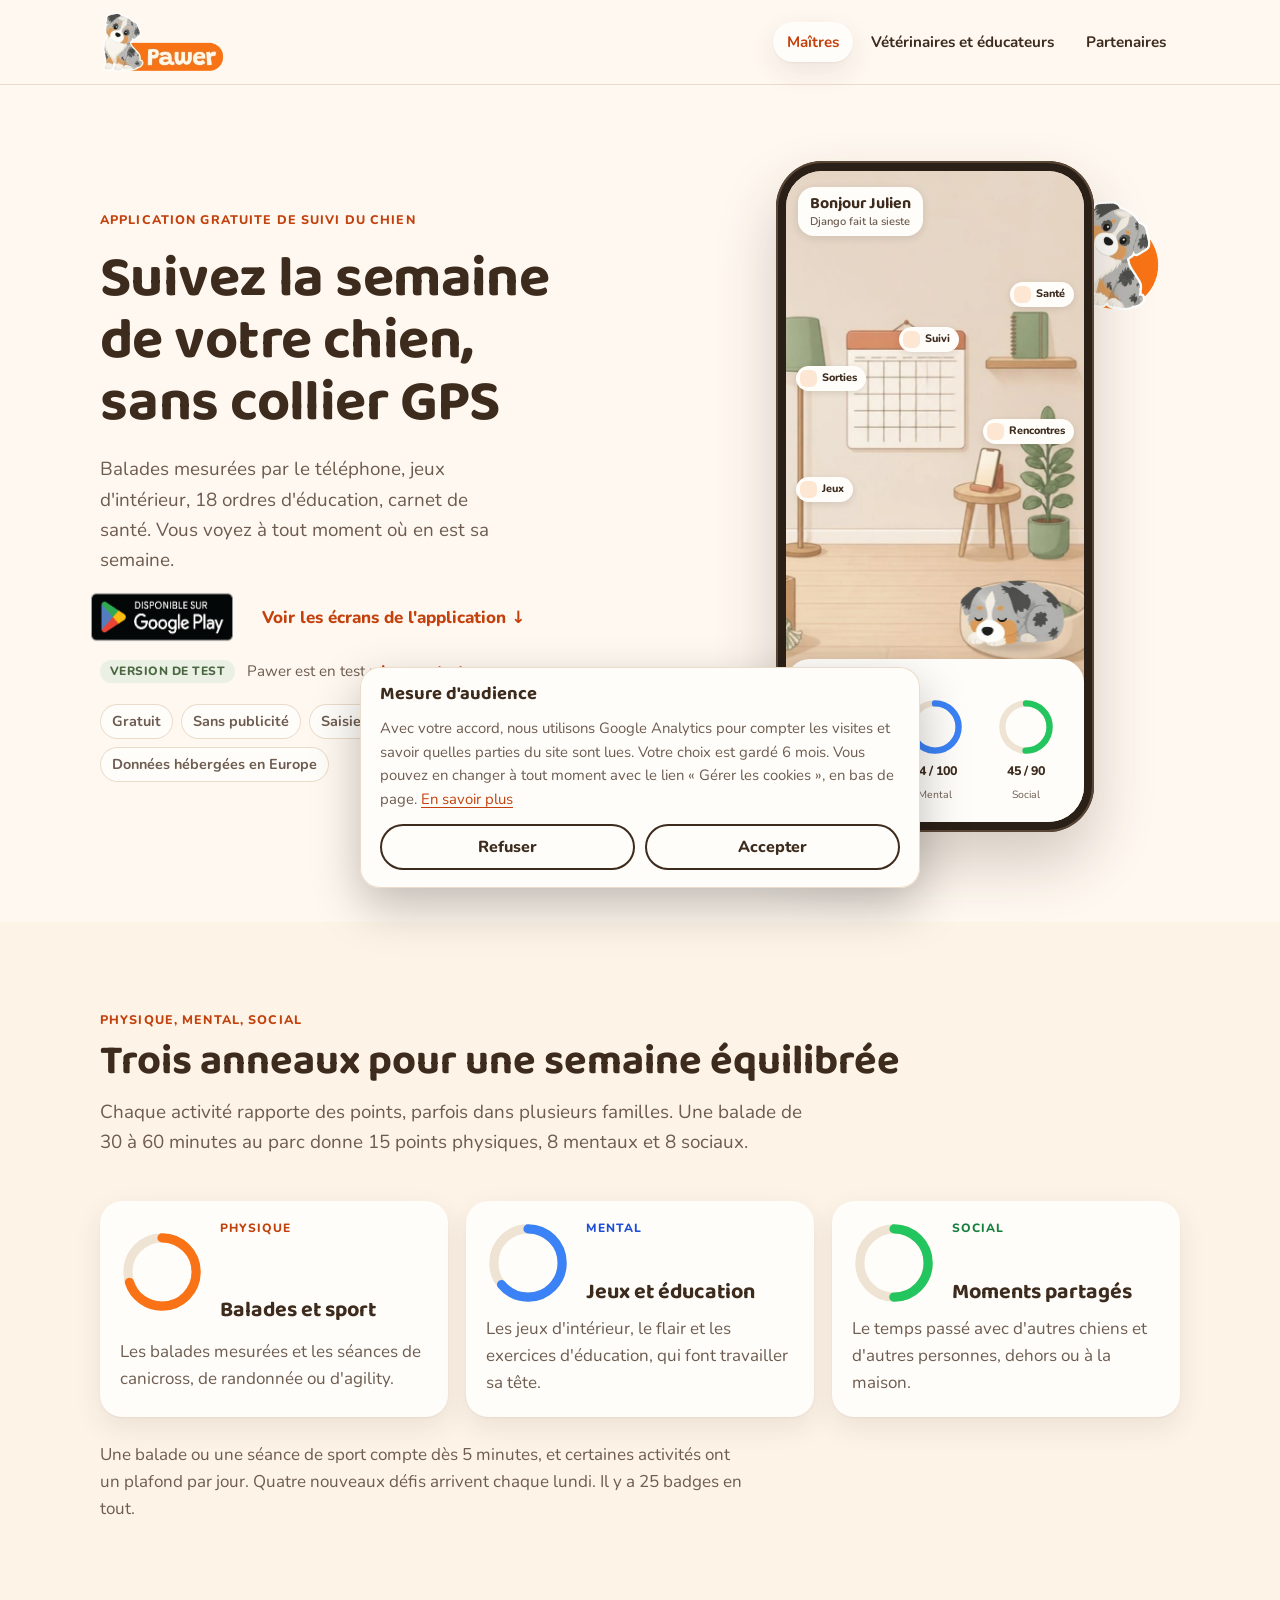
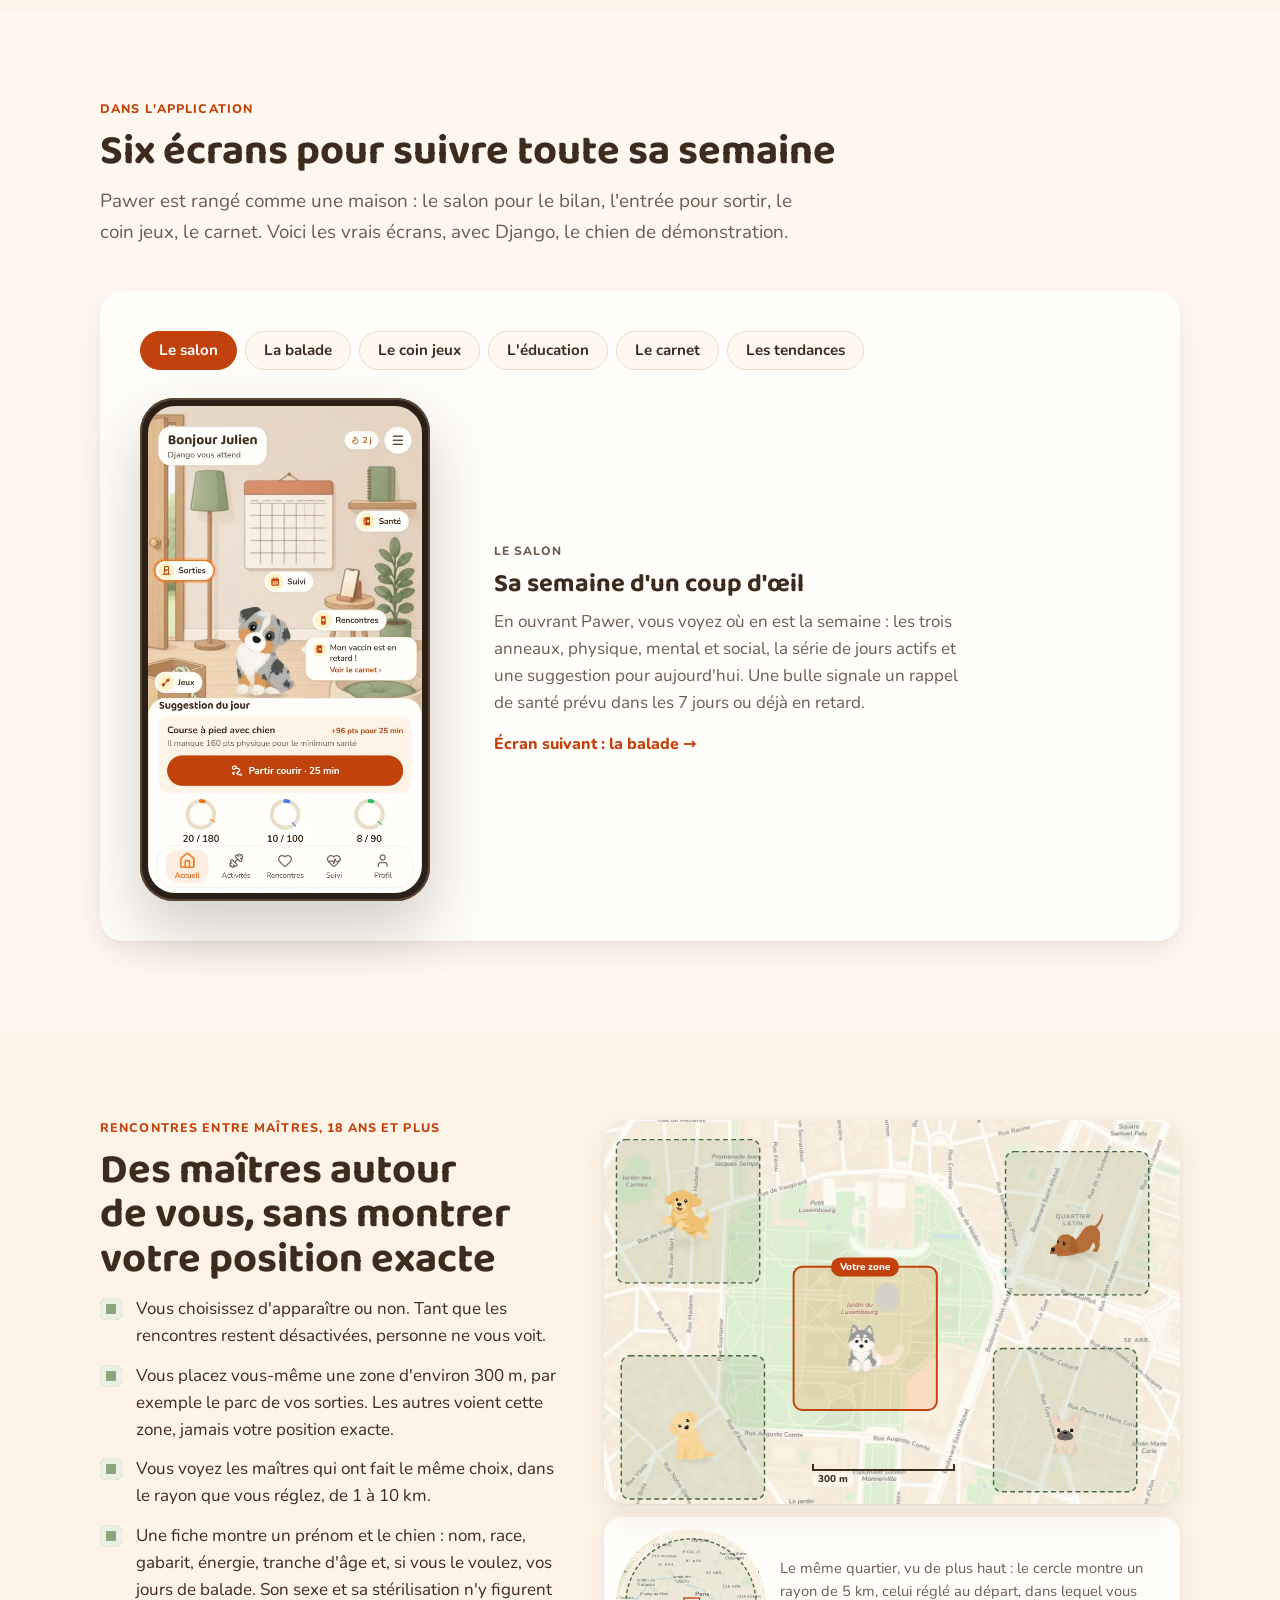
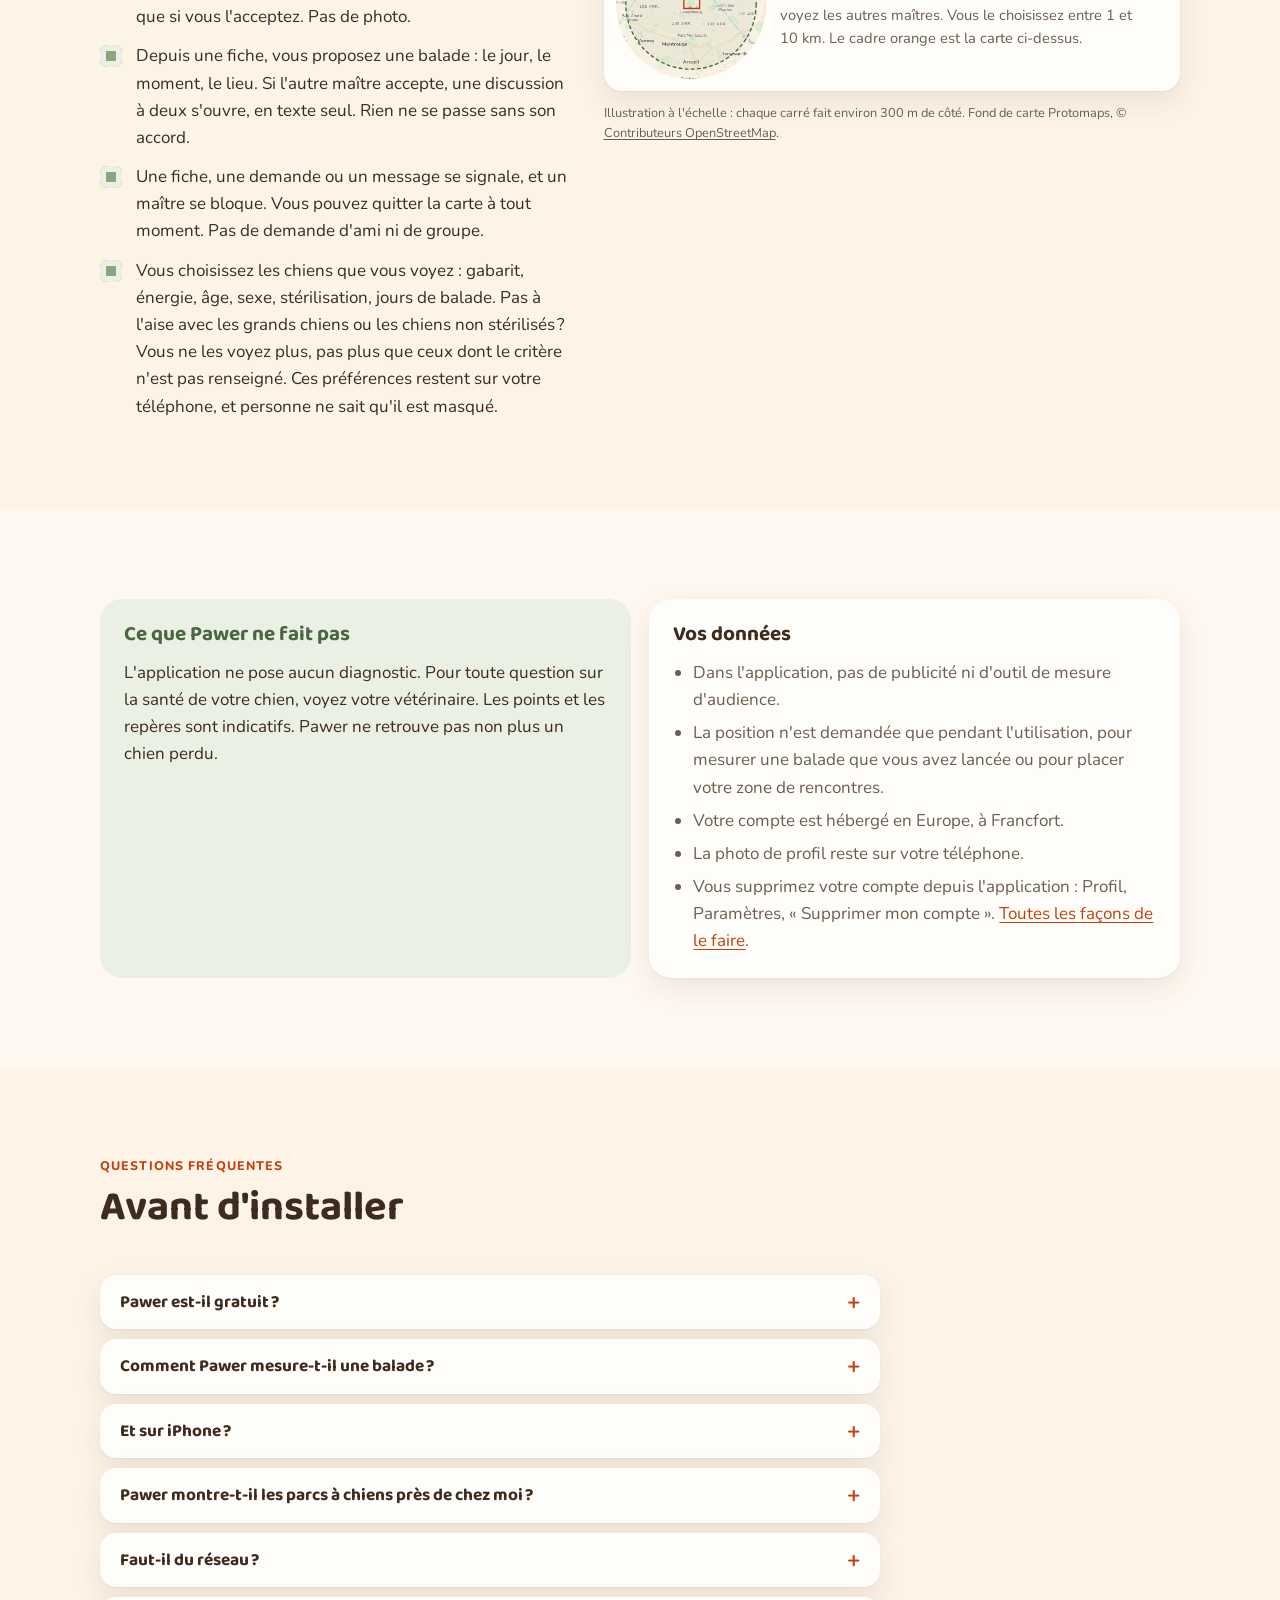
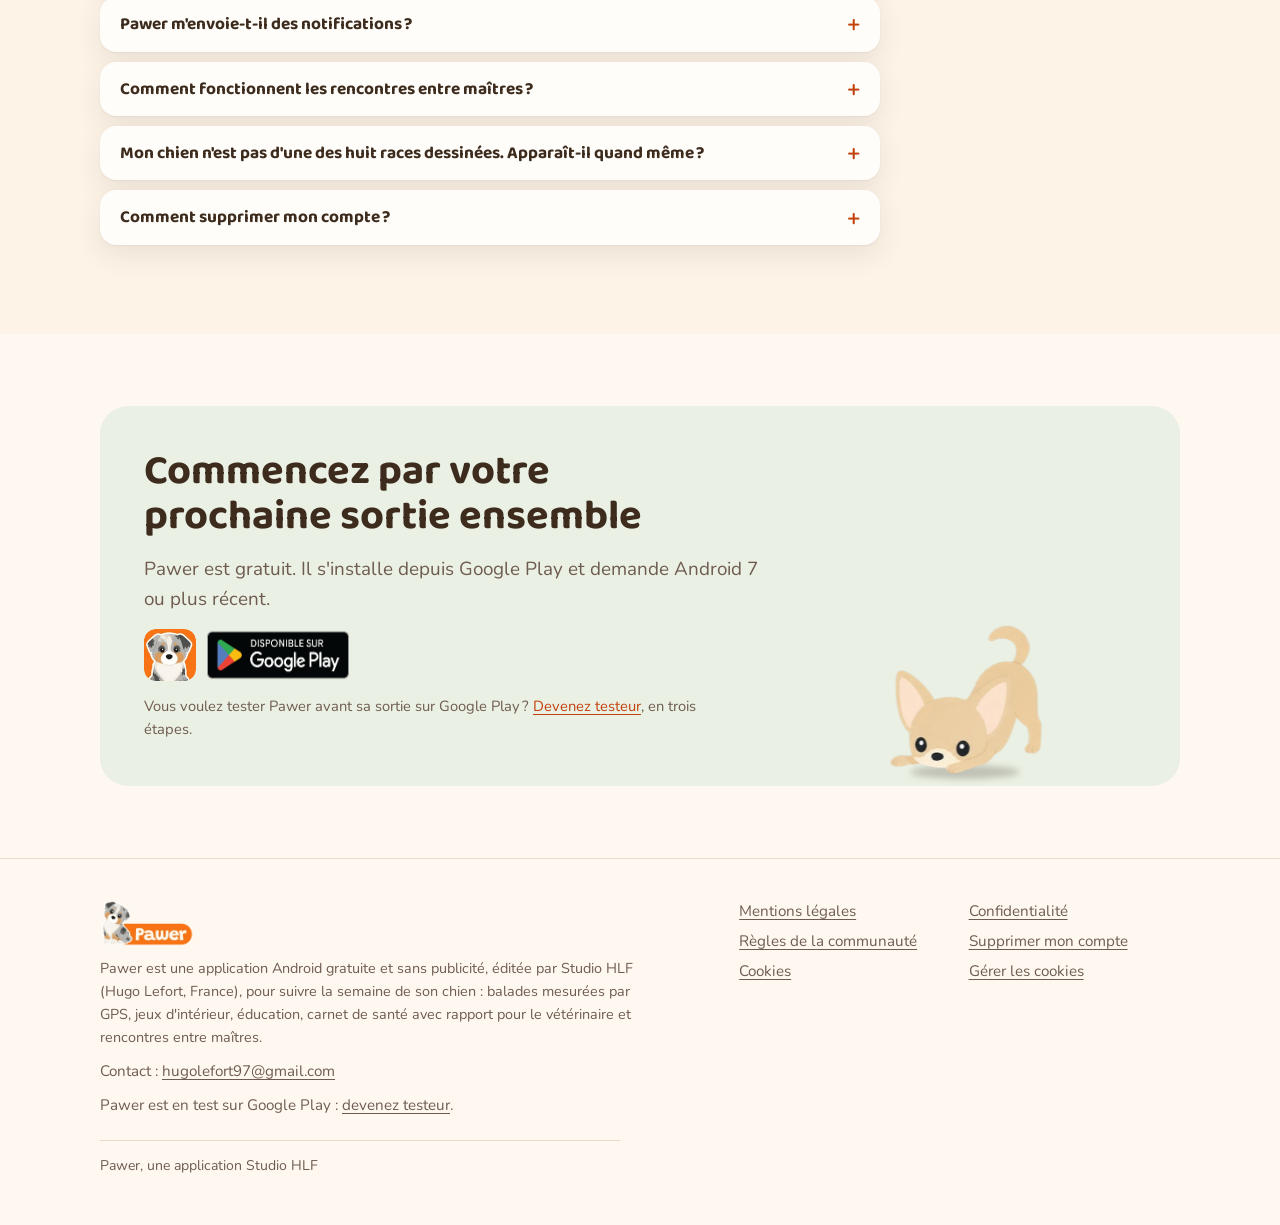
<file: index.html>
<!doctype html>
<html lang="fr" data-page="maitres" data-racine="/">
<head>
<meta charset="utf-8">
<meta name="viewport" content="width=device-width, initial-scale=1, viewport-fit=cover">
<title>Pawer : application gratuite de suivi pour votre chien</title>
<meta name="description" content="Balades mesurées, jeux d'intérieur, éducation, carnet de santé et rapport pour le vétérinaire. Pawer est gratuit, sans publicité, sur Android.">
<link rel="canonical" href="https://pawer.studiohlf.com/">
<link rel="alternate" hreflang="fr" href="https://pawer.studiohlf.com/">
<link rel="alternate" hreflang="x-default" href="https://pawer.studiohlf.com/">
<meta name="theme-color" content="#FFF8F0" media="(prefers-color-scheme: light)">
<meta name="theme-color" content="#1E1611" media="(prefers-color-scheme: dark)">
<meta name="pawer-ga" content="G-XKE6YXJK5M">
<meta property="og:type" content="website">
<meta property="og:site_name" content="Pawer">
<meta property="og:locale" content="fr_FR">
<meta property="og:title" content="Pawer : application gratuite de suivi pour votre chien">
<meta property="og:description" content="Balades mesurées, jeux d'intérieur, éducation, carnet de santé et rapport pour le vétérinaire. Pawer est gratuit, sans publicité, sur Android.">
<meta property="og:url" content="https://pawer.studiohlf.com/">
<meta property="og:image" content="https://pawer.studiohlf.com/og-image-1200x630.png">
<meta property="og:image:width" content="1200">
<meta property="og:image:height" content="630">
<meta property="og:image:alt" content="Logo de Pawer : le berger australien de l'application, tête penchée, au-dessus d'une pastille orange">
<meta name="twitter:card" content="summary_large_image">
<meta name="twitter:title" content="Pawer : application gratuite de suivi pour votre chien">
<meta name="twitter:description" content="Balades mesurées, jeux d'intérieur, éducation, carnet de santé et rapport pour le vétérinaire. Pawer est gratuit, sans publicité, sur Android.">
<meta name="twitter:image" content="https://pawer.studiohlf.com/og-image-1200x630.png">
<link rel="icon" type="image/png" sizes="32x32" href="/favicon-32.png">
<link rel="apple-touch-icon" href="/apple-touch-icon-180.png">
<link rel="manifest" href="/site.webmanifest">
<link rel="preload" href="/assets/polices/nunito-latin-wght.woff2" as="font" type="font/woff2" crossorigin>
<link rel="preload" href="/assets/polices/baloo-2-latin-wght.woff2" as="font" type="font/woff2" crossorigin>
<link rel="stylesheet" href="/assets/css/site.css">
<link rel="stylesheet" href="/assets/css/chiens.css">
<link rel="stylesheet" href="/assets/css/maitres.css">
<script type="application/ld+json">
{
 "@context": "https://schema.org",
 "@graph": [
  {
   "@type": "WebSite",
   "@id": "https://pawer.studiohlf.com/#site",
   "url": "https://pawer.studiohlf.com/",
   "name": "Pawer",
   "inLanguage": "fr",
   "publisher": {
    "@id": "https://pawer.studiohlf.com/#editeur"
   }
  },
  {
   "@type": "Organization",
   "@id": "https://pawer.studiohlf.com/#editeur",
   "name": "Studio HLF",
   "url": "https://pawer.studiohlf.com/",
   "email": "hugolefort97@gmail.com",
   "founder": {
    "@type": "Person",
    "name": "Hugo Lefort"
   },
   "logo": {
    "@type": "ImageObject",
    "url": "https://pawer.studiohlf.com/icon-512.png",
    "width": 512,
    "height": 512
   },
   "address": {
    "@type": "PostalAddress",
    "addressCountry": "FR"
   }
  },
  {
   "@type": "MobileApplication",
   "@id": "https://pawer.studiohlf.com/#application",
   "name": "Pawer",
   "description": "Pawer est une application Android gratuite et sans publicité, éditée par Studio HLF (Hugo Lefort, France), pour suivre la semaine de son chien : balades mesurées par GPS, jeux d'intérieur, éducation, carnet de santé avec rapport pour le vétérinaire et rencontres entre maîtres.",
   "operatingSystem": "Android 7.0 ou plus récent",
   "applicationCategory": "LifestyleApplication",
   "inLanguage": "fr",
   "isAccessibleForFree": true,
   "offers": {
    "@type": "Offer",
    "price": "0",
    "priceCurrency": "EUR"
   },
   "installUrl": "https://play.google.com/store/apps/details?id=com.studiohlf.pawer",
   "url": "https://pawer.studiohlf.com/",
   "publisher": {
    "@id": "https://pawer.studiohlf.com/#editeur"
   },
   "author": {
    "@id": "https://pawer.studiohlf.com/#editeur"
   },
   "image": "https://pawer.studiohlf.com/icon-512.png",
   "featureList": [
    "Balades mesurées par GPS : durée, distance et trajet sur une carte",
    "Conseils chaleur et froid au départ des balades (météo MET Norway)",
    "Jeux d'intérieur, séances de sport et défis personnels",
    "18 ordres d'éducation en trois niveaux, avec leur source",
    "Carnet de santé : pesées, poids cible, vaccins, vermifuges, rendez-vous, rappels, journal de comportement",
    "Rapport PDF pour le vétérinaire",
    "Lieux pour chiens autour de vous : parcs à chiens, points d'eau, vétérinaires (OpenStreetMap)",
    "Rencontres entre maîtres (18 ans et plus) : zone d'environ 300 m, rayon de 1 à 10 km, demande de balade puis discussion en texte seul",
    "Sans publicité, utilisable sans réseau, données hébergées en Europe (Francfort)"
   ]
  },
  {
   "@type": "FAQPage",
   "@id": "https://pawer.studiohlf.com/#faq",
   "mainEntity": [
    {
     "@type": "Question",
     "name": "Pawer est-il gratuit ?",
     "acceptedAnswer": {
      "@type": "Answer",
      "text": "Oui. Une formule Pawer+ viendra plus tard, avec les programmes guidés et du contenu en plus. Le carnet, les balades, le rapport pour le vétérinaire et les rencontres resteront gratuits."
     }
    },
    {
     "@type": "Question",
     "name": "Comment Pawer mesure-t-il une balade ?",
     "acceptedAnswer": {
      "@type": "Answer",
      "text": "Avec le GPS de votre téléphone. Aucun boîtier à acheter. Le trajet s'affiche sur une carte pendant la balade, puis reste dans l'historique."
     }
    },
    {
     "@type": "Question",
     "name": "Et sur iPhone ?",
     "acceptedAnswer": {
      "@type": "Answer",
      "text": "Pas pour l'instant. Pawer demande Android 7 ou plus récent."
     }
    },
    {
     "@type": "Question",
     "name": "Pawer montre-t-il les parcs à chiens près de chez moi ?",
     "acceptedAnswer": {
      "@type": "Answer",
      "text": "Oui. Une carte autour de vous montre les parcs à chiens, les espaces verts où les chiens sont admis, les points d'eau, les vétérinaires et les distributeurs de sacs, d'après OpenStreetMap. Un lieu manque ? Vous le proposez, et il est vérifié avant d'être visible des autres. Un lieu faux se signale."
     }
    },
    {
     "@type": "Question",
     "name": "Faut-il du réseau ?",
     "acceptedAnswer": {
      "@type": "Answer",
      "text": "Pas pour le suivi. Vos saisies partent dès que le réseau revient. L'inscription, la connexion, les rencontres, les lieux et la météo en demandent."
     }
    },
    {
     "@type": "Question",
     "name": "Pawer m'envoie-t-il des notifications ?",
     "acceptedAnswer": {
      "@type": "Answer",
      "text": "Seulement si vous les acceptez, à la fin de l'inscription. Ce sont des rappels d'activité, un par jour au plus : une balade aux moments où vous sortez d'habitude, une idée d'activité à la maison, votre série à ne pas perdre, ou un mot après quelques jours sans nouvelles. Chacun se règle ou se coupe. Ils sont préparés sur votre téléphone, sans passer par nos serveurs."
     }
    },
    {
     "@type": "Question",
     "name": "Comment fonctionnent les rencontres entre maîtres ?",
     "acceptedAnswer": {
      "@type": "Answer",
      "text": "Vous placez une zone d'environ 300 m et voyez les maîtres qui se montrent dans le rayon que vous réglez, de 1 à 10 km. Les autres voient votre zone, jamais votre position exacte. Vous filtrez les chiens par gabarit, énergie, âge, sexe, stérilisation et jours de balade, puis vous proposez une balade. Une discussion en texte seul s'ouvre seulement si l'autre maître accepte. Réservé aux 18 ans et plus."
     }
    },
    {
     "@type": "Question",
     "name": "Mon chien n'est pas d'une des huit races dessinées. Apparaît-il quand même ?",
     "acceptedAnswer": {
      "@type": "Answer",
      "text": "Oui. S'il ressemble à l'une d'elles, il prend son dessin. Sinon, il apparaît en chien blanc animé, comme celui-ci."
     }
    },
    {
     "@type": "Question",
     "name": "Comment supprimer mon compte ?",
     "acceptedAnswer": {
      "@type": "Answer",
      "text": "Dans l'application : Profil, Paramètres, « Supprimer mon compte ». Si vous n'avez plus l'application, la page Supprimer mon compte explique comment demander la suppression par courriel."
     }
    }
   ]
  },
  {
   "@type": "BreadcrumbList",
   "itemListElement": [
    {
     "@type": "ListItem",
     "position": 1,
     "name": "Accueil",
     "item": "https://pawer.studiohlf.com/"
    }
   ]
  }
 ]
}
</script>
</head>
<body>
<a class="lien-evitement" href="#contenu">Aller au contenu</a>
<header class="entete">
  <div class="conteneur">
    <a class="marque" href="/" aria-label="Pawer, page d'accueil">
      <picture class="seul-clair"><source srcset="/assets/img/logo/logotype@2x.webp" type="image/webp"><img src="/assets/img/logo/logotype@2x.png" alt="Pawer" width="220" height="112"></picture>
      <picture class="seul-sombre"><source srcset="/assets/img/logo/logotype-sombre@2x.webp" type="image/webp"><img src="/assets/img/logo/logotype-sombre@2x.png" alt="Pawer" width="220" height="112"></picture>
    </a>
    <nav class="nav" aria-label="Pages du site">
      <a href="/" data-nav="maitres" aria-current="page">Maîtres</a>
      <a href="/pros/" data-nav="pros">Vétérinaires et éducateurs</a>
      <a href="/partenaires/" data-nav="partenaires">Partenaires</a>
    </nav>
  </div>
</header>

<main id="contenu">
  <section class="ouverture">
    <div class="conteneur">
      <div class="ouverture-texte">
        <p class="surtitre">Application gratuite de suivi du chien</p>
        <h1>Suivez la semaine de votre chien, sans collier GPS</h1>
        <p class="chapeau">Balades mesurées par le téléphone, jeux d'intérieur, 18 ordres d'éducation, carnet de santé. Vous voyez à tout moment où en est sa semaine.</p>
        <div class="actions">
          <a class="badge-play" href="https://play.google.com/store/apps/details?id=com.studiohlf.pawer" data-emplacement="ouverture"><img src="/assets/img/google-play-fr.png" alt="Disponible sur Google Play" width="646" height="250"></a>
          <a class="lien-fleche" href="#maison">Voir les écrans de l'application</a>
        </div>
        <p class="en-test"><span>Version de test</span> Pawer est en test : <a href="/tester/">devenez testeur</a></p>
        <ul class="reperes" aria-label="En bref">
          <li>Gratuit</li>
          <li>Sans publicité</li>
          <li>Saisies gardées sans réseau</li>
          <li>Données hébergées en Europe</li>
        </ul>
      </div>

      <div class="scene-telephone">
        <span class="coucou" data-anim aria-hidden="true"><img src="/assets/img/logo/coucou@2x.webp" alt="" width="400" height="400"></span>
        <div class="telephone" role="img" aria-label="L'écran d'accueil de Pawer : le salon, le chien qui dort dans son panier et les trois anneaux de la semaine">
          <div class="ecran">
            <img class="decor" src="/assets/img/decors/salon.webp" alt="" width="768" height="1367">
            <div class="salut">Bonjour Julien<small>Django fait la sieste</small></div>
            <span class="puce" style="left:10px;top:30%"><i></i>Sorties</span>
            <span class="puce" style="left:38%;top:24%"><i></i>Suivi</span>
            <span class="puce" style="right:10px;top:17%"><i></i>Santé</span>
            <span class="puce" style="right:10px;top:38%"><i></i>Rencontres</span>
            <span class="puce" style="left:10px;top:47%"><i></i>Jeux</span>
            <div class="panier">
              <div class="chien-marionnette" data-race="berger-australien" data-pose="endormi" aria-hidden="true">
                <img src="/assets/img/chiens/berger-australien-endormi.webp" alt="" width="383" height="263">
              </div>
              <span class="zzz" aria-hidden="true"><span>z</span><span>z</span><span>z</span></span>
            </div>
            <div class="feuille" data-anneaux>
              <b class="titre-feuille">Ma semaine</b>
              <div class="anneaux-ecran">
                <div>
                  <svg viewBox="0 0 64 64"><circle class="piste-ecran" cx="32" cy="32" r="26" fill="none" stroke-width="7"/><circle class="anneau-v" cx="32" cy="32" r="26" fill="none" stroke-width="7" stroke-linecap="round" style="stroke:var(--physique);--v:114.35" transform="rotate(-90 32 32)"/></svg>
                  <b>126 / 180</b><span>Physique</span>
                </div>
                <div>
                  <svg viewBox="0 0 64 64"><circle class="piste-ecran" cx="32" cy="32" r="26" fill="none" stroke-width="7"/><circle class="anneau-v a2" cx="32" cy="32" r="26" fill="none" stroke-width="7" stroke-linecap="round" style="stroke:var(--mental);--v:104.55" transform="rotate(-90 32 32)"/></svg>
                  <b>64 / 100</b><span>Mental</span>
                </div>
                <div>
                  <svg viewBox="0 0 64 64"><circle class="piste-ecran" cx="32" cy="32" r="26" fill="none" stroke-width="7"/><circle class="anneau-v a3" cx="32" cy="32" r="26" fill="none" stroke-width="7" stroke-linecap="round" style="stroke:var(--social);--v:81.68" transform="rotate(-90 32 32)"/></svg>
                  <b>45 / 90</b><span>Social</span>
                </div>
              </div>
            </div>
          </div>
        </div>
      </div>
    </div>
  </section>

  <section class="section teintee" id="semaine">
    <div class="conteneur">
      <div class="entete-section">
        <p class="surtitre">Physique, mental, social</p>
        <h2>Trois anneaux pour une semaine équilibrée</h2>
        <p class="chapeau">Chaque activité rapporte des points, parfois dans plusieurs familles. Une balade de 30 à 60 minutes au parc donne 15 points physiques, 8 mentaux et 8 sociaux.</p>
      </div>
      <div class="trois" data-anneaux>
        <article class="famille physique">
          <svg viewBox="0 0 64 64" aria-hidden="true"><circle class="piste" cx="32" cy="32" r="26" fill="none" stroke-width="7"/><circle class="anneau-v" cx="32" cy="32" r="26" fill="none" stroke-width="7" stroke-linecap="round" style="stroke:var(--physique);--v:114.35" transform="rotate(-90 32 32)"/></svg>
          <span class="nom-famille">Physique</span>
          <h3>Balades et sport</h3>
          <p>Les balades mesurées et les séances de canicross, de randonnée ou d'agility.</p>
        </article>
        <article class="famille mental">
          <svg viewBox="0 0 64 64" aria-hidden="true"><circle class="piste" cx="32" cy="32" r="26" fill="none" stroke-width="7"/><circle class="anneau-v a2" cx="32" cy="32" r="26" fill="none" stroke-width="7" stroke-linecap="round" style="stroke:var(--mental);--v:104.55" transform="rotate(-90 32 32)"/></svg>
          <span class="nom-famille">Mental</span>
          <h3>Jeux et éducation</h3>
          <p>Les jeux d'intérieur, le flair et les exercices d'éducation, qui font travailler sa tête.</p>
        </article>
        <article class="famille social">
          <svg viewBox="0 0 64 64" aria-hidden="true"><circle class="piste" cx="32" cy="32" r="26" fill="none" stroke-width="7"/><circle class="anneau-v a3" cx="32" cy="32" r="26" fill="none" stroke-width="7" stroke-linecap="round" style="stroke:var(--social);--v:81.68" transform="rotate(-90 32 32)"/></svg>
          <span class="nom-famille">Social</span>
          <h3>Moments partagés</h3>
          <p>Le temps passé avec d'autres chiens et d'autres personnes, dehors ou à la maison.</p>
        </article>
      </div>
      <p class="garde-fous">Une balade ou une séance de sport compte dès 5 minutes, et certaines activités ont un plafond par jour. Quatre nouveaux défis arrivent chaque lundi. Il y a 25 badges en tout.</p>
    </div>
  </section>

  <section class="section" id="maison">
    <div class="conteneur">
      <div class="entete-section">
        <p class="surtitre">Dans l'application</p>
        <h2>Six écrans pour suivre toute sa semaine</h2>
        <p class="chapeau">Pawer est rangé comme une maison : le salon pour le bilan, l'entrée pour sortir, le coin jeux, le carnet. Voici les vrais écrans, avec Django, le chien de démonstration.</p>
      </div>
      <div class="visite" data-visite>
      <div class="visite-onglets" role="tablist" aria-label="Écrans de l'application">
        <button class="visite-onglet" type="button" role="tab" id="onglet-salon" aria-controls="ecran-salon" aria-selected="true">Le salon</button>
        <button class="visite-onglet" type="button" role="tab" id="onglet-balade" aria-controls="ecran-balade" aria-selected="false" tabindex="-1">La balade</button>
        <button class="visite-onglet" type="button" role="tab" id="onglet-jeux" aria-controls="ecran-jeux" aria-selected="false" tabindex="-1">Le coin jeux</button>
        <button class="visite-onglet" type="button" role="tab" id="onglet-education" aria-controls="ecran-education" aria-selected="false" tabindex="-1">L'éducation</button>
        <button class="visite-onglet" type="button" role="tab" id="onglet-carnet" aria-controls="ecran-carnet" aria-selected="false" tabindex="-1">Le carnet</button>
        <button class="visite-onglet" type="button" role="tab" id="onglet-tendances" aria-controls="ecran-tendances" aria-selected="false" tabindex="-1">Les tendances</button>
      </div>
      <div class="visite-panneau" role="tabpanel" id="ecran-salon" aria-labelledby="onglet-salon">
        <div class="telephone visite-telephone">
          <div class="ecran"><img src="/assets/img/ecrans/salon.webp" alt="Écran d'accueil de Pawer : le salon dessiné avec le chien, la suggestion du jour et les trois anneaux de la semaine" width="540" height="960" loading="lazy" decoding="async"></div>
        </div>
        <div class="visite-texte">
          <p class="lieu">Le salon</p>
          <h3>Sa semaine d'un coup d'œil</h3>
          <p>En ouvrant Pawer, vous voyez où en est la semaine : les trois anneaux, physique, mental et social, la série de jours actifs et une suggestion pour aujourd'hui. Une bulle signale un rappel de santé prévu dans les 7 jours ou déjà en retard.</p>
        </div>
      </div>
      <div class="visite-panneau" role="tabpanel" id="ecran-balade" aria-labelledby="onglet-balade" data-cache>
        <div class="telephone visite-telephone">
          <div class="ecran"><img src="/assets/img/ecrans/balade.webp" alt="Écran d'une balade en cours dans Pawer : durée, distance et allure, avec le trajet tracé sur la carte du quartier" width="540" height="960" loading="lazy" decoding="async"></div>
        </div>
        <div class="visite-texte">
          <p class="lieu">La balade</p>
          <h3>Vous marchez, le téléphone compte</h3>
          <p>Le GPS du téléphone mesure la durée, la distance et l'allure, sans collier ni boîtier. Le trajet se dessine sur la carte pendant que vous marchez. De retour, vous le retrouvez dans l'historique avec « Voir le trajet ». Par forte chaleur ou grand froid, un conseil au départ vous dit quand sortir.</p>
        </div>
      </div>
      <div class="visite-panneau" role="tabpanel" id="ecran-jeux" aria-labelledby="onglet-jeux" data-cache>
        <div class="telephone visite-telephone">
          <div class="ecran"><img src="/assets/img/ecrans/jeux.webp" alt="Coin jeux de Pawer : jeux d'occupation à valider, comme le Kong fourré et le tapis de fouille" width="540" height="960" loading="lazy" decoding="async"></div>
        </div>
        <div class="visite-texte">
          <p class="lieu">Le coin jeux</p>
          <h3>De quoi l'occuper les jours de pluie</h3>
          <p>Kong fourré, tapis de fouille, recherche de friandises : des jeux d'occupation, de flair et de papouilles à faire en appartement. Chacun se valide une fois par jour et nourrit l'anneau mental. Vous pouvez aussi créer vos propres défis, gardés avec votre compte.</p>
        </div>
      </div>
      <div class="visite-panneau" role="tabpanel" id="ecran-education" aria-labelledby="onglet-education" data-cache>
        <div class="telephone visite-telephone">
          <div class="ecran"><img src="/assets/img/ecrans/education.webp" alt="Écran Obéissance de Pawer : l'ordre « Pas bouger » à valider, avec ses sources AKC, Kennel Club et Société Centrale Canine" width="540" height="960" loading="lazy" decoding="async"></div>
        </div>
        <div class="visite-texte">
          <p class="lieu">L'éducation</p>
          <h3>18 ordres, chacun avec sa source</h3>
          <p>Assis, couché, rappel, pas bouger, puis la marche au pied, en trois niveaux de six. Chaque ordre cite sa source : Société Centrale Canine, AKC, Kennel Club, FCI ou étude publiée. Le bouton « Valider » s'ouvre 12 heures après le début, le temps de vraiment s'entraîner.</p>
        </div>
      </div>
      <div class="visite-panneau" role="tabpanel" id="ecran-carnet" aria-labelledby="onglet-carnet" data-cache>
        <div class="telephone visite-telephone">
          <div class="ecran"><img src="/assets/img/ecrans/carnet.webp" alt="Carnet de santé de Pawer : le journal du soir et les tendances de la semaine" width="540" height="960" loading="lazy" decoding="async"></div>
        </div>
        <div class="visite-texte">
          <p class="lieu">Le carnet</p>
          <h3>Prêt pour la prochaine visite</h3>
          <p>Pesées, poids cible, vaccins, vermifuges et rendez-vous, avec leurs rappels. Le soir, si vous l'activez, une notification vous propose de remplir le journal de comportement. Avant la visite, vous partagez un rapport PDF de quatre semaines avec votre vétérinaire.</p><p><a href="/pros/">Voir ce que contient le rapport</a></p>
        </div>
      </div>
      <div class="visite-panneau" role="tabpanel" id="ecran-tendances" aria-labelledby="onglet-tendances" data-cache>
        <div class="telephone visite-telephone">
          <div class="ecran"><img src="/assets/img/ecrans/tendances.webp" alt="Écran des tendances de Pawer : les minutes actives de chaque semaine comparées aux semaines précédentes" width="540" height="960" loading="lazy" decoding="async"></div>
        </div>
        <div class="visite-texte">
          <p class="lieu">Les tendances</p>
          <h3>Comparé à lui-même, jamais aux autres</h3>
          <p>Minutes actives, poids et score corporel : chaque semaine est mise à côté des quatre précédentes de votre chien, jamais de celles d'autres chiens. Pawer montre ce qui change, sans l'expliquer ni poser de diagnostic.</p>
        </div>
      </div>
      </div>
    </div>
  </section>

  <section class="section teintee" id="rencontres">
    <div class="conteneur rencontres-grille">
      <div class="entete-section">
        <p class="surtitre">Rencontres entre maîtres, 18 ans et plus</p>
        <h2>Des maîtres autour de vous, sans montrer votre position exacte</h2>
        <ul class="liste-points">
          <li>Vous choisissez d'apparaître ou non. Tant que les rencontres restent désactivées, personne ne vous voit.</li>
          <li>Vous placez vous-même une zone d'environ 300 m, par exemple le parc de vos sorties. Les autres voient cette zone, jamais votre position exacte.</li>
          <li>Vous voyez les maîtres qui ont fait le même choix, dans le rayon que vous réglez, de 1 à 10 km.</li>
          <li>Une fiche montre un prénom et le chien : nom, race, gabarit, énergie, tranche d'âge et, si vous le voulez, vos jours de balade. Son sexe et sa stérilisation n'y figurent que si vous l'acceptez. Pas de photo.</li>
          <li>Depuis une fiche, vous proposez une balade : le jour, le moment, le lieu. Si l'autre maître accepte, une discussion à deux s'ouvre, en texte seul. Rien ne se passe sans son accord.</li>
          <li>Une fiche, une demande ou un message se signale, et un maître se bloque. Vous pouvez quitter la carte à tout moment. Pas de demande d'ami ni de groupe.</li>
          <li>Vous choisissez les chiens que vous voyez : gabarit, énergie, âge, sexe, stérilisation, jours de balade. Pas à l'aise avec les grands chiens ou les chiens non stérilisés ? Vous ne les voyez plus, pas plus que ceux dont le critère n'est pas renseigné. Ces préférences restent sur votre téléphone, et personne ne sait qu'il est masqué.</li>
        </ul>
      </div>
      <figure class="carte-quartier">
        <div class="quartier" data-anim>
          <img class="seul-clair" src="/assets/carte/quartier-clair.webp" alt="Carte du quartier du Luxembourg, à Paris, avec cinq zones de rencontre d'environ 300 m de côté et un chien sur chacune" width="1200" height="800" loading="lazy">
          <img class="seul-sombre" src="/assets/carte/quartier-sombre.webp" alt="Carte du quartier du Luxembourg, à Paris, avec cinq zones de rencontre d'environ 300 m de côté et un chien sur chacune" width="1200" height="800" loading="lazy">
          <svg viewBox="0 0 1200 800" aria-hidden="true">
            <rect class="zone" x="25.9" y="40.9" width="298.2" height="298.2" rx="18"/>
            <rect class="zone" x="835.9" y="65.9" width="298.2" height="298.2" rx="18"/>
            <rect class="zone" x="810.9" y="475.9" width="298.2" height="298.2" rx="18"/>
            <rect class="zone" x="35.9" y="490.9" width="298.2" height="298.2" rx="18"/>
            <rect class="zone moi" x="394.7" y="305.5" width="298.2" height="298.2" rx="18"/>
          </svg>
          <div class="chien-marionnette sur-carte" data-race="golden-retriever" data-pose="saut" data-decalage="700" aria-hidden="true" style="--x: 14.6%; --sol: 67.5%; --h: 10cqw">
            <img src="/assets/img/chiens/golden-retriever-saut.webp" alt="" width="409" height="452" loading="lazy">
          </div>
          <div class="chien-marionnette sur-carte" data-race="teckel" data-pose="reverence" data-decalage="1300" aria-hidden="true" style="--x: 82.1%; --sol: 64.4%; --h: 8.4cqw">
            <img src="/assets/img/chiens/teckel-reverence.webp" alt="" width="411" height="332" loading="lazy">
          </div>
          <div class="chien-marionnette sur-carte" data-race="bouledogue-francais" data-pose="assis" data-decalage="2100" aria-hidden="true" style="--x: 80%; --sol: 13.1%; --h: 8.2cqw">
            <img src="/assets/img/chiens/bouledogue-francais-assis.webp" alt="" width="270" height="401" loading="lazy">
          </div>
          <div class="chien-marionnette sur-carte" data-race="labrador" data-pose="curieux" data-decalage="3100" aria-hidden="true" style="--x: 15.4%; --sol: 11.25%; --h: 10cqw">
            <img src="/assets/img/chiens/labrador-curieux.webp" alt="" width="365" height="415" loading="lazy">
          </div>
          <div class="chien-marionnette sur-carte" data-race="husky" data-pose="assis" data-decalage="900" aria-hidden="true" style="--x: 45.33%; --sol: 34.4%; --h: 9.6cqw">
            <img src="/assets/img/chiens/husky-assis.webp" alt="" width="307" height="431" loading="lazy">
          </div>
          <span class="etiquette" style="left:45.33%; top:38.2%">Votre zone</span>
          <span class="echelle" style="left:36%"><i></i><span>300 m</span></span>
        </div>
        <div class="ensemble">
          <span class="vignette">
            <img class="seul-clair" src="/assets/carte/ensemble-clair.webp" alt="" width="560" height="560" loading="lazy">
            <img class="seul-sombre" src="/assets/carte/ensemble-sombre.webp" alt="" width="560" height="560" loading="lazy">
            <svg viewBox="0 0 560 560" aria-hidden="true">
              <circle class="rayon" cx="280" cy="280" r="243.3"/>
              <rect x="253.3" y="257.7" width="58.8" height="39.2" fill="none" stroke="#C2410C" stroke-width="5"/>
            </svg>
          </span>
          <p>Le même quartier, vu de plus haut : le cercle montre un rayon de 5 km, celui réglé au départ, dans lequel vous voyez les autres maîtres. Vous le choisissez entre 1 et 10 km. Le cadre orange est la carte ci-dessus.</p>
        </div>
        <figcaption class="credit">Illustration à l'échelle : chaque carré fait environ 300 m de côté. Fond de carte Protomaps, &copy; <a href="https://www.openstreetmap.org/copyright">Contributeurs OpenStreetMap</a>.</figcaption>
      </figure>
    </div>
  </section>

  <section class="section" id="donnees">
    <div class="conteneur engagements">
      <div class="encart sauge">
        <h3>Ce que Pawer ne fait pas</h3>
        <p>L'application ne pose aucun diagnostic. Pour toute question sur la santé de votre chien, voyez votre vétérinaire. Les points et les repères sont indicatifs. Pawer ne retrouve pas non plus un chien perdu.</p>
      </div>
      <div class="encart">
        <h3>Vos données</h3>
        <ul>
          <li>Dans l'application, pas de publicité ni d'outil de mesure d'audience.</li>
          <li>La position n'est demandée que pendant l'utilisation, pour mesurer une balade que vous avez lancée ou pour placer votre zone de rencontres.</li>
          <li>Votre compte est hébergé en Europe, à Francfort.</li>
          <li>La photo de profil reste sur votre téléphone.</li>
          <li>Vous supprimez votre compte depuis l'application : Profil, Paramètres, « Supprimer mon compte ». <a href="/suppression-compte.html">Toutes les façons de le faire</a>.</li>
        </ul>
      </div>
    </div>
  </section>

  <section class="section teintee" id="questions">
    <div class="conteneur">
      <div class="entete-section">
        <p class="surtitre">Questions fréquentes</p>
        <h2>Avant d'installer</h2>
      </div>
      <div class="faq">
        <details>
          <summary>Pawer est-il gratuit ?</summary>
          <div class="reponse"><p>Oui. Une formule Pawer+ viendra plus tard, avec les programmes guidés et du contenu en plus. Le carnet, les balades, le rapport pour le vétérinaire et les rencontres resteront gratuits.</p></div>
        </details>
        <details>
          <summary>Comment Pawer mesure-t-il une balade ?</summary>
          <div class="reponse"><p>Avec le GPS de votre téléphone. Aucun boîtier à acheter. Le trajet s'affiche sur une carte pendant la balade, puis reste dans l'historique.</p></div>
        </details>
        <details>
          <summary>Et sur iPhone ?</summary>
          <div class="reponse"><p>Pas pour l'instant. Pawer demande Android 7 ou plus récent.</p></div>
        </details>
        <details>
          <summary>Pawer montre-t-il les parcs à chiens près de chez moi ?</summary>
          <div class="reponse"><p>Oui. Une carte autour de vous montre les parcs à chiens, les espaces verts où les chiens sont admis, les points d'eau, les vétérinaires et les distributeurs de sacs, d'après OpenStreetMap. Un lieu manque ? Vous le proposez, et il est vérifié avant d'être visible des autres. Un lieu faux se signale.</p></div>
        </details>
        <details>
          <summary>Faut-il du réseau ?</summary>
          <div class="reponse"><p>Pas pour le suivi. Vos saisies partent dès que le réseau revient. L'inscription, la connexion, les rencontres, les lieux et la météo en demandent.</p></div>
        </details>
        <details>
          <summary>Pawer m'envoie-t-il des notifications ?</summary>
          <div class="reponse"><p>Seulement si vous les acceptez, à la fin de l'inscription. Ce sont des rappels d'activité, un par jour au plus : une balade aux moments où vous sortez d'habitude, une idée d'activité à la maison, votre série à ne pas perdre, ou un mot après quelques jours sans nouvelles. Chacun se règle ou se coupe. Ils sont préparés sur votre téléphone, sans passer par nos serveurs.</p></div>
        </details>
        <details>
          <summary>Comment fonctionnent les rencontres entre maîtres ?</summary>
          <div class="reponse"><p>Vous placez une zone d'environ 300 m et voyez les maîtres qui se montrent dans le rayon que vous réglez, de 1 à 10 km. Les autres voient votre zone, jamais votre position exacte. Vous filtrez les chiens par gabarit, énergie, âge, sexe, stérilisation et jours de balade, puis vous proposez une balade. Une discussion en texte seul s'ouvre seulement si l'autre maître accepte. Réservé aux 18 ans et plus.</p></div>
        </details>
        <details>
          <summary>Mon chien n'est pas d'une des huit races dessinées. Apparaît-il quand même ?</summary>
          <div class="reponse">
            <p>Oui. S'il ressemble à l'une d'elles, il prend son dessin. Sinon, il apparaît en chien blanc animé, comme celui-ci.</p>
            <span class="pawer-chien-blanc" data-anim data-pawer-lottie="/assets/lottie/dog-one.json" aria-hidden="true">
              <span class="pawer-chien-blanc__cadre">
                <img class="pawer-chien-blanc__repos" src="/assets/lottie/dog-one-repos.svg" alt="" loading="lazy">
                <span class="pawer-chien-blanc__compo"></span>
              </span>
            </span>
          </div>
        </details>
        <details>
          <summary>Comment supprimer mon compte ?</summary>
          <div class="reponse"><p>Dans l'application : Profil, Paramètres, « Supprimer mon compte ». Si vous n'avez plus l'application, la page <a href="/suppression-compte.html">Supprimer mon compte</a> explique comment demander la suppression par courriel.</p></div>
        </details>
      </div>
    </div>
  </section>

  <section class="appel" id="installer">
    <div class="conteneur">
      <div class="appel-boite avec-chien">
        <div class="appel-texte">
          <h2>Commencez par votre prochaine sortie ensemble</h2>
          <p class="chapeau">Pawer est gratuit. Il s'installe depuis Google Play et demande Android 7 ou plus récent.</p>
          <div class="actions">
            <img class="icone-appli" src="/assets/img/logo/icone-app@2x.webp" alt="" width="104" height="104" loading="lazy">
            <a class="badge-play" href="https://play.google.com/store/apps/details?id=com.studiohlf.pawer" data-emplacement="appel"><img src="/assets/img/google-play-fr.png" alt="Disponible sur Google Play" width="646" height="250" loading="lazy"></a>
          </div>
          <p class="doux petit">Vous voulez tester Pawer avant sa sortie sur Google Play ? <a href="/tester/">Devenez testeur</a>, en trois étapes.</p>
        </div>
        <div class="cadre-chien large">
          <div class="chien-marionnette" data-race="chihuahua" data-pose="reverence" aria-hidden="true">
            <img src="/assets/img/chiens/chihuahua-reverence.webp" alt="" width="365" height="391" loading="lazy">
          </div>
        </div>
      </div>
    </div>
  </section>
</main>

<footer class="pied">
  <div class="conteneur">
    <div class="pied-marque">
      <picture class="seul-clair"><source srcset="/assets/img/logo/logotype@2x.webp" type="image/webp"><img src="/assets/img/logo/logotype@2x.png" alt="" width="220" height="112" loading="lazy"></picture>
      <picture class="seul-sombre"><source srcset="/assets/img/logo/logotype-sombre@2x.webp" type="image/webp"><img src="/assets/img/logo/logotype-sombre@2x.png" alt="" width="220" height="112" loading="lazy"></picture>
      <p class="definition">Pawer est une application Android gratuite et sans publicité, éditée par Studio HLF (Hugo Lefort, France), pour suivre la semaine de son chien : balades mesurées par GPS, jeux d'intérieur, éducation, carnet de santé avec rapport pour le vétérinaire et rencontres entre maîtres.</p>
      <p>Contact : <a href="mailto:hugolefort97@gmail.com" data-sujet="contact">hugolefort97@gmail.com</a></p>
      <p>Pawer est en test sur Google Play : <a href="/tester/">devenez testeur</a>.</p>
    </div>
    <nav aria-label="Informations légales">
      <a href="/mentions-legales/">Mentions légales</a>
      <a href="/confidentialite.html">Confidentialité</a>
      <a href="/regles-communaute.html">Règles de la communauté</a>
      <a href="/suppression-compte.html">Supprimer mon compte</a>
      <a href="/cookies/">Cookies</a>
      <button type="button" class="lien" data-gerer-cookies>Gérer les cookies</button>
    </nav>
    <p class="signature">Pawer, une application Studio HLF</p>
  </div>
</footer>

<div class="consentement" id="consentement" role="dialog" aria-labelledby="consentement-titre" aria-describedby="consentement-texte" hidden>
  <h2 id="consentement-titre">Mesure d'audience</h2>
  <p id="consentement-texte">Avec votre accord, nous utilisons Google Analytics pour compter les visites et savoir quelles parties du site sont lues. Votre choix est gardé 6 mois. Vous pouvez en changer à tout moment avec le lien « Gérer les cookies », en bas de page. <a href="/cookies/">En savoir plus</a></p>
  <div class="choix">
    <button type="button" data-choix="refuse">Refuser</button>
    <button type="button" data-choix="accepte">Accepter</button>
  </div>
</div>
<script src="/assets/js/marionnettes.js" data-monter defer></script>
<script src="/assets/js/site.js" defer></script>
</body>
</html>
</file>
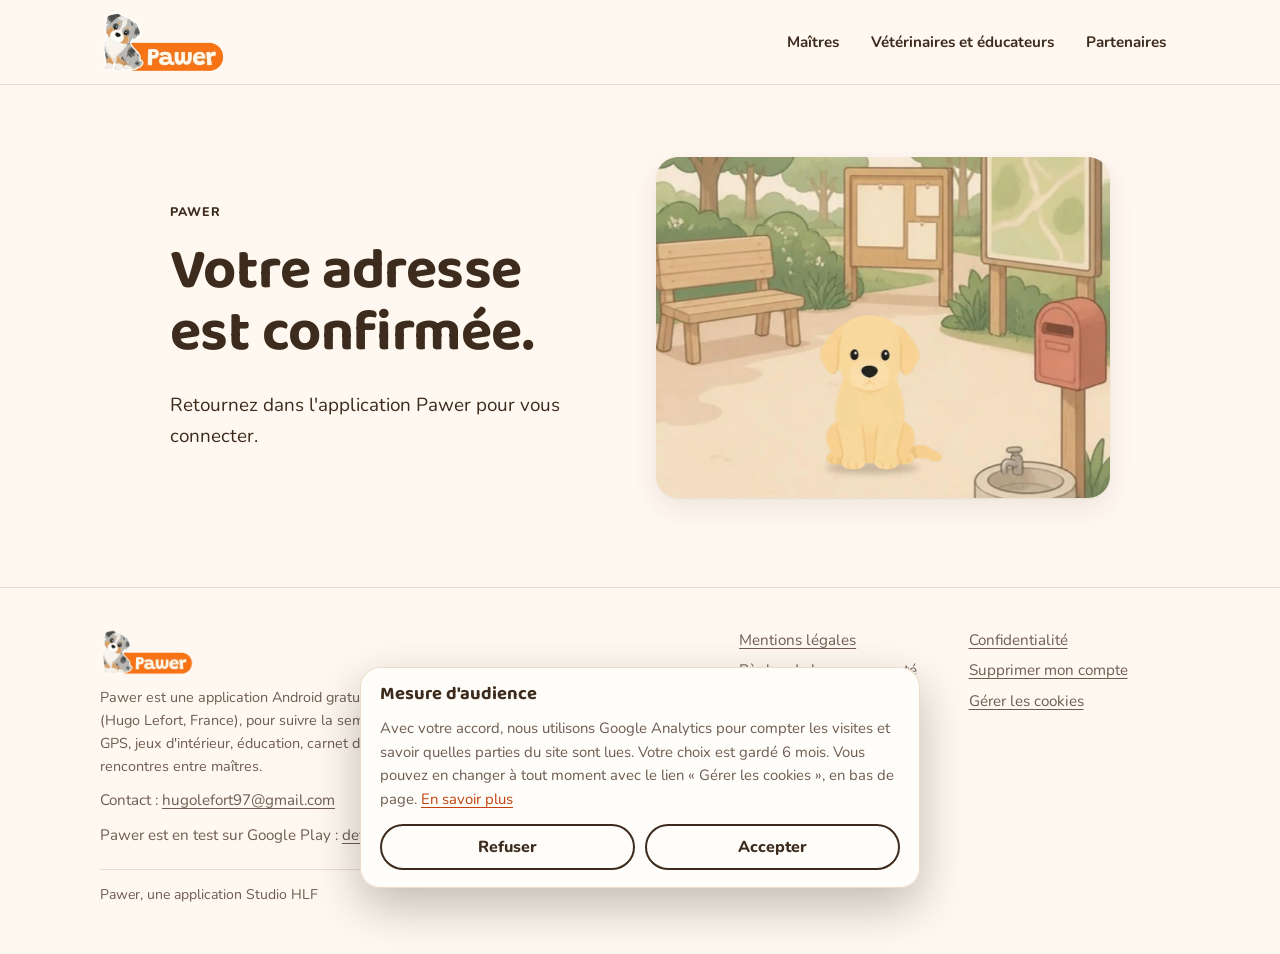
<file: compte-confirme/index.html>
<!doctype html>
<html lang="fr" data-page="compte" data-racine="/">
<head>
<meta charset="utf-8">
<meta name="viewport" content="width=device-width, initial-scale=1, viewport-fit=cover">
<title>Adresse confirmée | Pawer</title>
<meta name="description" content="Votre adresse e-mail est confirmée. Retournez dans l'application Pawer pour vous connecter.">
<meta name="robots" content="noindex">
<meta name="theme-color" content="#FFF8F0" media="(prefers-color-scheme: light)">
<meta name="theme-color" content="#1E1611" media="(prefers-color-scheme: dark)">
<meta name="pawer-ga" content="G-XKE6YXJK5M">
<meta property="og:type" content="website">
<meta property="og:site_name" content="Pawer">
<meta property="og:locale" content="fr_FR">
<meta property="og:title" content="Adresse confirmée | Pawer">
<meta property="og:description" content="Votre adresse e-mail est confirmée. Retournez dans l'application Pawer pour vous connecter.">
<meta property="og:url" content="https://pawer.studiohlf.com/compte-confirme/">
<meta property="og:image" content="https://pawer.studiohlf.com/og-image-1200x630.png">
<meta property="og:image:width" content="1200">
<meta property="og:image:height" content="630">
<meta property="og:image:alt" content="Logo de Pawer : le berger australien de l'application, tête penchée, au-dessus d'une pastille orange">
<meta name="twitter:card" content="summary_large_image">
<meta name="twitter:title" content="Adresse confirmée | Pawer">
<meta name="twitter:description" content="Votre adresse e-mail est confirmée. Retournez dans l'application Pawer pour vous connecter.">
<meta name="twitter:image" content="https://pawer.studiohlf.com/og-image-1200x630.png">
<link rel="icon" type="image/png" sizes="32x32" href="/favicon-32.png">
<link rel="apple-touch-icon" href="/apple-touch-icon-180.png">
<link rel="manifest" href="/site.webmanifest">
<link rel="preload" href="/assets/polices/nunito-latin-wght.woff2" as="font" type="font/woff2" crossorigin>
<link rel="preload" href="/assets/polices/baloo-2-latin-wght.woff2" as="font" type="font/woff2" crossorigin>
<link rel="stylesheet" href="/assets/css/site.css">
<link rel="stylesheet" href="/assets/css/chiens.css">
<link rel="stylesheet" href="/assets/css/pages.css">
<link rel="stylesheet" href="/assets/css/legal.css">

</head>
<body>
<a class="lien-evitement" href="#contenu">Aller au contenu</a>
<header class="entete">
  <div class="conteneur">
    <a class="marque" href="/" aria-label="Pawer, page d'accueil">
      <picture class="seul-clair"><source srcset="/assets/img/logo/logotype@2x.webp" type="image/webp"><img src="/assets/img/logo/logotype@2x.png" alt="Pawer" width="220" height="112"></picture>
      <picture class="seul-sombre"><source srcset="/assets/img/logo/logotype-sombre@2x.webp" type="image/webp"><img src="/assets/img/logo/logotype-sombre@2x.png" alt="Pawer" width="220" height="112"></picture>
    </a>
    <nav class="nav" aria-label="Pages du site">
      <a href="/" data-nav="maitres">Maîtres</a>
      <a href="/pros/" data-nav="pros">Vétérinaires et éducateurs</a>
      <a href="/partenaires/" data-nav="partenaires">Partenaires</a>
    </nav>
  </div>
</header>

<main id="contenu" class="page-texte page-courte">
  <div class="conteneur">
    <div class="deux">
      <div class="ouverture-texte">
        <p class="surtitre">Pawer</p>
        <h1>Votre adresse est confirmée.</h1>
        <p class="chapeau">Retournez dans l'application Pawer pour vous connecter.</p>
      </div>
      <div class="fenetre">
        <img class="decor" src="/assets/img/decors/parc.webp" alt="" width="768" height="1367" style="object-position:50% 60%">
        <div class="chien-marionnette" data-race="labrador" data-pose="assis" aria-hidden="true">
          <img src="/assets/img/chiens/labrador-assis.webp" alt="" width="341" height="418">
        </div>
      </div>
    </div>
  </div>
</main>

<footer class="pied">
  <div class="conteneur">
    <div class="pied-marque">
      <picture class="seul-clair"><source srcset="/assets/img/logo/logotype@2x.webp" type="image/webp"><img src="/assets/img/logo/logotype@2x.png" alt="" width="220" height="112" loading="lazy"></picture>
      <picture class="seul-sombre"><source srcset="/assets/img/logo/logotype-sombre@2x.webp" type="image/webp"><img src="/assets/img/logo/logotype-sombre@2x.png" alt="" width="220" height="112" loading="lazy"></picture>
      <p class="definition">Pawer est une application Android gratuite et sans publicité, éditée par Studio HLF (Hugo Lefort, France), pour suivre la semaine de son chien : balades mesurées par GPS, jeux d'intérieur, éducation, carnet de santé avec rapport pour le vétérinaire et rencontres entre maîtres.</p>
      <p>Contact : <a href="mailto:hugolefort97@gmail.com" data-sujet="contact">hugolefort97@gmail.com</a></p>
      <p>Pawer est en test sur Google Play : <a href="/tester/">devenez testeur</a>.</p>
    </div>
    <nav aria-label="Informations légales">
      <a href="/mentions-legales/">Mentions légales</a>
      <a href="/confidentialite.html">Confidentialité</a>
      <a href="/regles-communaute.html">Règles de la communauté</a>
      <a href="/suppression-compte.html">Supprimer mon compte</a>
      <a href="/cookies/">Cookies</a>
      <button type="button" class="lien" data-gerer-cookies>Gérer les cookies</button>
    </nav>
    <p class="signature">Pawer, une application Studio HLF</p>
  </div>
</footer>

<div class="consentement" id="consentement" role="dialog" aria-labelledby="consentement-titre" aria-describedby="consentement-texte" hidden>
  <h2 id="consentement-titre">Mesure d'audience</h2>
  <p id="consentement-texte">Avec votre accord, nous utilisons Google Analytics pour compter les visites et savoir quelles parties du site sont lues. Votre choix est gardé 6 mois. Vous pouvez en changer à tout moment avec le lien « Gérer les cookies », en bas de page. <a href="/cookies/">En savoir plus</a></p>
  <div class="choix">
    <button type="button" data-choix="refuse">Refuser</button>
    <button type="button" data-choix="accepte">Accepter</button>
  </div>
</div>
<script src="/assets/js/marionnettes.js" data-monter defer></script>
<script src="/assets/js/site.js" defer></script>
</body>
</html>
</file>
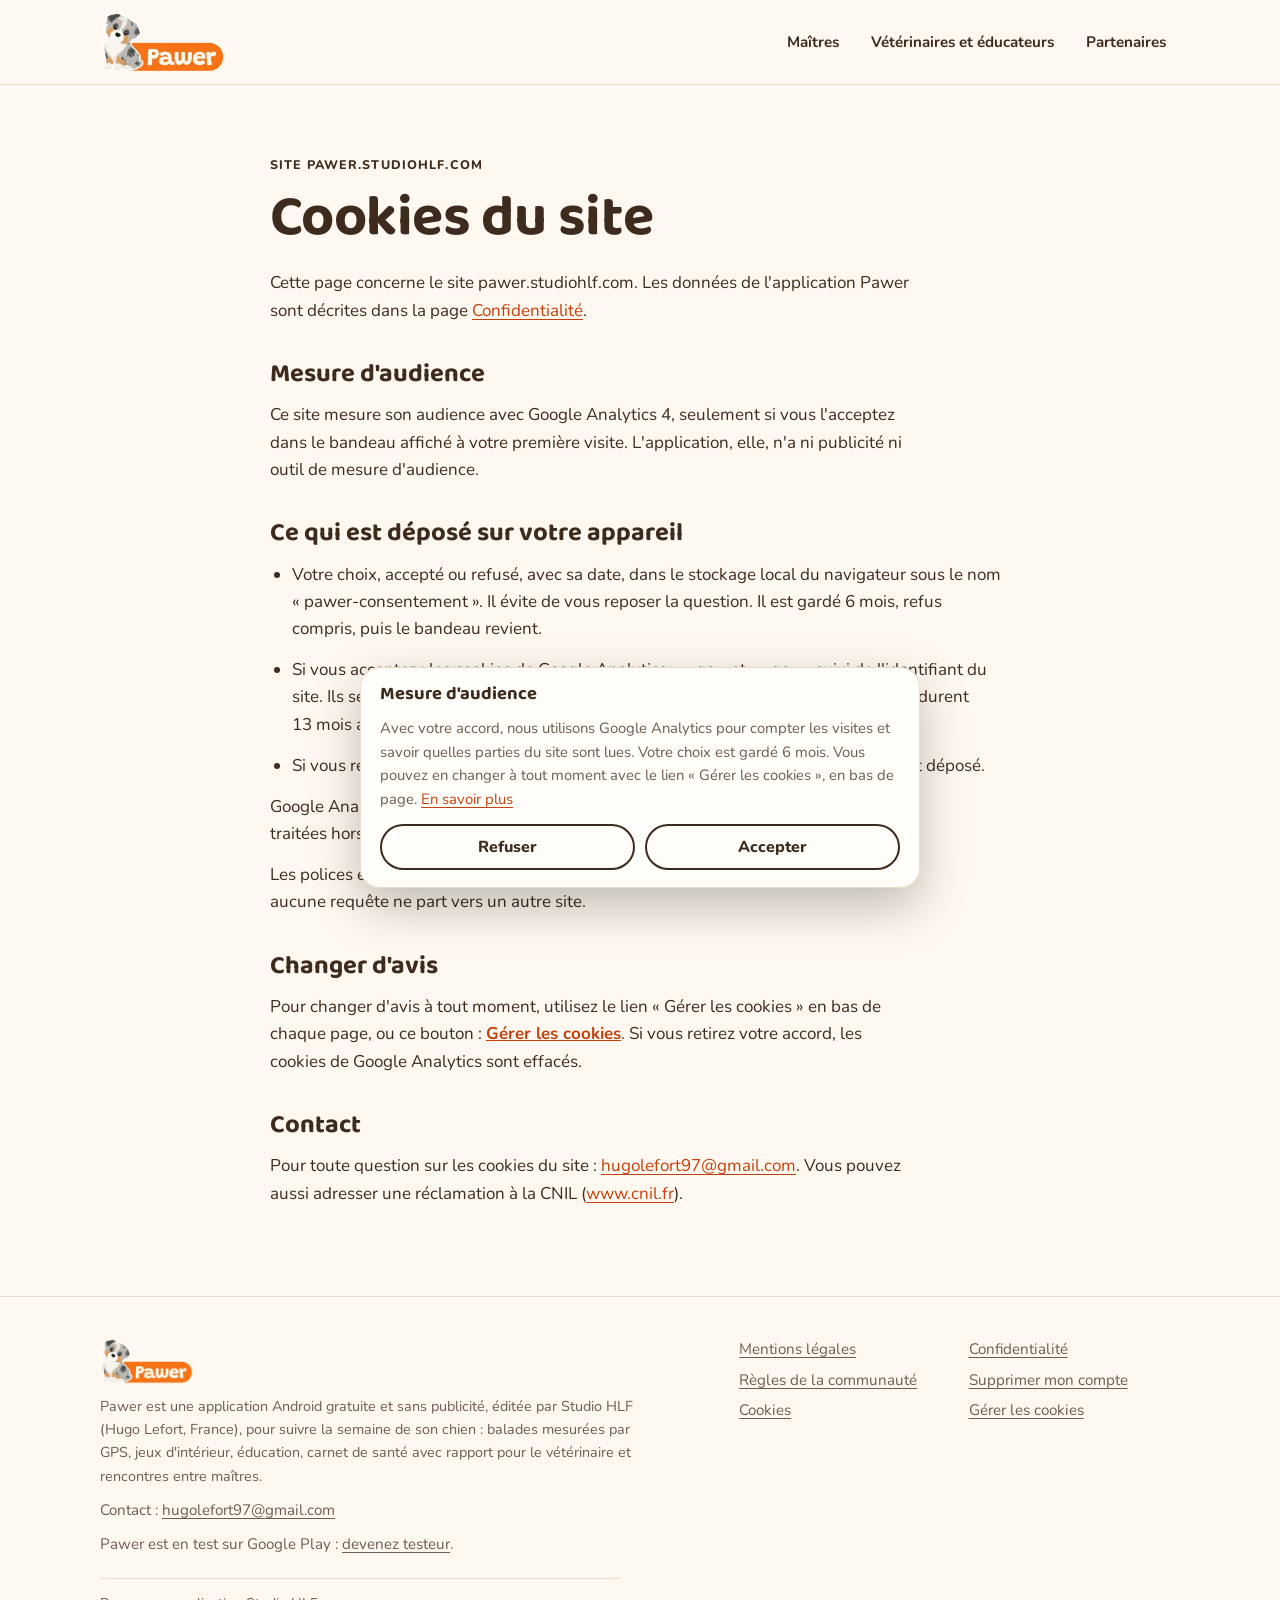
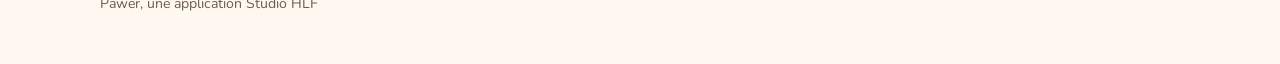
<file: cookies/index.html>
<!doctype html>
<html lang="fr" data-page="legal" data-racine="/">
<head>
<meta charset="utf-8">
<meta name="viewport" content="width=device-width, initial-scale=1, viewport-fit=cover">
<title>Cookies du site | Pawer</title>
<meta name="description" content="Ce que le site pawer.studiohlf.com dépose sur votre appareil, pourquoi, combien de temps, et comment changer d'avis.">
<link rel="canonical" href="https://pawer.studiohlf.com/cookies/">
<link rel="alternate" hreflang="fr" href="https://pawer.studiohlf.com/cookies/">
<link rel="alternate" hreflang="x-default" href="https://pawer.studiohlf.com/cookies/">
<meta name="theme-color" content="#FFF8F0" media="(prefers-color-scheme: light)">
<meta name="theme-color" content="#1E1611" media="(prefers-color-scheme: dark)">
<meta name="pawer-ga" content="G-XKE6YXJK5M">
<meta property="og:type" content="website">
<meta property="og:site_name" content="Pawer">
<meta property="og:locale" content="fr_FR">
<meta property="og:title" content="Cookies du site | Pawer">
<meta property="og:description" content="Ce que le site pawer.studiohlf.com dépose sur votre appareil, pourquoi, combien de temps, et comment changer d'avis.">
<meta property="og:url" content="https://pawer.studiohlf.com/cookies/">
<meta property="og:image" content="https://pawer.studiohlf.com/og-image-1200x630.png">
<meta property="og:image:width" content="1200">
<meta property="og:image:height" content="630">
<meta property="og:image:alt" content="Logo de Pawer : le berger australien de l'application, tête penchée, au-dessus d'une pastille orange">
<meta name="twitter:card" content="summary_large_image">
<meta name="twitter:title" content="Cookies du site | Pawer">
<meta name="twitter:description" content="Ce que le site pawer.studiohlf.com dépose sur votre appareil, pourquoi, combien de temps, et comment changer d'avis.">
<meta name="twitter:image" content="https://pawer.studiohlf.com/og-image-1200x630.png">
<link rel="icon" type="image/png" sizes="32x32" href="/favicon-32.png">
<link rel="apple-touch-icon" href="/apple-touch-icon-180.png">
<link rel="manifest" href="/site.webmanifest">
<link rel="preload" href="/assets/polices/nunito-latin-wght.woff2" as="font" type="font/woff2" crossorigin>
<link rel="preload" href="/assets/polices/baloo-2-latin-wght.woff2" as="font" type="font/woff2" crossorigin>
<link rel="stylesheet" href="/assets/css/site.css">
<link rel="stylesheet" href="/assets/css/chiens.css">
<link rel="stylesheet" href="/assets/css/legal.css">
<script type="application/ld+json">
{
 "@context": "https://schema.org",
 "@graph": [
  {
   "@type": "WebPage",
   "@id": "https://pawer.studiohlf.com/cookies/",
   "url": "https://pawer.studiohlf.com/cookies/",
   "name": "Cookies du site | Pawer",
   "description": "Ce que le site pawer.studiohlf.com dépose sur votre appareil, pourquoi, combien de temps, et comment changer d'avis.",
   "isPartOf": {
    "@id": "https://pawer.studiohlf.com/#site"
   },
   "about": {
    "@id": "https://pawer.studiohlf.com/#application"
   },
   "publisher": {
    "@id": "https://pawer.studiohlf.com/#editeur"
   },
   "inLanguage": "fr"
  },
  {
   "@type": "BreadcrumbList",
   "itemListElement": [
    {
     "@type": "ListItem",
     "position": 1,
     "name": "Accueil",
     "item": "https://pawer.studiohlf.com/"
    },
    {
     "@type": "ListItem",
     "position": 2,
     "name": "Cookies",
     "item": "https://pawer.studiohlf.com/cookies/"
    }
   ]
  }
 ]
}
</script>
</head>
<body>
<a class="lien-evitement" href="#contenu">Aller au contenu</a>
<header class="entete">
  <div class="conteneur">
    <a class="marque" href="/" aria-label="Pawer, page d'accueil">
      <picture class="seul-clair"><source srcset="/assets/img/logo/logotype@2x.webp" type="image/webp"><img src="/assets/img/logo/logotype@2x.png" alt="Pawer" width="220" height="112"></picture>
      <picture class="seul-sombre"><source srcset="/assets/img/logo/logotype-sombre@2x.webp" type="image/webp"><img src="/assets/img/logo/logotype-sombre@2x.png" alt="Pawer" width="220" height="112"></picture>
    </a>
    <nav class="nav" aria-label="Pages du site">
      <a href="/" data-nav="maitres">Maîtres</a>
      <a href="/pros/" data-nav="pros">Vétérinaires et éducateurs</a>
      <a href="/partenaires/" data-nav="partenaires">Partenaires</a>
    </nav>
  </div>
</header>

<main id="contenu" class="page-texte">
  <div class="conteneur">
    <p class="surtitre">Site pawer.studiohlf.com</p>
    <h1>Cookies du site</h1>
    <p>Cette page concerne le site pawer.studiohlf.com. Les données de l'application Pawer sont décrites dans la page <a href="/confidentialite.html">Confidentialité</a>.</p>
    <h2>Mesure d'audience</h2>
    <p>Ce site mesure son audience avec Google Analytics 4, seulement si vous l'acceptez dans le bandeau affiché à votre première visite. L'application, elle, n'a ni publicité ni outil de mesure d'audience.</p>
    <h2>Ce qui est déposé sur votre appareil</h2>
    <ul>
    <li>Votre choix, accepté ou refusé, avec sa date, dans le stockage local du navigateur sous le nom « pawer-consentement ». Il évite de vous reposer la question. Il est gardé 6 mois, refus compris, puis le bandeau revient.</li>
    <li>Si vous acceptez : les cookies de Google Analytics, « _ga » et « _ga_ » suivi de l'identifiant du site. Ils servent à compter les visites et à savoir quelles parties du site sont lues. Ils durent 13 mois au plus et restent limités au domaine pawer.studiohlf.com.</li>
    <li>Si vous refusez : Google Analytics n'est pas chargé et aucun cookie de mesure n'est déposé.</li>
    </ul>
    <p>Google Analytics est un service de Google. Les données de mesure peuvent être traitées hors de l'Union européenne, notamment aux États-Unis.</p>
    <p>Les polices et les images sont servies par le site lui-même. Avant votre accord, aucune requête ne part vers un autre site.</p>
    <h2>Changer d'avis</h2>
    <p>Pour changer d'avis à tout moment, utilisez le lien « Gérer les cookies » en bas de chaque page, ou ce bouton : <button type="button" class="lien" data-gerer-cookies>Gérer les cookies</button>. Si vous retirez votre accord, les cookies de Google Analytics sont effacés.</p>
    <h2>Contact</h2>
    <p>Pour toute question sur les cookies du site : <a href="mailto:hugolefort97@gmail.com" data-sujet="cookies">hugolefort97@gmail.com</a>. Vous pouvez aussi adresser une réclamation à la CNIL (<a href="https://www.cnil.fr" rel="noopener">www.cnil.fr</a>).</p>
  </div>
</main>

<footer class="pied">
  <div class="conteneur">
    <div class="pied-marque">
      <picture class="seul-clair"><source srcset="/assets/img/logo/logotype@2x.webp" type="image/webp"><img src="/assets/img/logo/logotype@2x.png" alt="" width="220" height="112" loading="lazy"></picture>
      <picture class="seul-sombre"><source srcset="/assets/img/logo/logotype-sombre@2x.webp" type="image/webp"><img src="/assets/img/logo/logotype-sombre@2x.png" alt="" width="220" height="112" loading="lazy"></picture>
      <p class="definition">Pawer est une application Android gratuite et sans publicité, éditée par Studio HLF (Hugo Lefort, France), pour suivre la semaine de son chien : balades mesurées par GPS, jeux d'intérieur, éducation, carnet de santé avec rapport pour le vétérinaire et rencontres entre maîtres.</p>
      <p>Contact : <a href="mailto:hugolefort97@gmail.com" data-sujet="contact">hugolefort97@gmail.com</a></p>
      <p>Pawer est en test sur Google Play : <a href="/tester/">devenez testeur</a>.</p>
    </div>
    <nav aria-label="Informations légales">
      <a href="/mentions-legales/">Mentions légales</a>
      <a href="/confidentialite.html">Confidentialité</a>
      <a href="/regles-communaute.html">Règles de la communauté</a>
      <a href="/suppression-compte.html">Supprimer mon compte</a>
      <a href="/cookies/">Cookies</a>
      <button type="button" class="lien" data-gerer-cookies>Gérer les cookies</button>
    </nav>
    <p class="signature">Pawer, une application Studio HLF</p>
  </div>
</footer>

<div class="consentement" id="consentement" role="dialog" aria-labelledby="consentement-titre" aria-describedby="consentement-texte" hidden>
  <h2 id="consentement-titre">Mesure d'audience</h2>
  <p id="consentement-texte">Avec votre accord, nous utilisons Google Analytics pour compter les visites et savoir quelles parties du site sont lues. Votre choix est gardé 6 mois. Vous pouvez en changer à tout moment avec le lien « Gérer les cookies », en bas de page. <a href="/cookies/">En savoir plus</a></p>
  <div class="choix">
    <button type="button" data-choix="refuse">Refuser</button>
    <button type="button" data-choix="accepte">Accepter</button>
  </div>
</div>
<script src="/assets/js/site.js" defer></script>
</body>
</html>
</file>
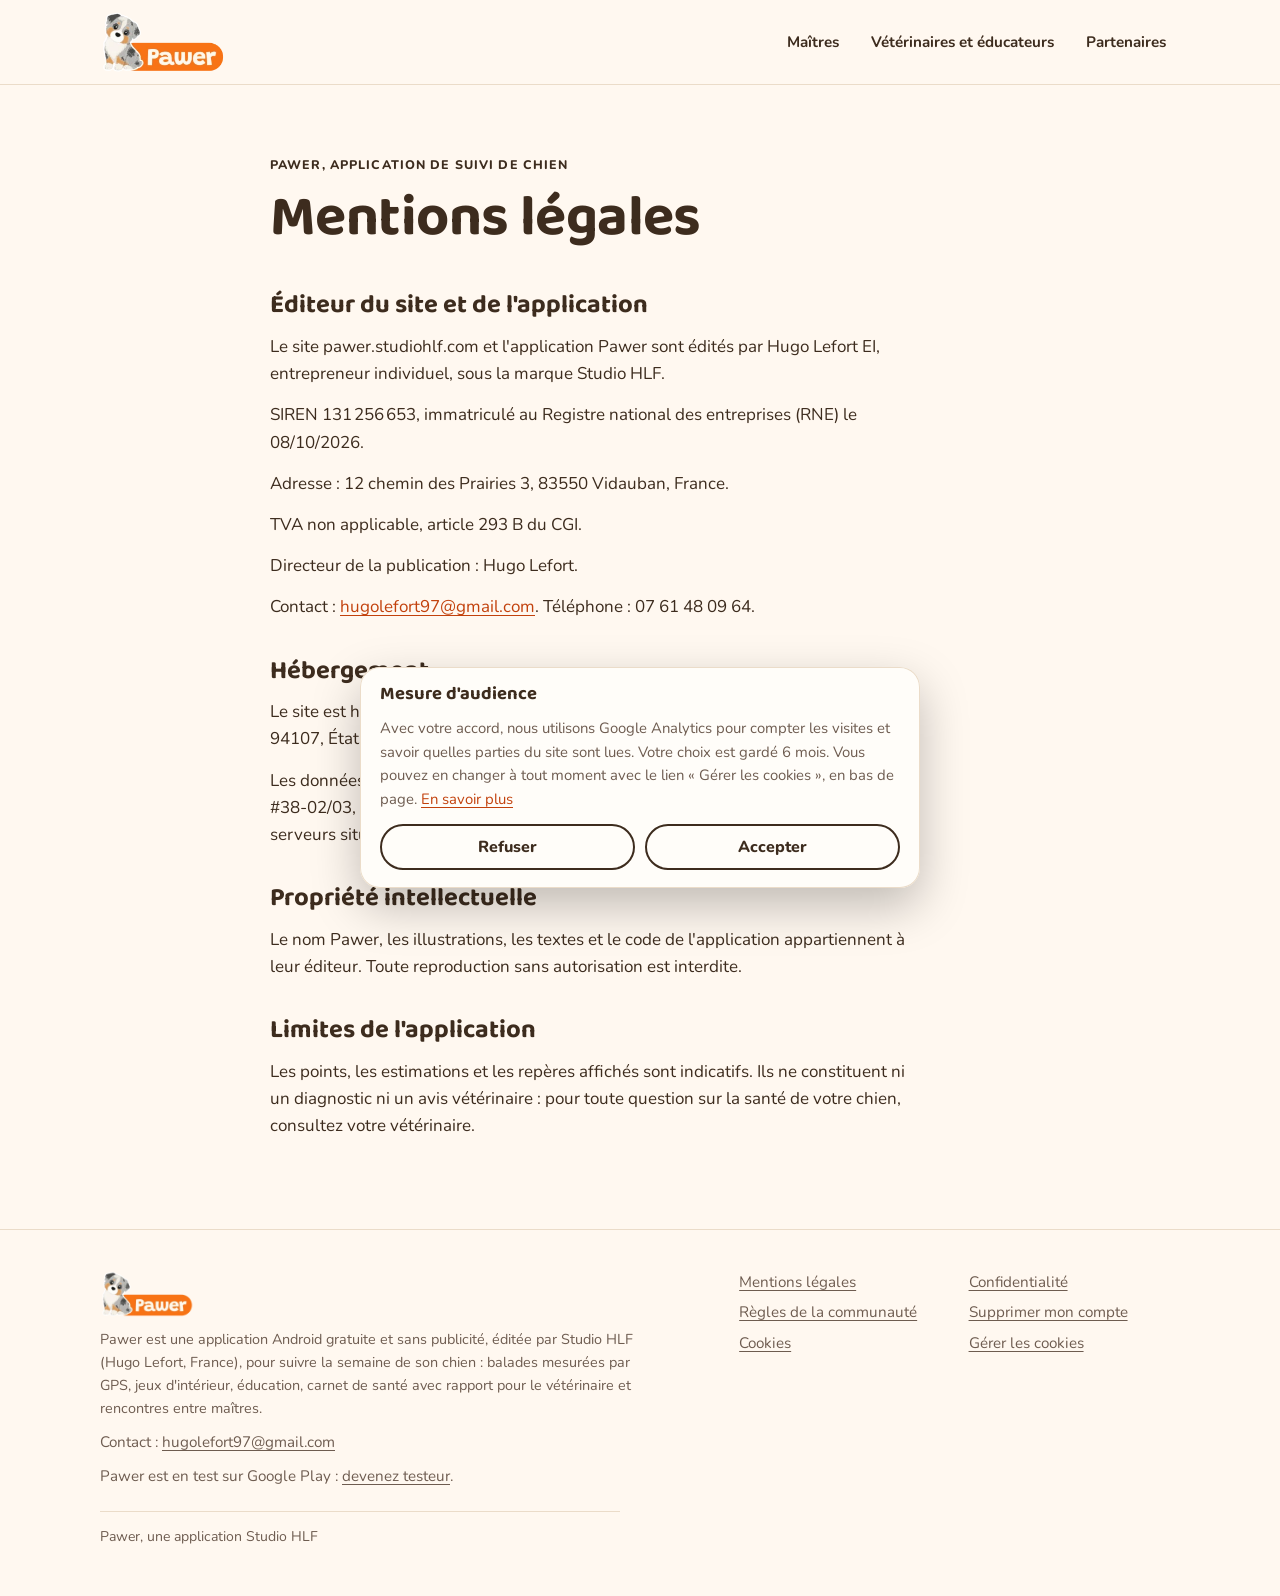
<file: mentions-legales/index.html>
<!doctype html>
<html lang="fr" data-page="legal" data-racine="/">
<head>
<meta charset="utf-8">
<meta name="viewport" content="width=device-width, initial-scale=1, viewport-fit=cover">
<title>Mentions légales | Pawer</title>
<meta name="description" content="Éditeur, hébergeurs et contact du site pawer.studiohlf.com et de l'application Pawer.">
<link rel="canonical" href="https://pawer.studiohlf.com/mentions-legales/">
<link rel="alternate" hreflang="fr" href="https://pawer.studiohlf.com/mentions-legales/">
<link rel="alternate" hreflang="x-default" href="https://pawer.studiohlf.com/mentions-legales/">
<meta name="theme-color" content="#FFF8F0" media="(prefers-color-scheme: light)">
<meta name="theme-color" content="#1E1611" media="(prefers-color-scheme: dark)">
<meta name="pawer-ga" content="G-XKE6YXJK5M">
<meta property="og:type" content="website">
<meta property="og:site_name" content="Pawer">
<meta property="og:locale" content="fr_FR">
<meta property="og:title" content="Mentions légales | Pawer">
<meta property="og:description" content="Éditeur, hébergeurs et contact du site pawer.studiohlf.com et de l'application Pawer.">
<meta property="og:url" content="https://pawer.studiohlf.com/mentions-legales/">
<meta property="og:image" content="https://pawer.studiohlf.com/og-image-1200x630.png">
<meta property="og:image:width" content="1200">
<meta property="og:image:height" content="630">
<meta property="og:image:alt" content="Logo de Pawer : le berger australien de l'application, tête penchée, au-dessus d'une pastille orange">
<meta name="twitter:card" content="summary_large_image">
<meta name="twitter:title" content="Mentions légales | Pawer">
<meta name="twitter:description" content="Éditeur, hébergeurs et contact du site pawer.studiohlf.com et de l'application Pawer.">
<meta name="twitter:image" content="https://pawer.studiohlf.com/og-image-1200x630.png">
<link rel="icon" type="image/png" sizes="32x32" href="/favicon-32.png">
<link rel="apple-touch-icon" href="/apple-touch-icon-180.png">
<link rel="manifest" href="/site.webmanifest">
<link rel="preload" href="/assets/polices/nunito-latin-wght.woff2" as="font" type="font/woff2" crossorigin>
<link rel="preload" href="/assets/polices/baloo-2-latin-wght.woff2" as="font" type="font/woff2" crossorigin>
<link rel="stylesheet" href="/assets/css/site.css">
<link rel="stylesheet" href="/assets/css/chiens.css">
<link rel="stylesheet" href="/assets/css/legal.css">
<script type="application/ld+json">
{
 "@context": "https://schema.org",
 "@graph": [
  {
   "@type": "WebPage",
   "@id": "https://pawer.studiohlf.com/mentions-legales/",
   "url": "https://pawer.studiohlf.com/mentions-legales/",
   "name": "Mentions légales | Pawer",
   "description": "Éditeur, hébergeurs et contact du site pawer.studiohlf.com et de l'application Pawer.",
   "isPartOf": {
    "@id": "https://pawer.studiohlf.com/#site"
   },
   "about": {
    "@id": "https://pawer.studiohlf.com/#application"
   },
   "publisher": {
    "@id": "https://pawer.studiohlf.com/#editeur"
   },
   "inLanguage": "fr"
  },
  {
   "@type": "BreadcrumbList",
   "itemListElement": [
    {
     "@type": "ListItem",
     "position": 1,
     "name": "Accueil",
     "item": "https://pawer.studiohlf.com/"
    },
    {
     "@type": "ListItem",
     "position": 2,
     "name": "Mentions légales",
     "item": "https://pawer.studiohlf.com/mentions-legales/"
    }
   ]
  }
 ]
}
</script>
</head>
<body>
<a class="lien-evitement" href="#contenu">Aller au contenu</a>
<header class="entete">
  <div class="conteneur">
    <a class="marque" href="/" aria-label="Pawer, page d'accueil">
      <picture class="seul-clair"><source srcset="/assets/img/logo/logotype@2x.webp" type="image/webp"><img src="/assets/img/logo/logotype@2x.png" alt="Pawer" width="220" height="112"></picture>
      <picture class="seul-sombre"><source srcset="/assets/img/logo/logotype-sombre@2x.webp" type="image/webp"><img src="/assets/img/logo/logotype-sombre@2x.png" alt="Pawer" width="220" height="112"></picture>
    </a>
    <nav class="nav" aria-label="Pages du site">
      <a href="/" data-nav="maitres">Maîtres</a>
      <a href="/pros/" data-nav="pros">Vétérinaires et éducateurs</a>
      <a href="/partenaires/" data-nav="partenaires">Partenaires</a>
    </nav>
  </div>
</header>

<main id="contenu" class="page-texte">
  <div class="conteneur">
    <p class="surtitre">Pawer, application de suivi de chien</p>
    <h1>Mentions légales</h1>
    
    <h2>Éditeur du site et de l'application</h2>
    <p>Le site pawer.studiohlf.com et l'application Pawer sont édités par Hugo Lefort EI, entrepreneur individuel, sous la marque Studio HLF.</p>
    <p>SIREN 131 256 653, immatriculé au Registre national des entreprises (RNE) le 08/10/2026.</p>
    <p>Adresse : 12 chemin des Prairies 3, 83550 Vidauban, France.</p>
    <p>TVA non applicable, article 293 B du CGI.</p>
    <p>Directeur de la publication : Hugo Lefort.</p>
    <p>Contact : <a href="mailto:hugolefort97@gmail.com" data-sujet="contact">hugolefort97@gmail.com</a>. Téléphone : 07 61 48 09 64.</p>
    <h2>Hébergement</h2>
    <p>Le site est hébergé par GitHub, Inc., 88 Colin P. Kelly Jr. Street, San Francisco, CA 94107, États-Unis.</p>
    <p>Les données de l'application sont hébergées par Supabase Pte. Ltd., 65 Chulia Street #38-02/03, OCBC Centre, Singapour 049513 (privacy@supabase.com), sur des serveurs situés à Francfort, en Allemagne.</p>
    <h2>Propriété intellectuelle</h2>
    <p>Le nom Pawer, les illustrations, les textes et le code de l'application appartiennent à leur éditeur. Toute reproduction sans autorisation est interdite.</p>
    <h2>Limites de l'application</h2>
    <p>Les points, les estimations et les repères affichés sont indicatifs. Ils ne constituent ni un diagnostic ni un avis vétérinaire : pour toute question sur la santé de votre chien, consultez votre vétérinaire.</p>
  </div>
</main>

<footer class="pied">
  <div class="conteneur">
    <div class="pied-marque">
      <picture class="seul-clair"><source srcset="/assets/img/logo/logotype@2x.webp" type="image/webp"><img src="/assets/img/logo/logotype@2x.png" alt="" width="220" height="112" loading="lazy"></picture>
      <picture class="seul-sombre"><source srcset="/assets/img/logo/logotype-sombre@2x.webp" type="image/webp"><img src="/assets/img/logo/logotype-sombre@2x.png" alt="" width="220" height="112" loading="lazy"></picture>
      <p class="definition">Pawer est une application Android gratuite et sans publicité, éditée par Studio HLF (Hugo Lefort, France), pour suivre la semaine de son chien : balades mesurées par GPS, jeux d'intérieur, éducation, carnet de santé avec rapport pour le vétérinaire et rencontres entre maîtres.</p>
      <p>Contact : <a href="mailto:hugolefort97@gmail.com" data-sujet="contact">hugolefort97@gmail.com</a></p>
      <p>Pawer est en test sur Google Play : <a href="/tester/">devenez testeur</a>.</p>
    </div>
    <nav aria-label="Informations légales">
      <a href="/mentions-legales/">Mentions légales</a>
      <a href="/confidentialite.html">Confidentialité</a>
      <a href="/regles-communaute.html">Règles de la communauté</a>
      <a href="/suppression-compte.html">Supprimer mon compte</a>
      <a href="/cookies/">Cookies</a>
      <button type="button" class="lien" data-gerer-cookies>Gérer les cookies</button>
    </nav>
    <p class="signature">Pawer, une application Studio HLF</p>
  </div>
</footer>

<div class="consentement" id="consentement" role="dialog" aria-labelledby="consentement-titre" aria-describedby="consentement-texte" hidden>
  <h2 id="consentement-titre">Mesure d'audience</h2>
  <p id="consentement-texte">Avec votre accord, nous utilisons Google Analytics pour compter les visites et savoir quelles parties du site sont lues. Votre choix est gardé 6 mois. Vous pouvez en changer à tout moment avec le lien « Gérer les cookies », en bas de page. <a href="/cookies/">En savoir plus</a></p>
  <div class="choix">
    <button type="button" data-choix="refuse">Refuser</button>
    <button type="button" data-choix="accepte">Accepter</button>
  </div>
</div>
<script src="/assets/js/site.js" defer></script>
</body>
</html>
</file>
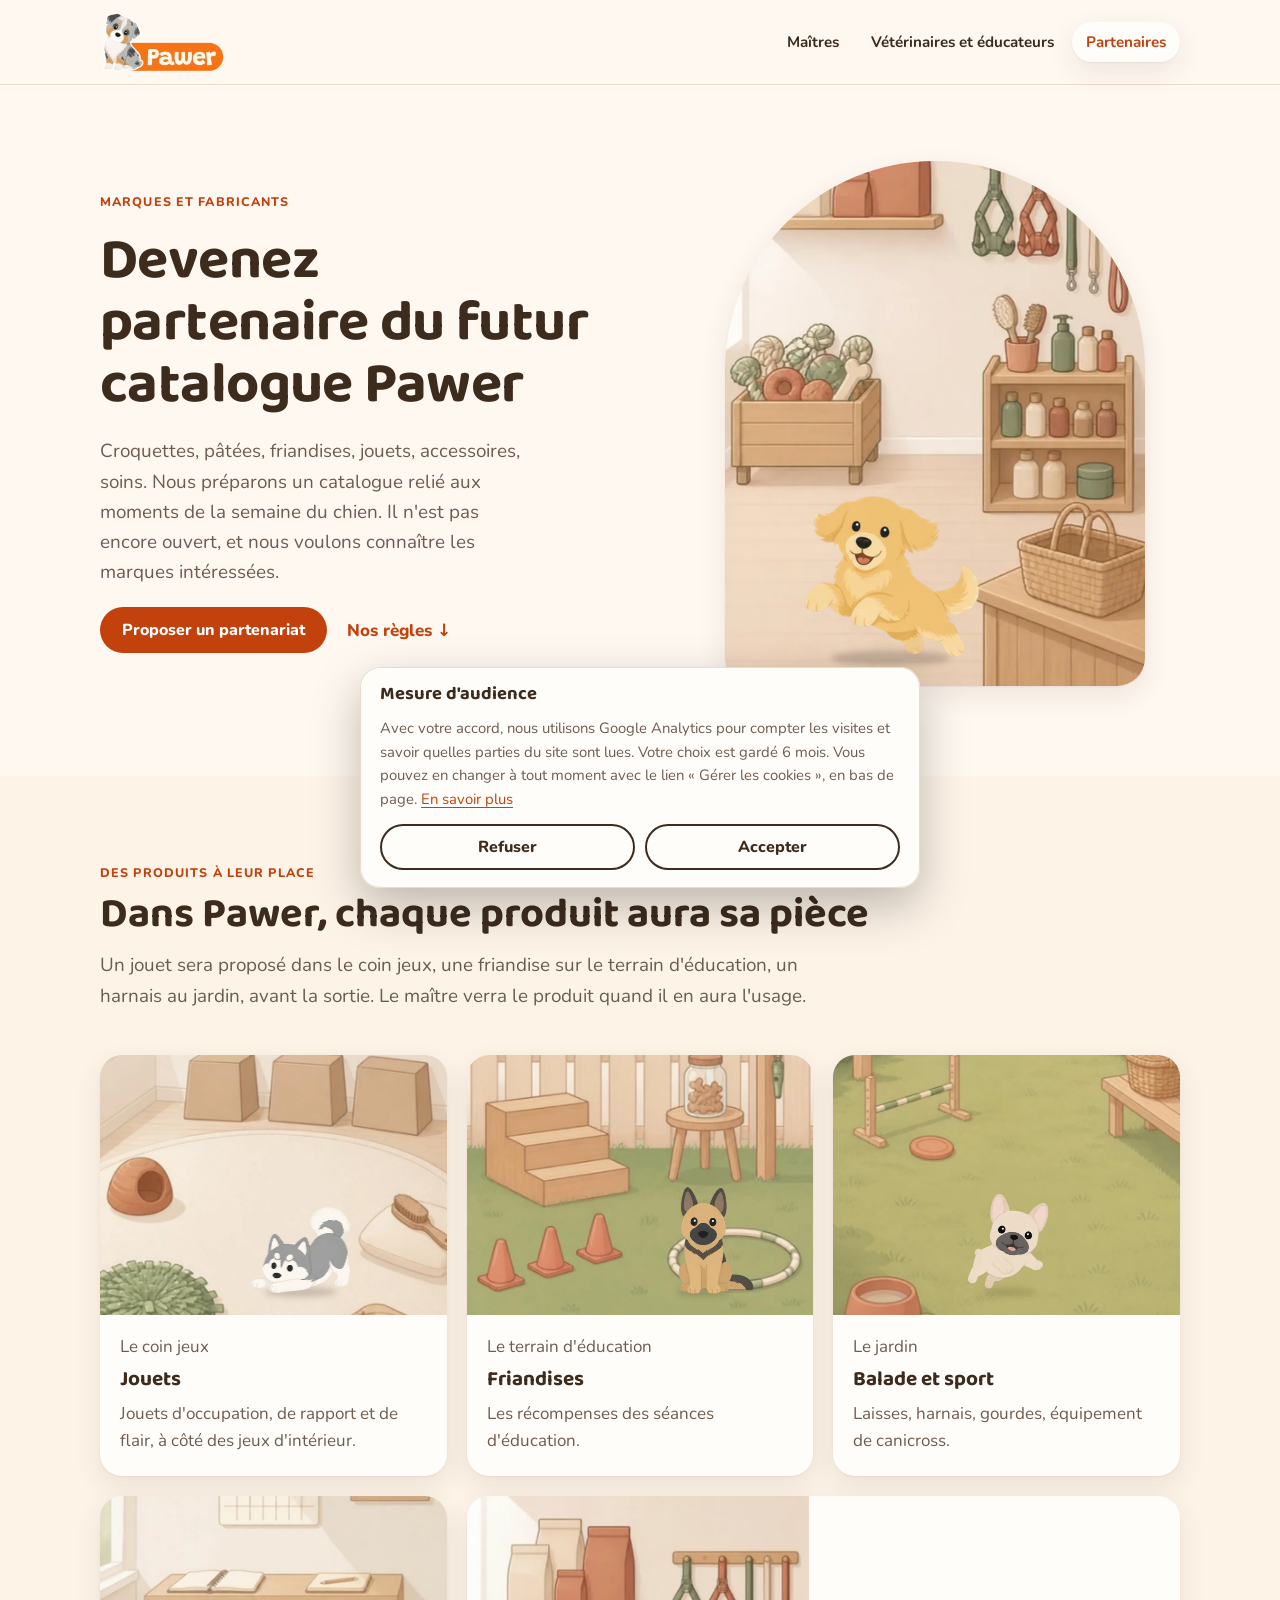
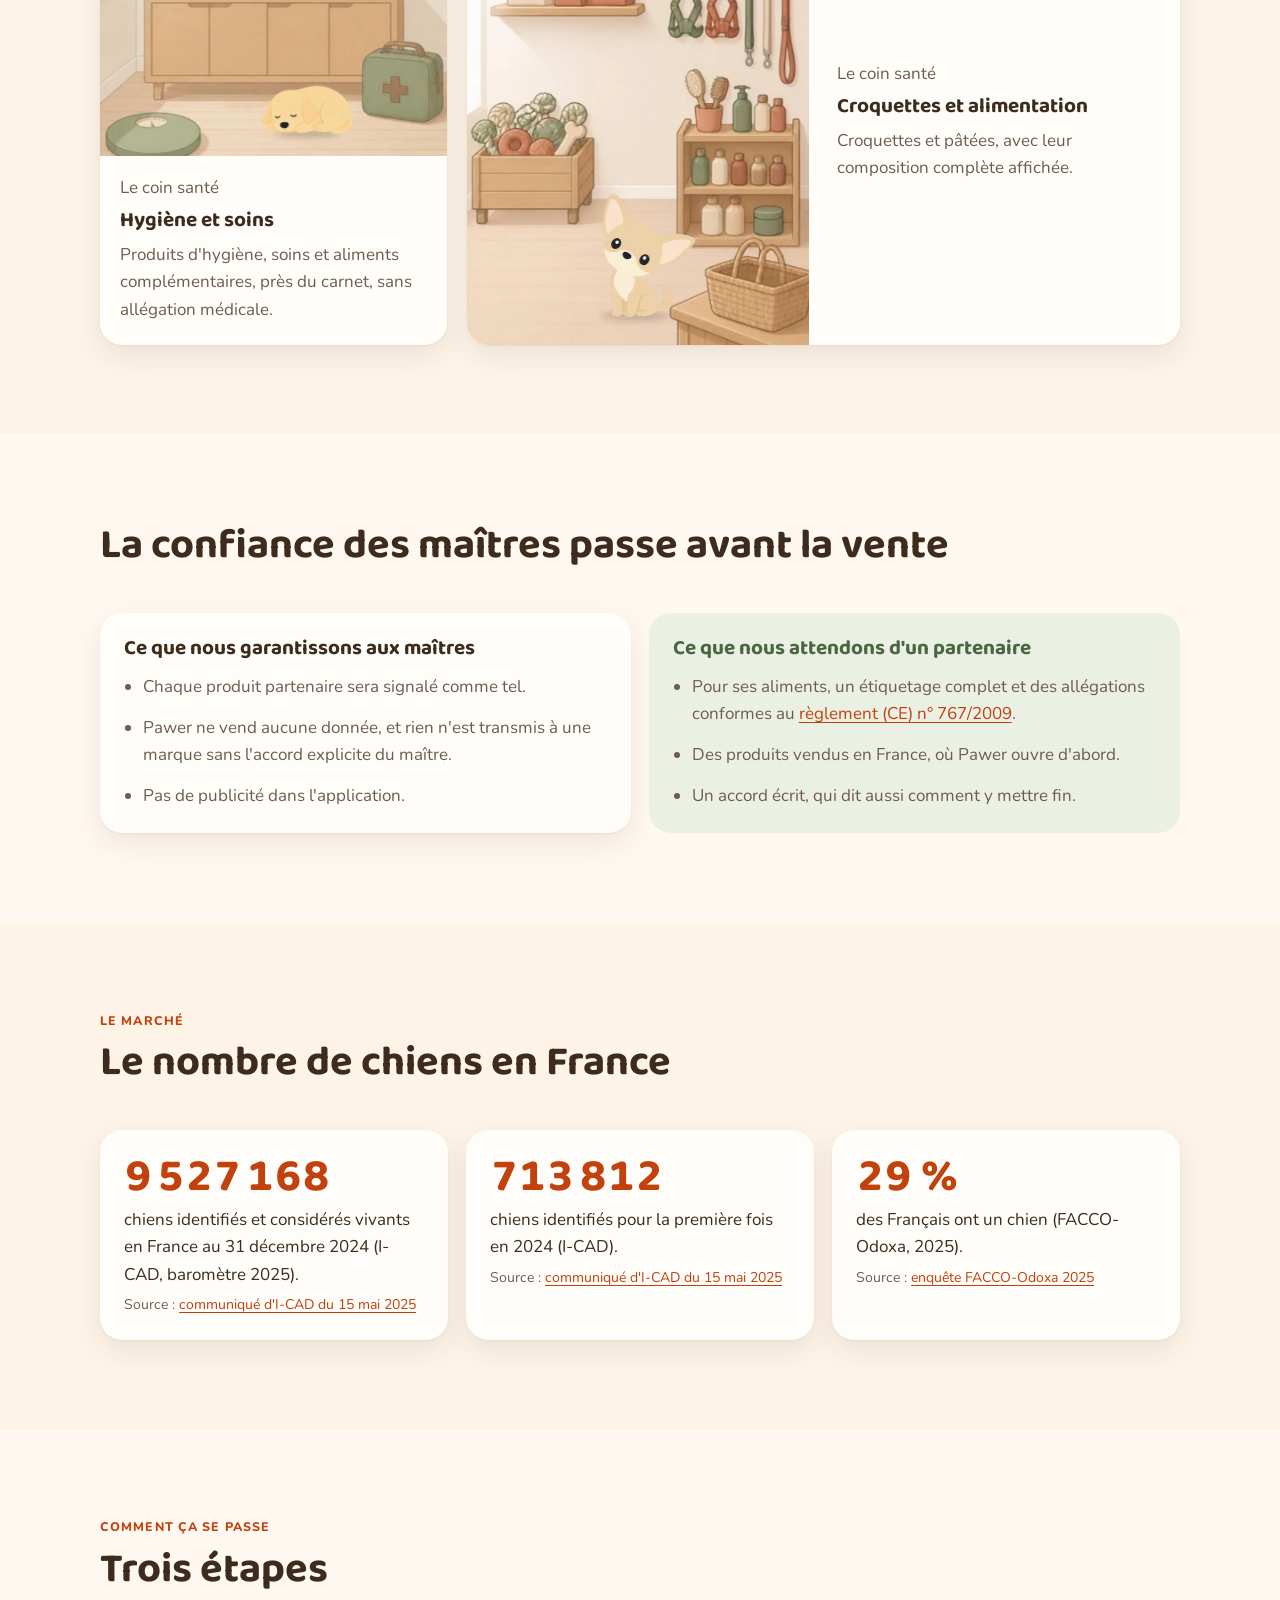
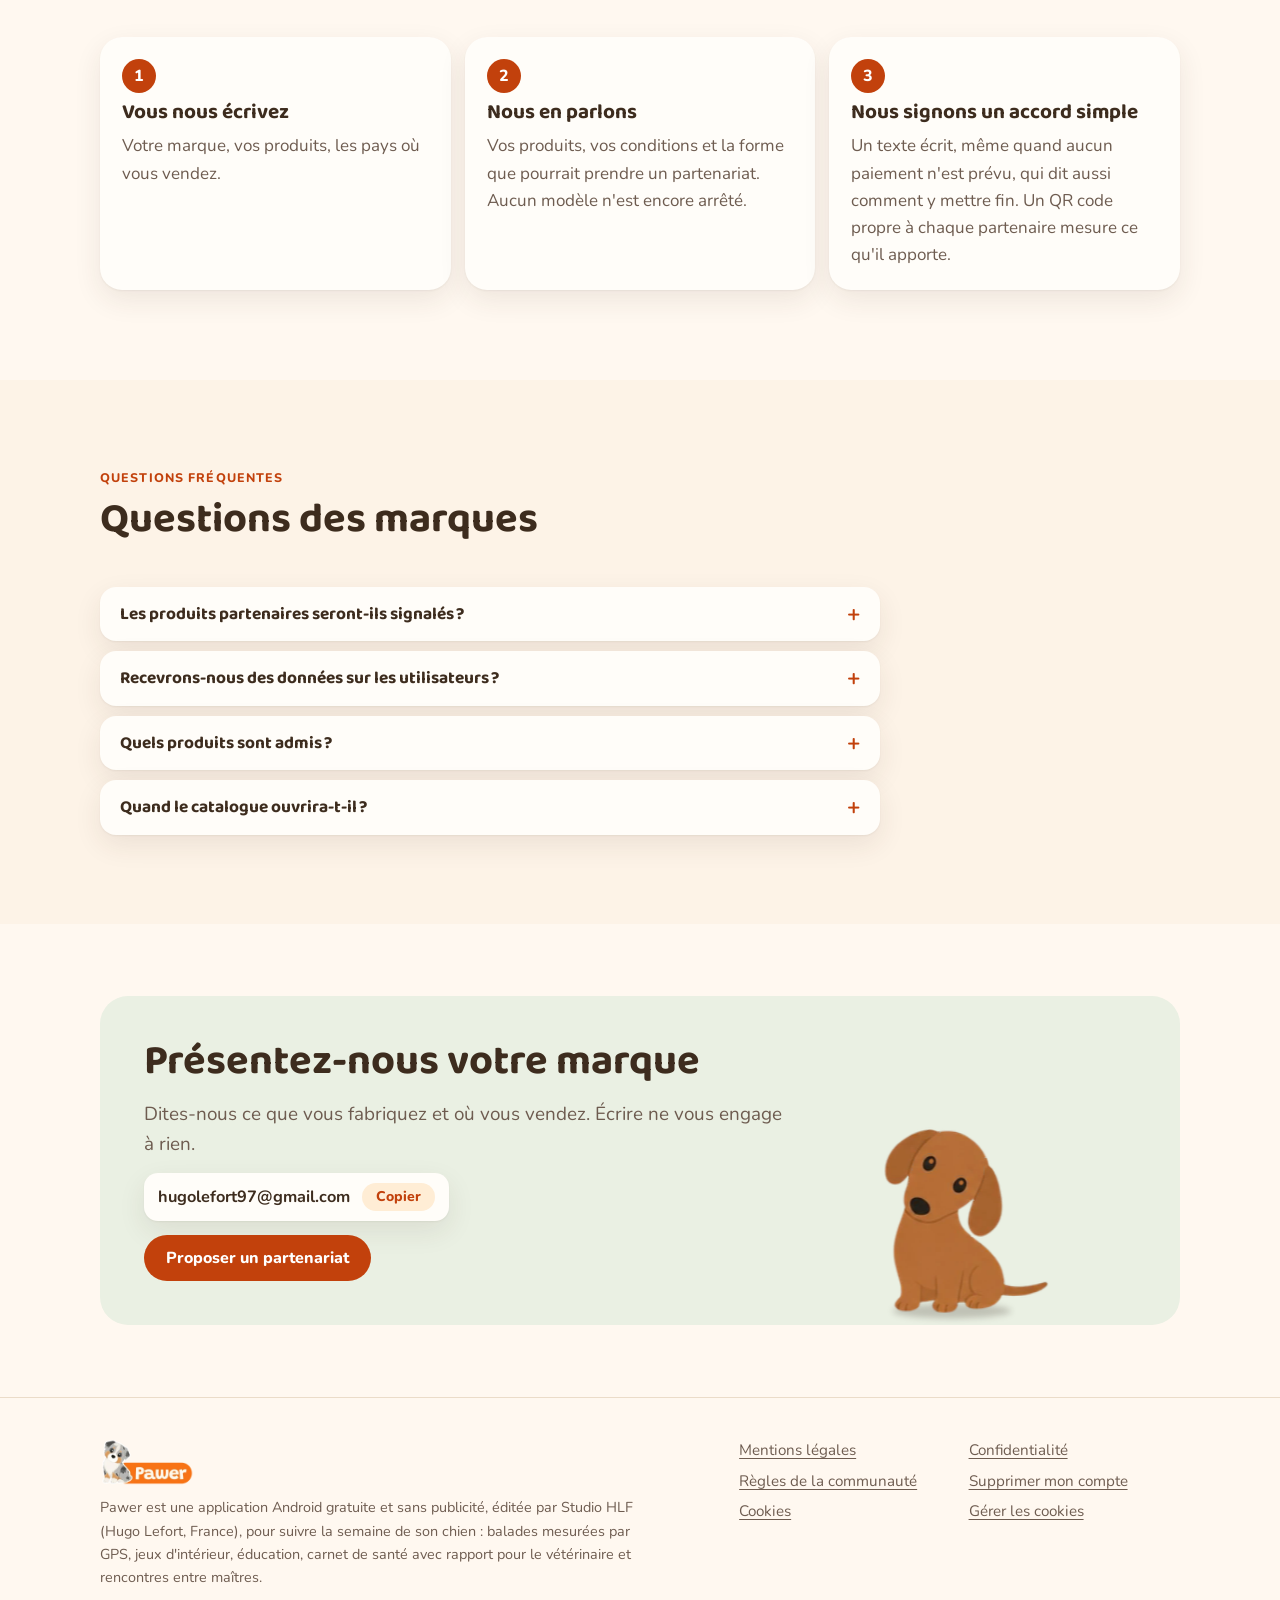
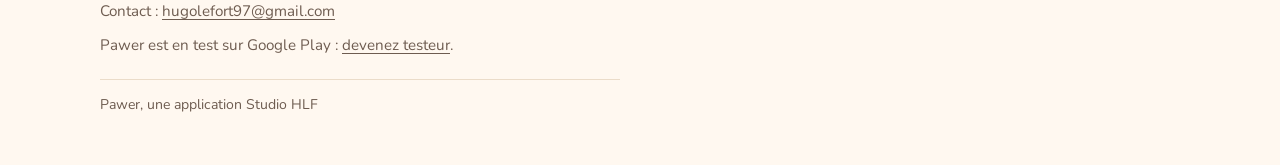
<file: partenaires/index.html>
<!doctype html>
<html lang="fr" data-page="partenaires" data-racine="/">
<head>
<meta charset="utf-8">
<meta name="viewport" content="width=device-width, initial-scale=1, viewport-fit=cover">
<title>Devenir partenaire de Pawer, application pour chien</title>
<meta name="description" content="Croquettes, friandises, jouets, accessoires, soins : proposez vos produits au futur catalogue Pawer. Un accord écrit avec chaque partenaire.">
<link rel="canonical" href="https://pawer.studiohlf.com/partenaires/">
<link rel="alternate" hreflang="fr" href="https://pawer.studiohlf.com/partenaires/">
<link rel="alternate" hreflang="x-default" href="https://pawer.studiohlf.com/partenaires/">
<meta name="theme-color" content="#FFF8F0" media="(prefers-color-scheme: light)">
<meta name="theme-color" content="#1E1611" media="(prefers-color-scheme: dark)">
<meta name="pawer-ga" content="G-XKE6YXJK5M">
<meta property="og:type" content="website">
<meta property="og:site_name" content="Pawer">
<meta property="og:locale" content="fr_FR">
<meta property="og:title" content="Devenir partenaire de Pawer, application pour chien">
<meta property="og:description" content="Croquettes, friandises, jouets, accessoires, soins : proposez vos produits au futur catalogue Pawer. Un accord écrit avec chaque partenaire.">
<meta property="og:url" content="https://pawer.studiohlf.com/partenaires/">
<meta property="og:image" content="https://pawer.studiohlf.com/og-image-1200x630.png">
<meta property="og:image:width" content="1200">
<meta property="og:image:height" content="630">
<meta property="og:image:alt" content="Logo de Pawer : le berger australien de l'application, tête penchée, au-dessus d'une pastille orange">
<meta name="twitter:card" content="summary_large_image">
<meta name="twitter:title" content="Devenir partenaire de Pawer, application pour chien">
<meta name="twitter:description" content="Croquettes, friandises, jouets, accessoires, soins : proposez vos produits au futur catalogue Pawer. Un accord écrit avec chaque partenaire.">
<meta name="twitter:image" content="https://pawer.studiohlf.com/og-image-1200x630.png">
<link rel="icon" type="image/png" sizes="32x32" href="/favicon-32.png">
<link rel="apple-touch-icon" href="/apple-touch-icon-180.png">
<link rel="manifest" href="/site.webmanifest">
<link rel="preload" href="/assets/polices/nunito-latin-wght.woff2" as="font" type="font/woff2" crossorigin>
<link rel="preload" href="/assets/polices/baloo-2-latin-wght.woff2" as="font" type="font/woff2" crossorigin>
<link rel="stylesheet" href="/assets/css/site.css">
<link rel="stylesheet" href="/assets/css/chiens.css">
<link rel="stylesheet" href="/assets/css/pages.css">
<link rel="stylesheet" href="/assets/css/partenaires.css">
<script type="application/ld+json">
{
 "@context": "https://schema.org",
 "@graph": [
  {
   "@type": "WebPage",
   "@id": "https://pawer.studiohlf.com/partenaires/",
   "url": "https://pawer.studiohlf.com/partenaires/",
   "name": "Devenir partenaire de Pawer, application pour chien",
   "description": "Croquettes, friandises, jouets, accessoires, soins : proposez vos produits au futur catalogue Pawer. Un accord écrit avec chaque partenaire.",
   "isPartOf": {
    "@id": "https://pawer.studiohlf.com/#site"
   },
   "about": {
    "@id": "https://pawer.studiohlf.com/#application"
   },
   "publisher": {
    "@id": "https://pawer.studiohlf.com/#editeur"
   },
   "inLanguage": "fr"
  },
  {
   "@type": "FAQPage",
   "@id": "https://pawer.studiohlf.com/partenaires/#faq",
   "mainEntity": [
    {
     "@type": "Question",
     "name": "Les produits partenaires seront-ils signalés ?",
     "acceptedAnswer": {
      "@type": "Answer",
      "text": "Oui, c'est la règle que nous prévoyons : chaque produit partenaire portera une mention. L'application reste sans publicité."
     }
    },
    {
     "@type": "Question",
     "name": "Recevrons-nous des données sur les utilisateurs ?",
     "acceptedAnswer": {
      "@type": "Answer",
      "text": "Pas sans l'accord explicite du maître. Pawer ne vend aucune donnée. Nous prévoyons de placer les produits selon le moment de la semaine, pas selon le profil du maître."
     }
    },
    {
     "@type": "Question",
     "name": "Quels produits sont admis ?",
     "acceptedAnswer": {
      "@type": "Answer",
      "text": "Aliments, friandises, jouets, accessoires et produits d'hygiène vendus en France. Pour les aliments et friandises, nous demandons des allégations conformes au règlement (CE) n° 767/2009."
     }
    },
    {
     "@type": "Question",
     "name": "Quand le catalogue ouvrira-t-il ?",
     "acceptedAnswer": {
      "@type": "Answer",
      "text": "Aucune date n'est fixée. Pawer passe d'abord un test fermé de 14 jours avant sa publication sur Google Play."
     }
    }
   ]
  },
  {
   "@type": "BreadcrumbList",
   "itemListElement": [
    {
     "@type": "ListItem",
     "position": 1,
     "name": "Accueil",
     "item": "https://pawer.studiohlf.com/"
    },
    {
     "@type": "ListItem",
     "position": 2,
     "name": "Partenaires",
     "item": "https://pawer.studiohlf.com/partenaires/"
    }
   ]
  }
 ]
}
</script>
</head>
<body>
<a class="lien-evitement" href="#contenu">Aller au contenu</a>
<header class="entete">
  <div class="conteneur">
    <a class="marque" href="/" aria-label="Pawer, page d'accueil">
      <picture class="seul-clair"><source srcset="/assets/img/logo/logotype@2x.webp" type="image/webp"><img src="/assets/img/logo/logotype@2x.png" alt="Pawer" width="220" height="112"></picture>
      <picture class="seul-sombre"><source srcset="/assets/img/logo/logotype-sombre@2x.webp" type="image/webp"><img src="/assets/img/logo/logotype-sombre@2x.png" alt="Pawer" width="220" height="112"></picture>
    </a>
    <nav class="nav" aria-label="Pages du site">
      <a href="/" data-nav="maitres">Maîtres</a>
      <a href="/pros/" data-nav="pros">Vétérinaires et éducateurs</a>
      <a href="/partenaires/" data-nav="partenaires" aria-current="page">Partenaires</a>
    </nav>
  </div>
</header>

<main id="contenu">
  <section class="ouverture">
    <div class="conteneur">
      <div class="ouverture-texte">
        <p class="surtitre">Marques et fabricants</p>
        <h1>Devenez partenaire du futur catalogue Pawer</h1>
        <p class="chapeau">Croquettes, pâtées, friandises, jouets, accessoires, soins. Nous préparons un catalogue relié aux moments de la semaine du chien. Il n'est pas encore ouvert, et nous voulons connaître les marques intéressées.</p>
        <div class="actions">
          <a class="bouton" href="mailto:hugolefort97@gmail.com?subject=Partenariat%20catalogue%20Pawer&amp;body=Marque%20%3A%20%0AProduits%20%3A%20%0APays%20de%20vente%20%3A%20%0ASite%20%3A%20" data-sujet="partenariat">Proposer un partenariat</a>
          <a class="lien-fleche" href="#regles">Nos règles</a>
        </div>
      </div>
      <div class="fenetre-arche">
        <img class="decor" src="/assets/img/decors/animalerie.webp" alt="Animalerie de la maison Pawer : futur catalogue de produits pour chien" width="768" height="1367">
        <div class="chien-marionnette" data-race="golden-retriever" data-pose="saut" aria-hidden="true">
          <img src="/assets/img/chiens/golden-retriever-saut.webp" alt="" width="409" height="452">
        </div>
      </div>
    </div>
  </section>

  <section class="section teintee" id="catalogue">
    <div class="conteneur">
      <div class="entete-section">
        <p class="surtitre">Des produits à leur place</p>
        <h2>Dans Pawer, chaque produit aura sa pièce</h2>
        <p class="chapeau">Un jouet sera proposé dans le coin jeux, une friandise sur le terrain d'éducation, un harnais au jardin, avant la sortie. Le maître verra le produit quand il en aura l'usage.</p>
      </div>
      <div class="pieces">
        <article class="piece">
          <div class="fenetre">
            <img class="decor" src="/assets/img/decors/coin-jeux.webp" alt="" width="768" height="1367" loading="lazy" style="object-position:50% 60%">
            <div class="chien-marionnette" data-race="husky" data-pose="reverence" aria-hidden="true" style="--x: 58%">
              <img src="/assets/img/chiens/husky-reverence.webp" alt="" width="463" height="444" loading="lazy">
            </div>
          </div>
          <div class="piece-texte">
            <p class="lieu">Le coin jeux</p>
            <h3>Jouets</h3>
            <p>Jouets d'occupation, de rapport et de flair, à côté des jeux d'intérieur.</p>
          </div>
        </article>
        <article class="piece">
          <div class="fenetre">
            <img class="decor" src="/assets/img/decors/terrain-education.webp" alt="" width="768" height="1367" loading="lazy" style="object-position:50% 58%">
            <div class="chien-marionnette" data-race="berger-allemand" data-pose="assis" aria-hidden="true" style="--x: 72%">
              <img src="/assets/img/chiens/berger-allemand-assis.webp" alt="" width="300" height="436" loading="lazy">
            </div>
          </div>
          <div class="piece-texte">
            <p class="lieu">Le terrain d'éducation</p>
            <h3>Friandises</h3>
            <p>Les récompenses des séances d'éducation.</p>
          </div>
        </article>
        <article class="piece">
          <div class="fenetre">
            <img class="decor" src="/assets/img/decors/jardin.webp" alt="" width="768" height="1367" loading="lazy" style="object-position:50% 70%">
            <div class="chien-marionnette" data-race="bouledogue-francais" data-pose="saut" aria-hidden="true">
              <img src="/assets/img/chiens/bouledogue-francais-saut.webp" alt="" width="329" height="446" loading="lazy">
            </div>
          </div>
          <div class="piece-texte">
            <p class="lieu">Le jardin</p>
            <h3>Balade et sport</h3>
            <p>Laisses, harnais, gourdes, équipement de canicross.</p>
          </div>
        </article>
        <article class="piece">
          <div class="fenetre">
            <img class="decor" src="/assets/img/decors/coin-sante.webp" alt="" width="768" height="1367" loading="lazy" style="object-position:50% 52%">
            <div class="chien-marionnette" data-race="labrador" data-pose="endormi" aria-hidden="true" style="--x: 60%; --h: 38%">
              <img src="/assets/img/chiens/labrador-endormi.webp" alt="" width="421" height="246" loading="lazy">
            </div>
          </div>
          <div class="piece-texte">
            <p class="lieu">Le coin santé</p>
            <h3>Hygiène et soins</h3>
            <p>Produits d'hygiène, soins et aliments complémentaires, près du carnet, sans allégation médicale.</p>
          </div>
        </article>
        <article class="piece large">
          <div class="fenetre">
            <img class="decor" src="/assets/img/decors/animalerie.webp" alt="" width="768" height="1367" loading="lazy" style="object-position:50% 30%">
            <div class="chien-marionnette" data-race="chihuahua" data-pose="curieux" aria-hidden="true" style="--x: 53%; --h: 33%; --sol: 6%">
              <img src="/assets/img/chiens/chihuahua-curieux.webp" alt="" width="315" height="447" loading="lazy">
            </div>
          </div>
          <div class="piece-texte">
            <p class="lieu">Le coin santé</p>
            <h3>Croquettes et alimentation</h3>
            <p>Croquettes et pâtées, avec leur composition complète affichée.</p>
          </div>
        </article>
      </div>
    </div>
  </section>

  <section class="section" id="regles">
    <div class="conteneur">
      <div class="entete-section">
        <h2>La confiance des maîtres passe avant la vente</h2>
      </div>
      <div class="engagements">
        <div class="encart">
          <h3>Ce que nous garantissons aux maîtres</h3>
          <ul>
            <li>Chaque produit partenaire sera signalé comme tel.</li>
            <li>Pawer ne vend aucune donnée, et rien n'est transmis à une marque sans l'accord explicite du maître.</li>
            <li>Pas de publicité dans l'application.</li>
          </ul>
        </div>
        <div class="encart sauge">
          <h3>Ce que nous attendons d'un partenaire</h3>
          <ul>
            <li>Pour ses aliments, un étiquetage complet et des allégations conformes au <a href="https://eur-lex.europa.eu/legal-content/FR/TXT/?uri=CELEX:32009R0767" rel="noopener">règlement (CE) n° 767/2009</a>.</li>
            <li>Des produits vendus en France, où Pawer ouvre d'abord.</li>
            <li>Un accord écrit, qui dit aussi comment y mettre fin.</li>
          </ul>
        </div>
      </div>
    </div>
  </section>

  <section class="section teintee" id="public">
    <div class="conteneur">
      <div class="entete-section">
        <p class="surtitre">Le marché</p>
        <h2>Le nombre de chiens en France</h2>
      </div>
      <div class="chiffres">
        <div class="chiffre">
          <strong>9 527 168</strong>
          <p>chiens identifiés et considérés vivants en France au 31 décembre 2024 (I-CAD, baromètre 2025).</p>
          <p class="source">Source : <a href="https://www.fondationbrigittebardot.fr/wp-content/uploads/2025/06/CP_Le-Fichier-National-I-CAD-presente-ledition-2025-du-barometre-de-lidentification-des-chiens-et-des-chats-en-France.pdf" rel="noopener">communiqué d'I-CAD du 15 mai 2025</a></p>
        </div>
        <div class="chiffre">
          <strong>713 812</strong>
          <p>chiens identifiés pour la première fois en 2024 (I-CAD).</p>
          <p class="source">Source : <a href="https://www.fondationbrigittebardot.fr/wp-content/uploads/2025/06/CP_Le-Fichier-National-I-CAD-presente-ledition-2025-du-barometre-de-lidentification-des-chiens-et-des-chats-en-France.pdf" rel="noopener">communiqué d'I-CAD du 15 mai 2025</a></p>
        </div>
        <div class="chiffre">
          <strong>29 %</strong>
          <p>des Français ont un chien (FACCO-Odoxa, 2025).</p>
          <p class="source">Source : <a href="https://www.facco.fr/wp-content/uploads/2025/06/2025-06-facco-chiffres-odoxa.pdf" rel="noopener">enquête FACCO-Odoxa 2025</a></p>
        </div>
      </div>
    </div>
  </section>

  <section class="section" id="etapes">
    <div class="conteneur">
      <div class="entete-section">
        <p class="surtitre">Comment ça se passe</p>
        <h2>Trois étapes</h2>
      </div>
      <ol class="etapes">
        <li><h3>Vous nous écrivez</h3><p>Votre marque, vos produits, les pays où vous vendez.</p></li>
        <li><h3>Nous en parlons</h3><p>Vos produits, vos conditions et la forme que pourrait prendre un partenariat. Aucun modèle n'est encore arrêté.</p></li>
        <li><h3>Nous signons un accord simple</h3><p>Un texte écrit, même quand aucun paiement n'est prévu, qui dit aussi comment y mettre fin. Un QR code propre à chaque partenaire mesure ce qu'il apporte.</p></li>
      </ol>
    </div>
  </section>

  <section class="section teintee" id="questions">
    <div class="conteneur">
      <div class="entete-section">
        <p class="surtitre">Questions fréquentes</p>
        <h2>Questions des marques</h2>
      </div>
      <div class="faq">
        <details>
          <summary>Les produits partenaires seront-ils signalés ?</summary>
          <div class="reponse"><p>Oui, c'est la règle que nous prévoyons : chaque produit partenaire portera une mention. L'application reste sans publicité.</p></div>
        </details>
        <details>
          <summary>Recevrons-nous des données sur les utilisateurs ?</summary>
          <div class="reponse"><p>Pas sans l'accord explicite du maître. Pawer ne vend aucune donnée. Nous prévoyons de placer les produits selon le moment de la semaine, pas selon le profil du maître.</p></div>
        </details>
        <details>
          <summary>Quels produits sont admis ?</summary>
          <div class="reponse"><p>Aliments, friandises, jouets, accessoires et produits d'hygiène vendus en France. Pour les aliments et friandises, nous demandons des allégations conformes au règlement (CE) n° 767/2009.</p></div>
        </details>
        <details>
          <summary>Quand le catalogue ouvrira-t-il ?</summary>
          <div class="reponse"><p>Aucune date n'est fixée. Pawer passe d'abord un test fermé de 14 jours avant sa publication sur Google Play.</p></div>
        </details>
      </div>
    </div>
  </section>

  <section class="appel" id="contact">
    <div class="conteneur">
      <div class="appel-boite avec-chien">
        <div class="appel-texte">
          <h2>Présentez-nous votre marque</h2>
          <p class="chapeau">Dites-nous ce que vous fabriquez et où vous vendez. Écrire ne vous engage à rien.</p>
          <div class="adresse"><code>hugolefort97@gmail.com</code><button class="copier" type="button" data-copier="hugolefort97@gmail.com" aria-label="Copier l'adresse hugolefort97@gmail.com">Copier</button></div>
          <div class="actions">
            <a class="bouton" href="mailto:hugolefort97@gmail.com?subject=Partenariat%20catalogue%20Pawer&amp;body=Marque%20%3A%20%0AProduits%20%3A%20%0APays%20de%20vente%20%3A%20%0ASite%20%3A%20" data-sujet="partenariat">Proposer un partenariat</a>
          </div>
        </div>
        <div class="cadre-chien large">
          <div class="chien-marionnette" data-race="teckel" data-pose="curieux" aria-hidden="true">
            <img src="/assets/img/chiens/teckel-curieux.webp" alt="" width="285" height="336" loading="lazy">
          </div>
        </div>
      </div>
    </div>
  </section>
  <script src="/assets/js/copier.js" defer></script>
</main>

<footer class="pied">
  <div class="conteneur">
    <div class="pied-marque">
      <picture class="seul-clair"><source srcset="/assets/img/logo/logotype@2x.webp" type="image/webp"><img src="/assets/img/logo/logotype@2x.png" alt="" width="220" height="112" loading="lazy"></picture>
      <picture class="seul-sombre"><source srcset="/assets/img/logo/logotype-sombre@2x.webp" type="image/webp"><img src="/assets/img/logo/logotype-sombre@2x.png" alt="" width="220" height="112" loading="lazy"></picture>
      <p class="definition">Pawer est une application Android gratuite et sans publicité, éditée par Studio HLF (Hugo Lefort, France), pour suivre la semaine de son chien : balades mesurées par GPS, jeux d'intérieur, éducation, carnet de santé avec rapport pour le vétérinaire et rencontres entre maîtres.</p>
      <p>Contact : <a href="mailto:hugolefort97@gmail.com" data-sujet="contact">hugolefort97@gmail.com</a></p>
      <p>Pawer est en test sur Google Play : <a href="/tester/">devenez testeur</a>.</p>
    </div>
    <nav aria-label="Informations légales">
      <a href="/mentions-legales/">Mentions légales</a>
      <a href="/confidentialite.html">Confidentialité</a>
      <a href="/regles-communaute.html">Règles de la communauté</a>
      <a href="/suppression-compte.html">Supprimer mon compte</a>
      <a href="/cookies/">Cookies</a>
      <button type="button" class="lien" data-gerer-cookies>Gérer les cookies</button>
    </nav>
    <p class="signature">Pawer, une application Studio HLF</p>
  </div>
</footer>

<div class="consentement" id="consentement" role="dialog" aria-labelledby="consentement-titre" aria-describedby="consentement-texte" hidden>
  <h2 id="consentement-titre">Mesure d'audience</h2>
  <p id="consentement-texte">Avec votre accord, nous utilisons Google Analytics pour compter les visites et savoir quelles parties du site sont lues. Votre choix est gardé 6 mois. Vous pouvez en changer à tout moment avec le lien « Gérer les cookies », en bas de page. <a href="/cookies/">En savoir plus</a></p>
  <div class="choix">
    <button type="button" data-choix="refuse">Refuser</button>
    <button type="button" data-choix="accepte">Accepter</button>
  </div>
</div>
<script src="/assets/js/marionnettes.js" data-monter defer></script>
<script src="/assets/js/site.js" defer></script>
</body>
</html>
</file>
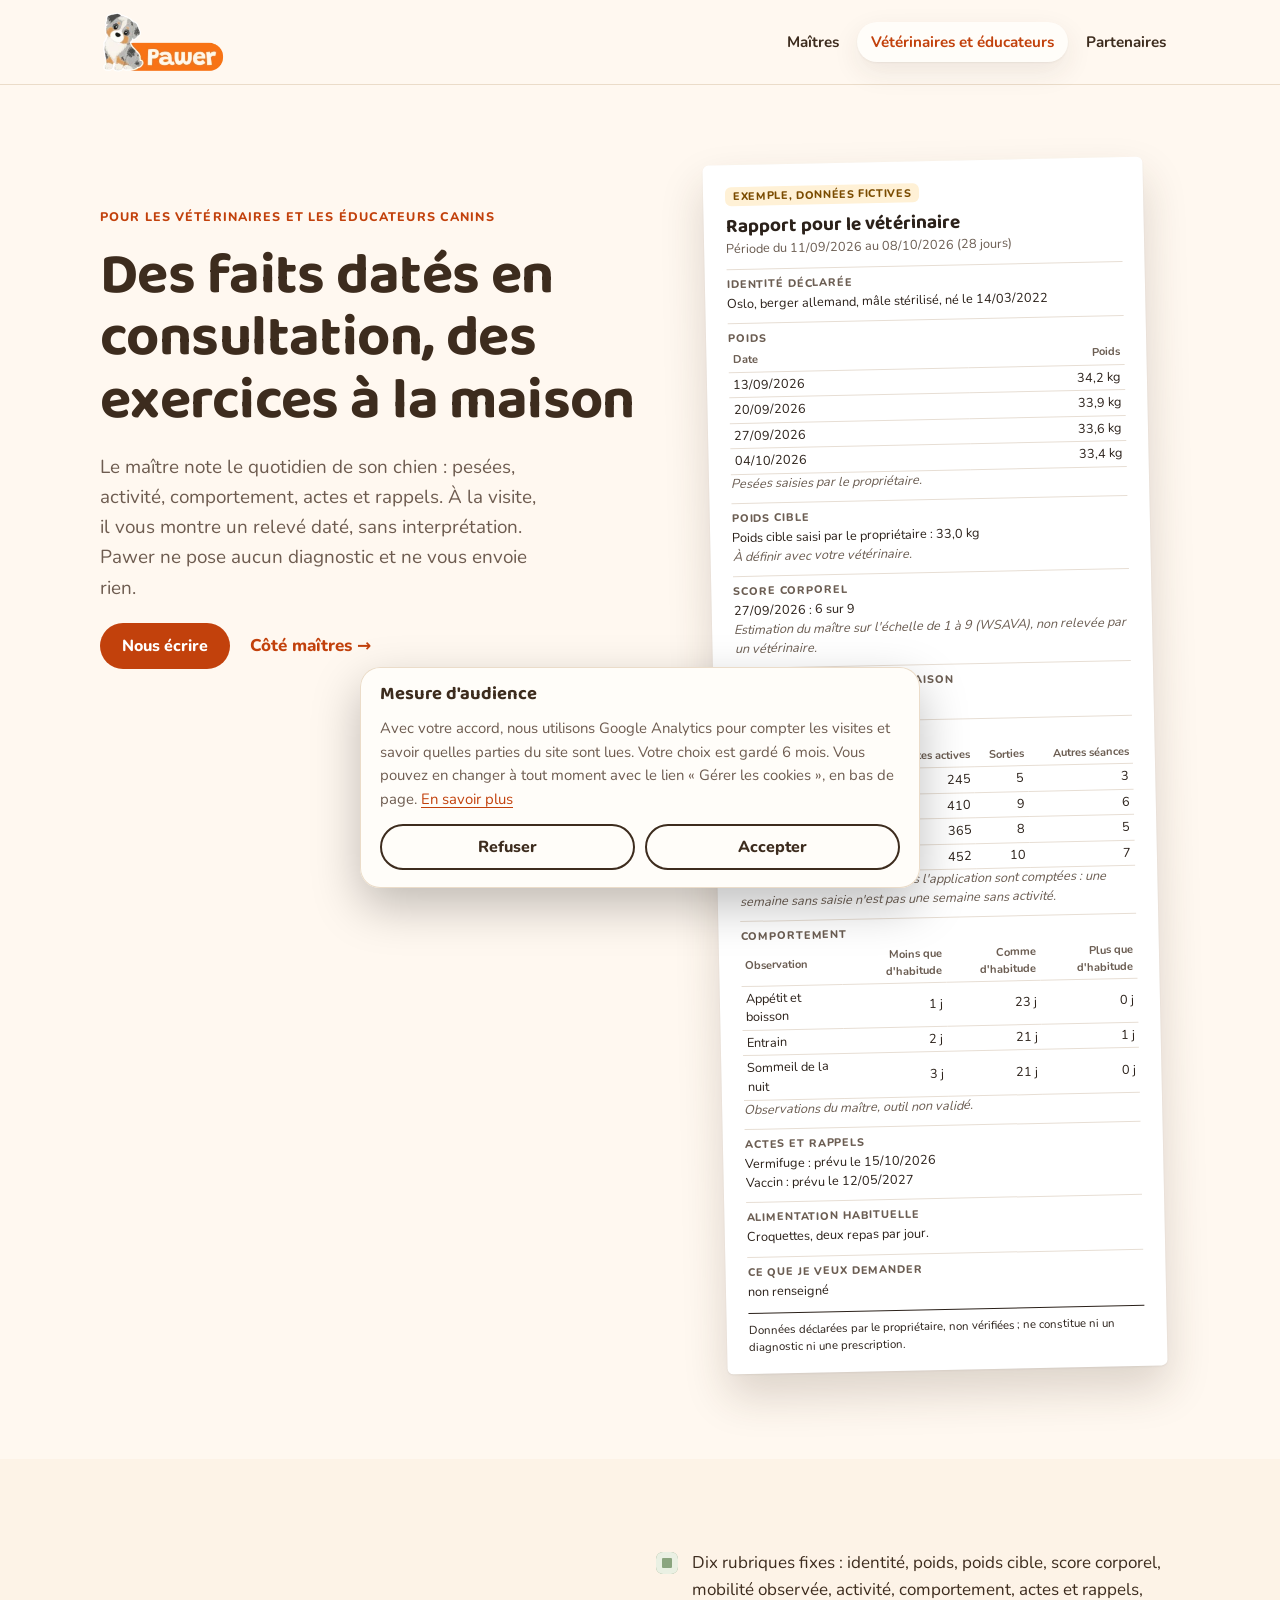
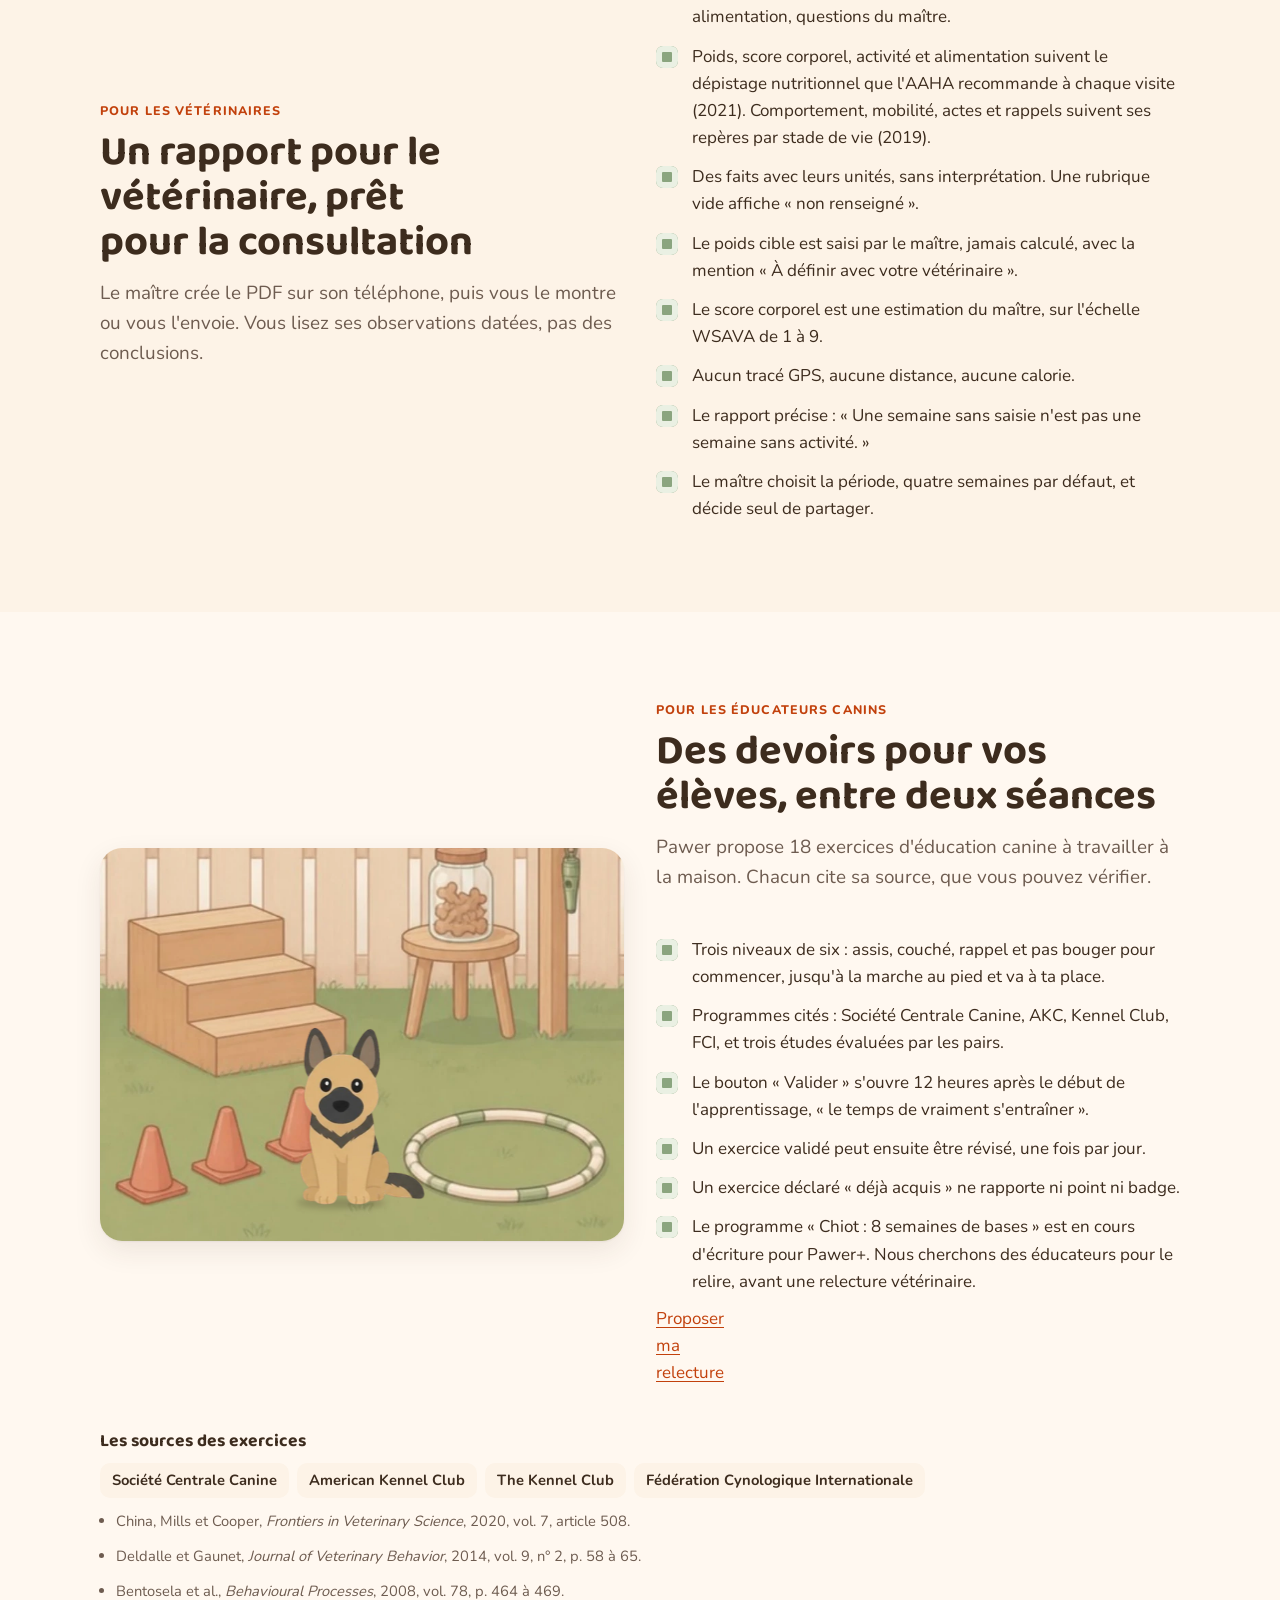
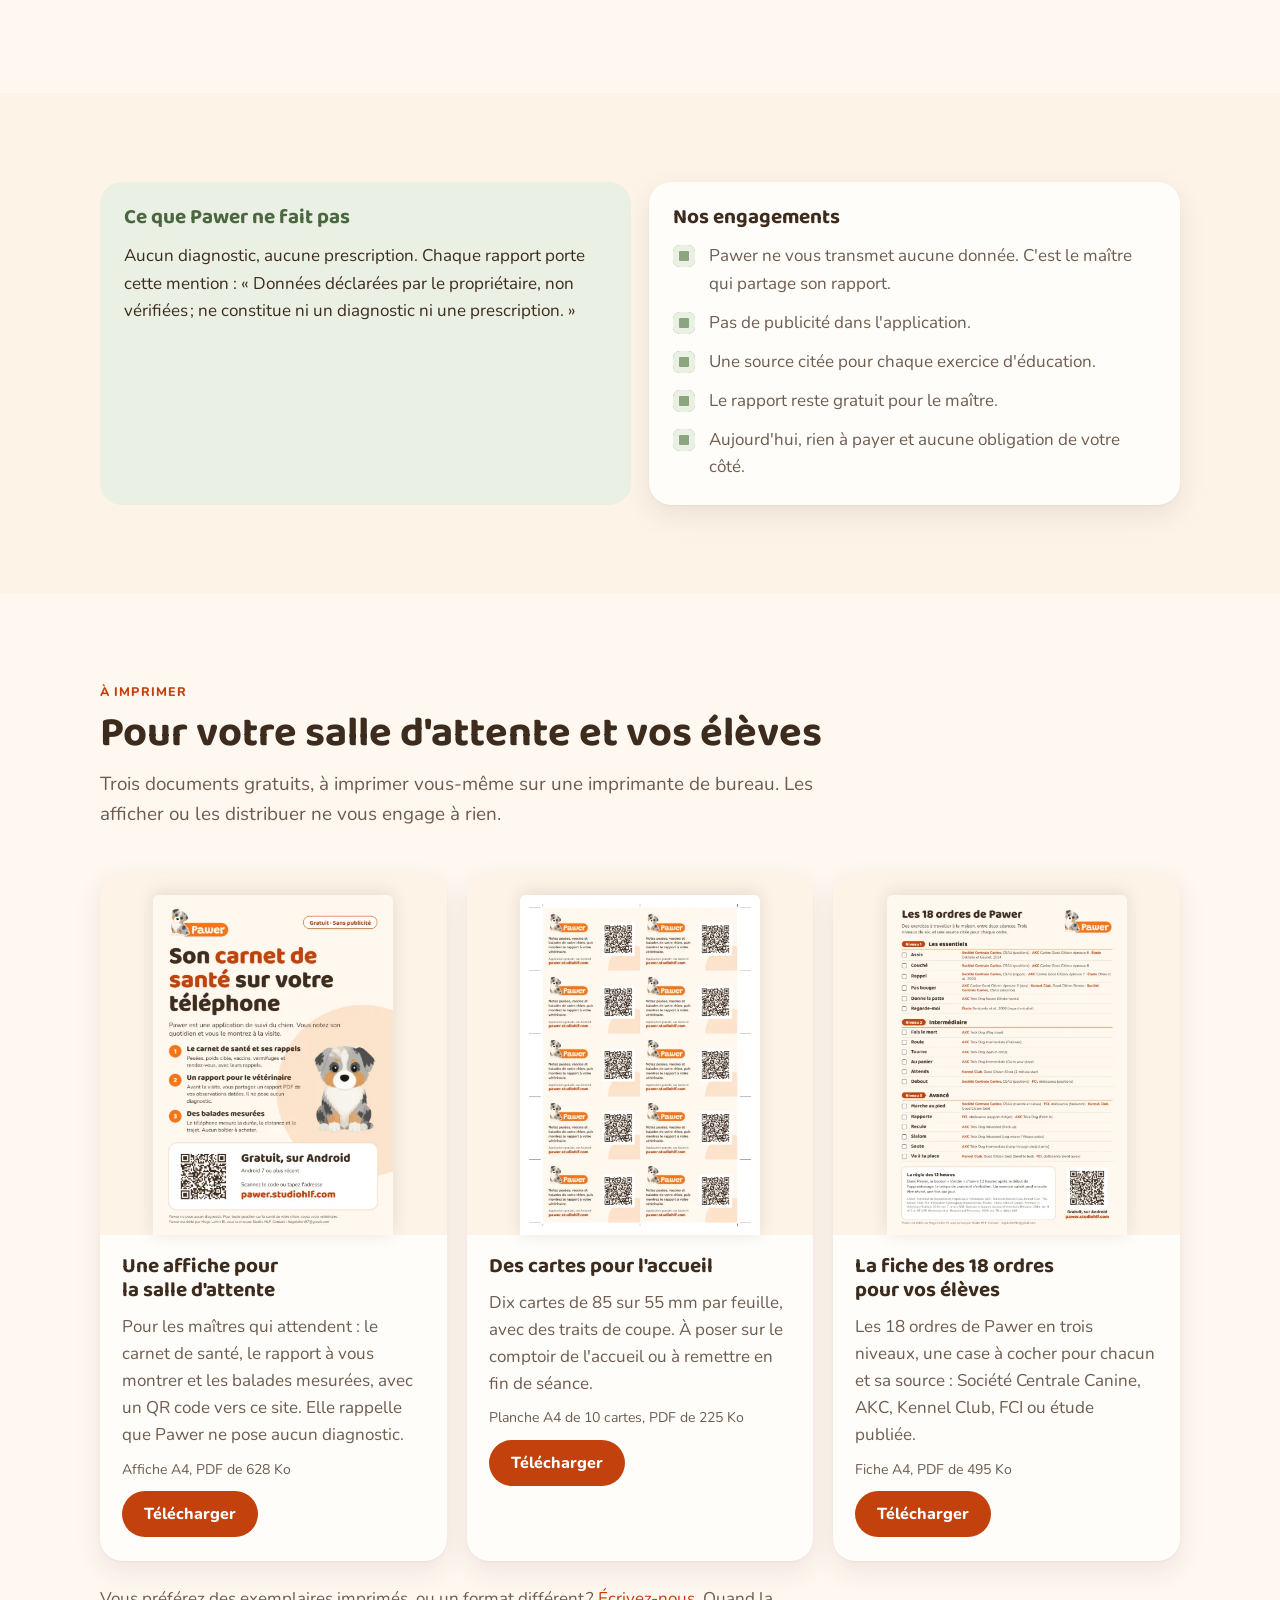
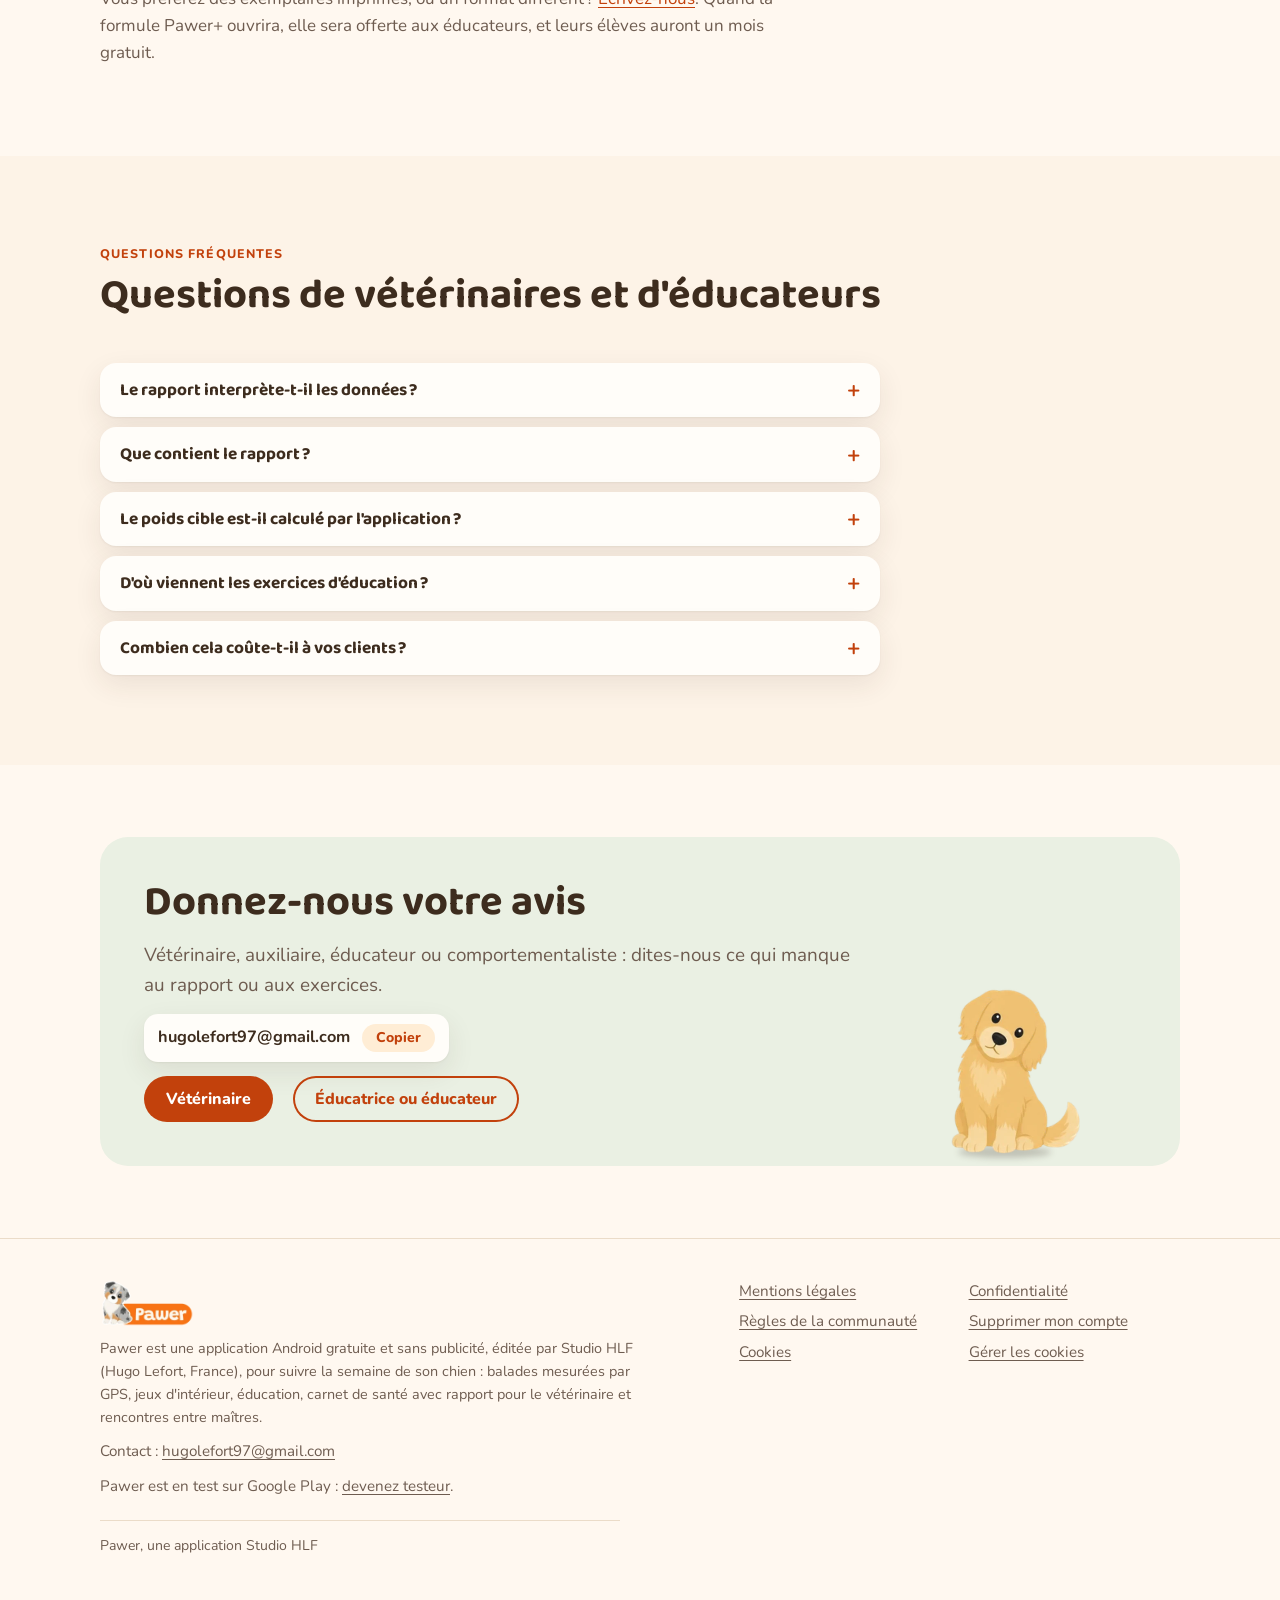
<file: pros/index.html>
<!doctype html>
<html lang="fr" data-page="pros" data-racine="/">
<head>
<meta charset="utf-8">
<meta name="viewport" content="width=device-width, initial-scale=1, viewport-fit=cover">
<title>Rapport pour le vétérinaire et éducation canine | Pawer</title>
<meta name="description" content="Un rapport PDF daté pour la consultation (poids, activité, comportement, rappels) et des exercices d'éducation avec leurs sources. Aucun diagnostic.">
<link rel="canonical" href="https://pawer.studiohlf.com/pros/">
<link rel="alternate" hreflang="fr" href="https://pawer.studiohlf.com/pros/">
<link rel="alternate" hreflang="x-default" href="https://pawer.studiohlf.com/pros/">
<meta name="theme-color" content="#FFF8F0" media="(prefers-color-scheme: light)">
<meta name="theme-color" content="#1E1611" media="(prefers-color-scheme: dark)">
<meta name="pawer-ga" content="G-XKE6YXJK5M">
<meta property="og:type" content="website">
<meta property="og:site_name" content="Pawer">
<meta property="og:locale" content="fr_FR">
<meta property="og:title" content="Rapport pour le vétérinaire et éducation canine | Pawer">
<meta property="og:description" content="Un rapport PDF daté pour la consultation (poids, activité, comportement, rappels) et des exercices d'éducation avec leurs sources. Aucun diagnostic.">
<meta property="og:url" content="https://pawer.studiohlf.com/pros/">
<meta property="og:image" content="https://pawer.studiohlf.com/og-image-1200x630.png">
<meta property="og:image:width" content="1200">
<meta property="og:image:height" content="630">
<meta property="og:image:alt" content="Logo de Pawer : le berger australien de l'application, tête penchée, au-dessus d'une pastille orange">
<meta name="twitter:card" content="summary_large_image">
<meta name="twitter:title" content="Rapport pour le vétérinaire et éducation canine | Pawer">
<meta name="twitter:description" content="Un rapport PDF daté pour la consultation (poids, activité, comportement, rappels) et des exercices d'éducation avec leurs sources. Aucun diagnostic.">
<meta name="twitter:image" content="https://pawer.studiohlf.com/og-image-1200x630.png">
<link rel="icon" type="image/png" sizes="32x32" href="/favicon-32.png">
<link rel="apple-touch-icon" href="/apple-touch-icon-180.png">
<link rel="manifest" href="/site.webmanifest">
<link rel="preload" href="/assets/polices/nunito-latin-wght.woff2" as="font" type="font/woff2" crossorigin>
<link rel="preload" href="/assets/polices/baloo-2-latin-wght.woff2" as="font" type="font/woff2" crossorigin>
<link rel="stylesheet" href="/assets/css/site.css">
<link rel="stylesheet" href="/assets/css/chiens.css">
<link rel="stylesheet" href="/assets/css/pages.css">
<link rel="stylesheet" href="/assets/css/pros.css">
<script type="application/ld+json">
{
 "@context": "https://schema.org",
 "@graph": [
  {
   "@type": "WebPage",
   "@id": "https://pawer.studiohlf.com/pros/",
   "url": "https://pawer.studiohlf.com/pros/",
   "name": "Rapport pour le vétérinaire et éducation canine | Pawer",
   "description": "Un rapport PDF daté pour la consultation (poids, activité, comportement, rappels) et des exercices d'éducation avec leurs sources. Aucun diagnostic.",
   "isPartOf": {
    "@id": "https://pawer.studiohlf.com/#site"
   },
   "about": {
    "@id": "https://pawer.studiohlf.com/#application"
   },
   "publisher": {
    "@id": "https://pawer.studiohlf.com/#editeur"
   },
   "inLanguage": "fr"
  },
  {
   "@type": "FAQPage",
   "@id": "https://pawer.studiohlf.com/pros/#faq",
   "mainEntity": [
    {
     "@type": "Question",
     "name": "Le rapport interprète-t-il les données ?",
     "acceptedAnswer": {
      "@type": "Answer",
      "text": "Non. C'est un relevé daté d'observations du propriétaire. Le pied de page le rappelle : aucun diagnostic, aucune prescription."
     }
    },
    {
     "@type": "Question",
     "name": "Que contient le rapport ?",
     "acceptedAnswer": {
      "@type": "Answer",
      "text": "Dix rubriques, de l'identité aux questions du maître, dont le poids, le score corporel, la mobilité, l'activité, le comportement, les actes et rappels. Ni tracé GPS, ni distance, ni calorie."
     }
    },
    {
     "@type": "Question",
     "name": "Le poids cible est-il calculé par l'application ?",
     "acceptedAnswer": {
      "@type": "Answer",
      "text": "Non. Le maître le saisit, avec la mention « À définir avec votre vétérinaire »."
     }
    },
    {
     "@type": "Question",
     "name": "D'où viennent les exercices d'éducation ?",
     "acceptedAnswer": {
      "@type": "Answer",
      "text": "De programmes officiels (Société Centrale Canine, AKC, Kennel Club, FCI) et de trois études évaluées par les pairs. Chaque exercice cite sa source."
     }
    },
    {
     "@type": "Question",
     "name": "Combien cela coûte-t-il à vos clients ?",
     "acceptedAnswer": {
      "@type": "Answer",
      "text": "Le rapport ne leur coûte rien, et il restera gratuit quand la formule Pawer+ arrivera."
     }
    }
   ]
  },
  {
   "@type": "BreadcrumbList",
   "itemListElement": [
    {
     "@type": "ListItem",
     "position": 1,
     "name": "Accueil",
     "item": "https://pawer.studiohlf.com/"
    },
    {
     "@type": "ListItem",
     "position": 2,
     "name": "Vétérinaires et éducateurs",
     "item": "https://pawer.studiohlf.com/pros/"
    }
   ]
  }
 ]
}
</script>
</head>
<body>
<a class="lien-evitement" href="#contenu">Aller au contenu</a>
<header class="entete">
  <div class="conteneur">
    <a class="marque" href="/" aria-label="Pawer, page d'accueil">
      <picture class="seul-clair"><source srcset="/assets/img/logo/logotype@2x.webp" type="image/webp"><img src="/assets/img/logo/logotype@2x.png" alt="Pawer" width="220" height="112"></picture>
      <picture class="seul-sombre"><source srcset="/assets/img/logo/logotype-sombre@2x.webp" type="image/webp"><img src="/assets/img/logo/logotype-sombre@2x.png" alt="Pawer" width="220" height="112"></picture>
    </a>
    <nav class="nav" aria-label="Pages du site">
      <a href="/" data-nav="maitres">Maîtres</a>
      <a href="/pros/" data-nav="pros" aria-current="page">Vétérinaires et éducateurs</a>
      <a href="/partenaires/" data-nav="partenaires">Partenaires</a>
    </nav>
  </div>
</header>

<main id="contenu">
  <section class="ouverture haute">
    <div class="conteneur">
      <div class="ouverture-texte">
        <p class="surtitre">Pour les vétérinaires et les éducateurs canins</p>
        <h1>Des faits datés en consultation, des exercices à la maison</h1>
        <p class="chapeau">Le maître note le quotidien de son chien : pesées, activité, comportement, actes et rappels. À la visite, il vous montre un relevé daté, sans interprétation. Pawer ne pose aucun diagnostic et ne vous envoie rien.</p>
        <div class="actions">
          <a class="bouton" href="mailto:hugolefort97@gmail.com?subject=Pawer%20pour%20les%20professionnels" data-sujet="pro">Nous écrire</a>
          <a class="lien-fleche vers-page" href="/">Côté maîtres</a>
        </div>
      </div>

      <article class="rapport" aria-label="Exemple de rapport pour le vétérinaire, données fictives">
        <span class="etiquette-exemple">Exemple, données fictives</span>
        <h3>Rapport pour le vétérinaire</h3>
        <p class="periode">Période du 11/09/2026 au 08/10/2026 (28 jours)</p>

        <h4>Identité déclarée</h4>
        <p>Oslo, berger allemand, mâle stérilisé, né le 14/03/2022</p>

        <h4>Poids</h4>
        <table>
          <thead><tr><th>Date</th><th>Poids</th></tr></thead>
          <tbody>
            <tr><td>13/09/2026</td><td>34,2 kg</td></tr>
            <tr><td>20/09/2026</td><td>33,9 kg</td></tr>
            <tr><td>27/09/2026</td><td>33,6 kg</td></tr>
            <tr><td>04/10/2026</td><td>33,4 kg</td></tr>
          </tbody>
        </table>
        <p class="mention">Pesées saisies par le propriétaire.</p>

        <h4>Poids cible</h4>
        <p>Poids cible saisi par le propriétaire : 33,0 kg</p>
        <p class="mention">À définir avec votre vétérinaire.</p>

        <h4>Score corporel</h4>
        <p>27/09/2026 : 6 sur 9</p>
        <p class="mention">Estimation du maître sur l'échelle de 1 à 9 (WSAVA), non relevée par un vétérinaire.</p>

        <h4>Mobilité observée à la maison</h4>
        <p>04/10/2026 : À l'aise</p>

        <h4>Activité</h4>
        <table>
          <thead><tr><th>Semaine du</th><th>Minutes actives</th><th>Sorties</th><th>Autres séances</th></tr></thead>
          <tbody>
            <tr><td>07/09 (partielle)</td><td>245</td><td>5</td><td>3</td></tr>
            <tr><td>14/09</td><td>410</td><td>9</td><td>6</td></tr>
            <tr><td>21/09</td><td>365</td><td>8</td><td>5</td></tr>
            <tr><td>28/09</td><td>452</td><td>10</td><td>7</td></tr>
          </tbody>
        </table>
        <p class="mention">Seules les activités saisies dans l'application sont comptées : une semaine sans saisie n'est pas une semaine sans activité.</p>

        <h4>Comportement</h4>
        <table>
          <thead><tr><th>Observation</th><th>Moins que d'habitude</th><th>Comme d'habitude</th><th>Plus que d'habitude</th></tr></thead>
          <tbody>
            <tr><td>Appétit et boisson</td><td>1 j</td><td>23 j</td><td>0 j</td></tr>
            <tr><td>Entrain</td><td>2 j</td><td>21 j</td><td>1 j</td></tr>
            <tr><td>Sommeil de la nuit</td><td>3 j</td><td>21 j</td><td>0 j</td></tr>
          </tbody>
        </table>
        <p class="mention">Observations du maître, outil non validé.</p>

        <h4>Actes et rappels</h4>
        <p>Vermifuge : prévu le 15/10/2026<br>Vaccin : prévu le 12/05/2027</p>

        <h4>Alimentation habituelle</h4>
        <p>Croquettes, deux repas par jour.</p>

        <h4>Ce que je veux demander</h4>
        <p>non renseigné</p>

        <p class="pied-rapport">Données déclarées par le propriétaire, non vérifiées ; ne constitue ni un diagnostic ni une prescription.</p>
      </article>
    </div>
  </section>

  <section class="section teintee" id="veterinaires">
    <div class="conteneur deux">
      <div class="entete-section" style="margin:0">
        <p class="surtitre">Pour les vétérinaires</p>
        <h2>Un rapport pour le vétérinaire, prêt pour la consultation</h2>
        <p class="chapeau">Le maître crée le PDF sur son téléphone, puis vous le montre ou vous l'envoie. Vous lisez ses observations datées, pas des conclusions.</p>
      </div>
      <ul class="liste-points">
        <li>Dix rubriques fixes : identité, poids, poids cible, score corporel, mobilité observée, activité, comportement, actes et rappels, alimentation, questions du maître.</li>
        <li>Poids, score corporel, activité et alimentation suivent le dépistage nutritionnel que l'AAHA recommande à chaque visite (2021). Comportement, mobilité, actes et rappels suivent ses repères par stade de vie (2019).</li>
        <li>Des faits avec leurs unités, sans interprétation. Une rubrique vide affiche « non renseigné ».</li>
        <li>Le poids cible est saisi par le maître, jamais calculé, avec la mention « À définir avec votre vétérinaire ».</li>
        <li>Le score corporel est une estimation du maître, sur l'échelle WSAVA de 1 à 9.</li>
        <li>Aucun tracé GPS, aucune distance, aucune calorie.</li>
        <li>Le rapport précise : « Une semaine sans saisie n'est pas une semaine sans activité. »</li>
        <li>Le maître choisit la période, quatre semaines par défaut, et décide seul de partager.</li>
      </ul>
    </div>
  </section>

  <section class="section" id="educateurs">
    <div class="conteneur">
      <div class="deux inverse">
        <div>
          <div class="entete-section">
            <p class="surtitre">Pour les éducateurs canins</p>
            <h2>Des devoirs pour vos élèves, entre deux séances</h2>
            <p class="chapeau">Pawer propose 18 exercices d'éducation canine à travailler à la maison. Chacun cite sa source, que vous pouvez vérifier.</p>
          </div>
          <ul class="liste-points">
            <li>Trois niveaux de six : assis, couché, rappel et pas bouger pour commencer, jusqu'à la marche au pied et va à ta place.</li>
            <li>Programmes cités : Société Centrale Canine, AKC, Kennel Club, FCI, et trois études évaluées par les pairs.</li>
            <li>Le bouton « Valider » s'ouvre 12 heures après le début de l'apprentissage, « le temps de vraiment s'entraîner ».</li>
            <li>Un exercice validé peut ensuite être révisé, une fois par jour.</li>
            <li>Un exercice déclaré « déjà acquis » ne rapporte ni point ni badge.</li>
            <li>Le programme « Chiot : 8 semaines de bases » est en cours d'écriture pour Pawer+. Nous cherchons des éducateurs pour le relire, avant une relecture vétérinaire. <a href="mailto:hugolefort97@gmail.com?subject=Relire%20le%20programme%20Chiot%20de%20Pawer" data-sujet="relecture-chiot">Proposer ma relecture</a></li>
          </ul>
        </div>
        <div class="fenetre educ-visuel">
          <img class="decor" src="/assets/img/decors/terrain-education.webp" alt="Terrain d'éducation de l'application Pawer" width="768" height="1367" loading="lazy" style="object-position:50% 58%">
          <div class="chien-marionnette" data-race="berger-allemand" data-pose="assis" aria-hidden="true">
            <img src="/assets/img/chiens/berger-allemand-assis.webp" alt="" width="300" height="436" loading="lazy">
          </div>
        </div>
      </div>
      <div class="sources-bloc">
        <h3>Les sources des exercices</h3>
        <ul class="sources">
          <li><a href="https://www.centrale-canine.fr" rel="noopener">Société Centrale Canine</a></li>
          <li><a href="https://www.akc.org" rel="noopener">American Kennel Club</a></li>
          <li><a href="https://www.thekennelclub.org.uk" rel="noopener">The Kennel Club</a></li>
          <li><a href="https://www.fci.be" rel="noopener">Fédération Cynologique Internationale</a></li>
        </ul>
        <ul class="etudes">
          <li>China, Mills et Cooper, <i>Frontiers in Veterinary Science</i>, 2020, vol. 7, article 508.</li>
          <li>Deldalle et Gaunet, <i>Journal of Veterinary Behavior</i>, 2014, vol. 9, n° 2, p. 58 à 65.</li>
          <li>Bentosela et al., <i>Behavioural Processes</i>, 2008, vol. 78, p. 464 à 469.</li>
        </ul>
      </div>
    </div>
  </section>

  <section class="section teintee" id="engagements">
    <div class="conteneur engagements">
      <div class="encart sauge">
        <h3>Ce que Pawer ne fait pas</h3>
        <p>Aucun diagnostic, aucune prescription. Chaque rapport porte cette mention : « Données déclarées par le propriétaire, non vérifiées ; ne constitue ni un diagnostic ni une prescription. »</p>
      </div>
      <div class="encart">
        <h3>Nos engagements</h3>
        <ul class="liste-points">
          <li>Pawer ne vous transmet aucune donnée. C'est le maître qui partage son rapport.</li>
          <li>Pas de publicité dans l'application.</li>
          <li>Une source citée pour chaque exercice d'éducation.</li>
          <li>Le rapport reste gratuit pour le maître.</li>
          <li>Aujourd'hui, rien à payer et aucune obligation de votre côté.</li>
        </ul>
      </div>
    </div>
  </section>

  <section class="section" id="ressources">
    <div class="conteneur">
      <div class="entete-section">
        <p class="surtitre">À imprimer</p>
        <h2>Pour votre salle d'attente et vos élèves</h2>
        <p class="chapeau">Trois documents gratuits, à imprimer vous-même sur une imprimante de bureau. Les afficher ou les distribuer ne vous engage à rien.</p>
      </div>
      <div class="ressources">
        <article class="ressource">
          <a class="ressource-apercu" href="/ressources/pawer-affiche-salle-attente-A4.pdf" data-ressource="affiche" tabindex="-1" aria-hidden="true"><img src="/assets/img/ressources/affiche.webp" alt="" width="420" height="594" loading="lazy"></a>
          <div class="ressource-texte">
            <h3>Une affiche pour la salle d'attente</h3>
            <p>Pour les maîtres qui attendent : le carnet de santé, le rapport à vous montrer et les balades mesurées, avec un QR code vers ce site. Elle rappelle que Pawer ne pose aucun diagnostic.</p>
            <p class="ressource-format">Affiche A4, PDF de 628 Ko</p>
            <a class="bouton" href="/ressources/pawer-affiche-salle-attente-A4.pdf" download data-ressource="affiche">Télécharger</a>
          </div>
        </article>
        <article class="ressource">
          <a class="ressource-apercu" href="/ressources/pawer-cartes-accueil-A4.pdf" data-ressource="cartes" tabindex="-1" aria-hidden="true"><img src="/assets/img/ressources/cartes.webp" alt="" width="420" height="594" loading="lazy"></a>
          <div class="ressource-texte">
            <h3>Des cartes pour l'accueil</h3>
            <p>Dix cartes de 85 sur 55 mm par feuille, avec des traits de coupe. À poser sur le comptoir de l'accueil ou à remettre en fin de séance.</p>
            <p class="ressource-format">Planche A4 de 10 cartes, PDF de 225 Ko</p>
            <a class="bouton" href="/ressources/pawer-cartes-accueil-A4.pdf" download data-ressource="cartes">Télécharger</a>
          </div>
        </article>
        <article class="ressource">
          <a class="ressource-apercu" href="/ressources/pawer-fiche-18-ordres-A4.pdf" data-ressource="fiche-18-ordres" tabindex="-1" aria-hidden="true"><img src="/assets/img/ressources/fiche-18-ordres.webp" alt="" width="420" height="594" loading="lazy"></a>
          <div class="ressource-texte">
            <h3>La fiche des 18 ordres pour vos élèves</h3>
            <p>Les 18 ordres de Pawer en trois niveaux, une case à cocher pour chacun et sa source : Société Centrale Canine, AKC, Kennel Club, FCI ou étude publiée.</p>
            <p class="ressource-format">Fiche A4, PDF de 495 Ko</p>
            <a class="bouton" href="/ressources/pawer-fiche-18-ordres-A4.pdf" download data-ressource="fiche-18-ordres">Télécharger</a>
          </div>
        </article>
      </div>
      <p class="ressources-pied">Vous préférez des exemplaires imprimés, ou un format différent ? <a href="mailto:hugolefort97@gmail.com?subject=Documents%20Pawer%20%C3%A0%20imprimer" data-sujet="documents">Écrivez-nous</a>. Quand la formule Pawer+ ouvrira, elle sera offerte aux éducateurs, et leurs élèves auront un mois gratuit.</p>
    </div>
  </section>

  <section class="section teintee" id="questions">
    <div class="conteneur">
      <div class="entete-section">
        <p class="surtitre">Questions fréquentes</p>
        <h2>Questions de vétérinaires et d'éducateurs</h2>
      </div>
      <div class="faq">
        <details>
          <summary>Le rapport interprète-t-il les données ?</summary>
          <div class="reponse"><p>Non. C'est un relevé daté d'observations du propriétaire. Le pied de page le rappelle : aucun diagnostic, aucune prescription.</p></div>
        </details>
        <details>
          <summary>Que contient le rapport ?</summary>
          <div class="reponse"><p>Dix rubriques, de l'identité aux questions du maître, dont le poids, le score corporel, la mobilité, l'activité, le comportement, les actes et rappels. Ni tracé GPS, ni distance, ni calorie.</p></div>
        </details>
        <details>
          <summary>Le poids cible est-il calculé par l'application ?</summary>
          <div class="reponse"><p>Non. Le maître le saisit, avec la mention « À définir avec votre vétérinaire ».</p></div>
        </details>
        <details>
          <summary>D'où viennent les exercices d'éducation ?</summary>
          <div class="reponse"><p>De programmes officiels (Société Centrale Canine, AKC, Kennel Club, FCI) et de trois études évaluées par les pairs. Chaque exercice cite sa source.</p></div>
        </details>
        <details>
          <summary>Combien cela coûte-t-il à vos clients ?</summary>
          <div class="reponse"><p>Le rapport ne leur coûte rien, et il restera gratuit quand la formule Pawer+ arrivera.</p></div>
        </details>
      </div>
    </div>
  </section>

  <section class="appel" id="contact">
    <div class="conteneur">
      <div class="appel-boite avec-chien">
        <div class="appel-texte">
          <h2>Donnez-nous votre avis</h2>
          <p class="chapeau">Vétérinaire, auxiliaire, éducateur ou comportementaliste : dites-nous ce qui manque au rapport ou aux exercices.</p>
          <div class="adresse"><code>hugolefort97@gmail.com</code><button class="copier" type="button" data-copier="hugolefort97@gmail.com" aria-label="Copier l'adresse hugolefort97@gmail.com">Copier</button></div>
          <div class="actions">
            <a class="bouton" href="mailto:hugolefort97@gmail.com?subject=V%C3%A9t%C3%A9rinaire%2C%20mon%20avis%20sur%20Pawer" data-sujet="veterinaire">Vétérinaire</a>
            <a class="bouton secondaire" href="mailto:hugolefort97@gmail.com?subject=%C3%89ducation%20canine%2C%20mon%20avis%20sur%20Pawer" data-sujet="educateur">Éducatrice ou éducateur</a>
          </div>
        </div>
        <div class="cadre-chien">
          <div class="chien-marionnette" data-race="golden-retriever" data-pose="curieux" aria-hidden="true">
            <img src="/assets/img/chiens/golden-retriever-curieux.webp" alt="" width="315" height="420" loading="lazy">
          </div>
        </div>
      </div>
    </div>
  </section>
  <script src="/assets/js/copier.js" defer></script>
</main>

<footer class="pied">
  <div class="conteneur">
    <div class="pied-marque">
      <picture class="seul-clair"><source srcset="/assets/img/logo/logotype@2x.webp" type="image/webp"><img src="/assets/img/logo/logotype@2x.png" alt="" width="220" height="112" loading="lazy"></picture>
      <picture class="seul-sombre"><source srcset="/assets/img/logo/logotype-sombre@2x.webp" type="image/webp"><img src="/assets/img/logo/logotype-sombre@2x.png" alt="" width="220" height="112" loading="lazy"></picture>
      <p class="definition">Pawer est une application Android gratuite et sans publicité, éditée par Studio HLF (Hugo Lefort, France), pour suivre la semaine de son chien : balades mesurées par GPS, jeux d'intérieur, éducation, carnet de santé avec rapport pour le vétérinaire et rencontres entre maîtres.</p>
      <p>Contact : <a href="mailto:hugolefort97@gmail.com" data-sujet="contact">hugolefort97@gmail.com</a></p>
      <p>Pawer est en test sur Google Play : <a href="/tester/">devenez testeur</a>.</p>
    </div>
    <nav aria-label="Informations légales">
      <a href="/mentions-legales/">Mentions légales</a>
      <a href="/confidentialite.html">Confidentialité</a>
      <a href="/regles-communaute.html">Règles de la communauté</a>
      <a href="/suppression-compte.html">Supprimer mon compte</a>
      <a href="/cookies/">Cookies</a>
      <button type="button" class="lien" data-gerer-cookies>Gérer les cookies</button>
    </nav>
    <p class="signature">Pawer, une application Studio HLF</p>
  </div>
</footer>

<div class="consentement" id="consentement" role="dialog" aria-labelledby="consentement-titre" aria-describedby="consentement-texte" hidden>
  <h2 id="consentement-titre">Mesure d'audience</h2>
  <p id="consentement-texte">Avec votre accord, nous utilisons Google Analytics pour compter les visites et savoir quelles parties du site sont lues. Votre choix est gardé 6 mois. Vous pouvez en changer à tout moment avec le lien « Gérer les cookies », en bas de page. <a href="/cookies/">En savoir plus</a></p>
  <div class="choix">
    <button type="button" data-choix="refuse">Refuser</button>
    <button type="button" data-choix="accepte">Accepter</button>
  </div>
</div>
<script src="/assets/js/marionnettes.js" data-monter defer></script>
<script src="/assets/js/site.js" defer></script>
</body>
</html>
</file>
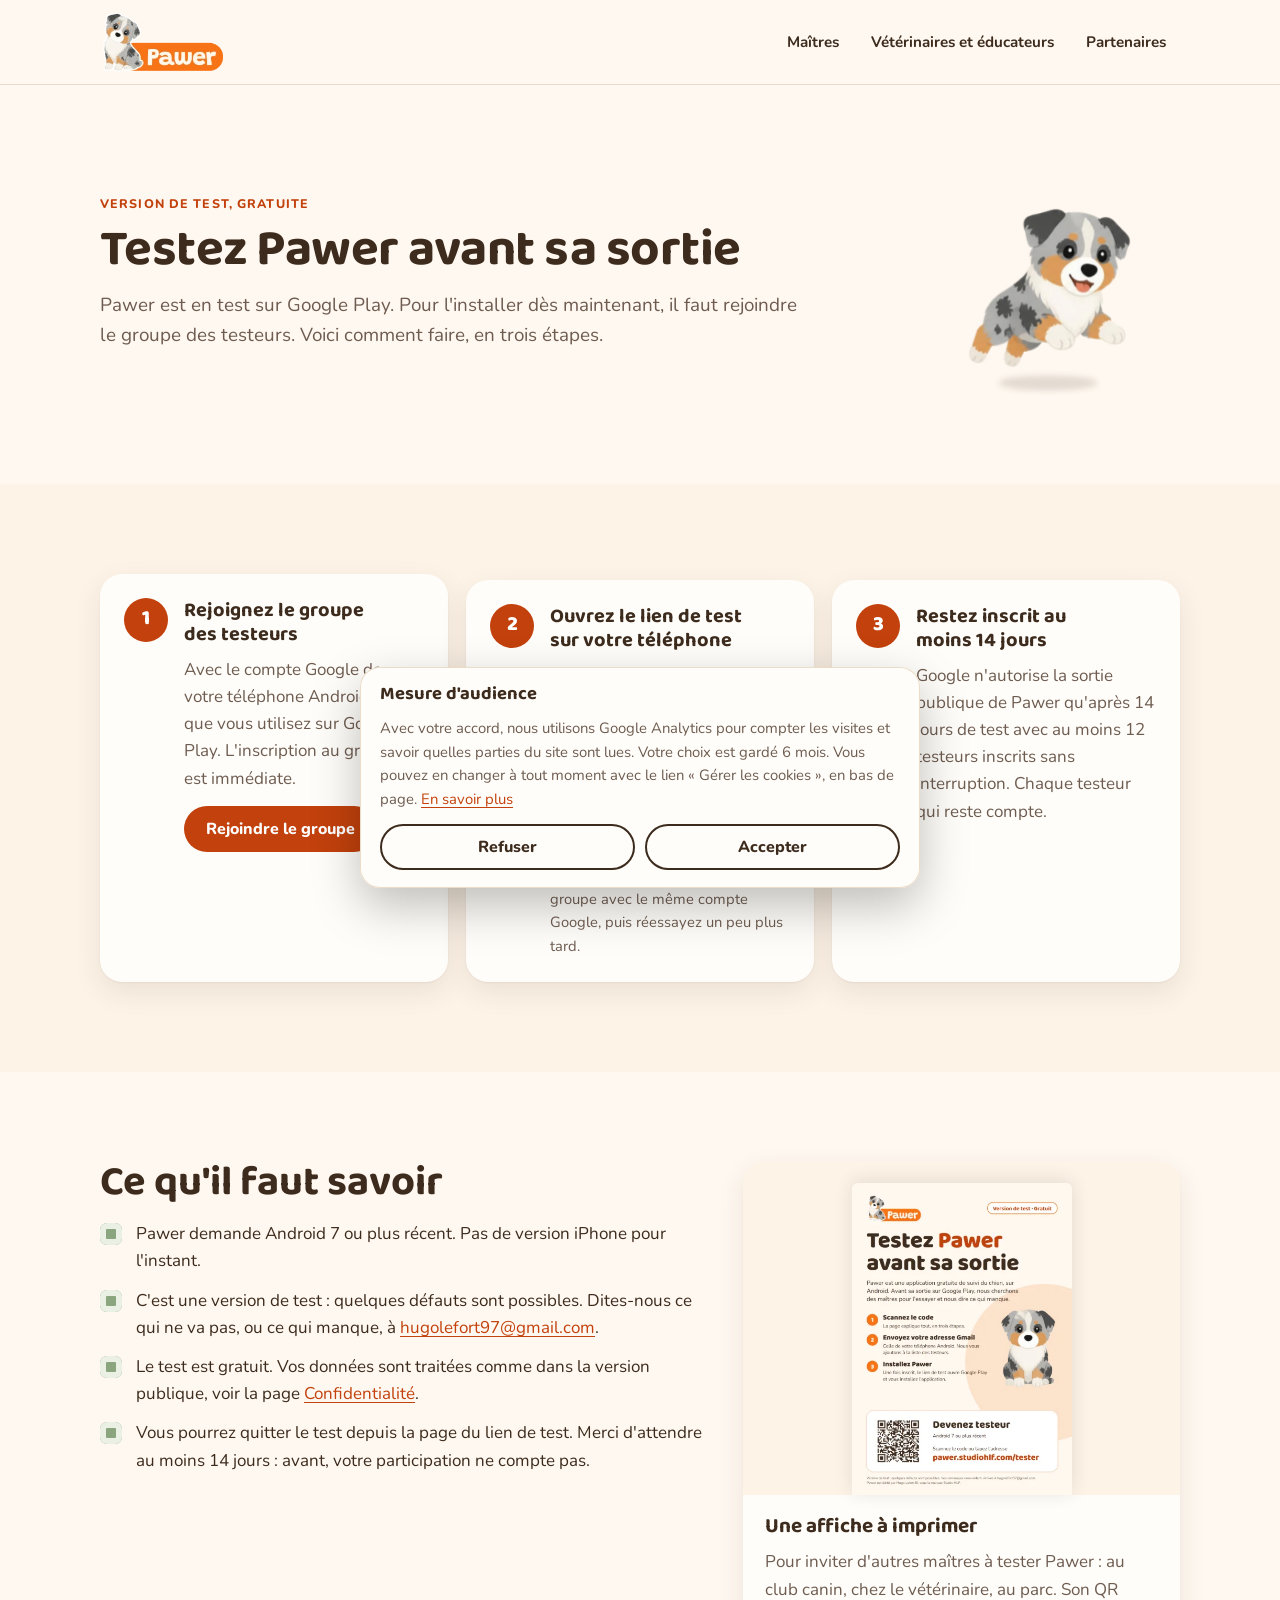
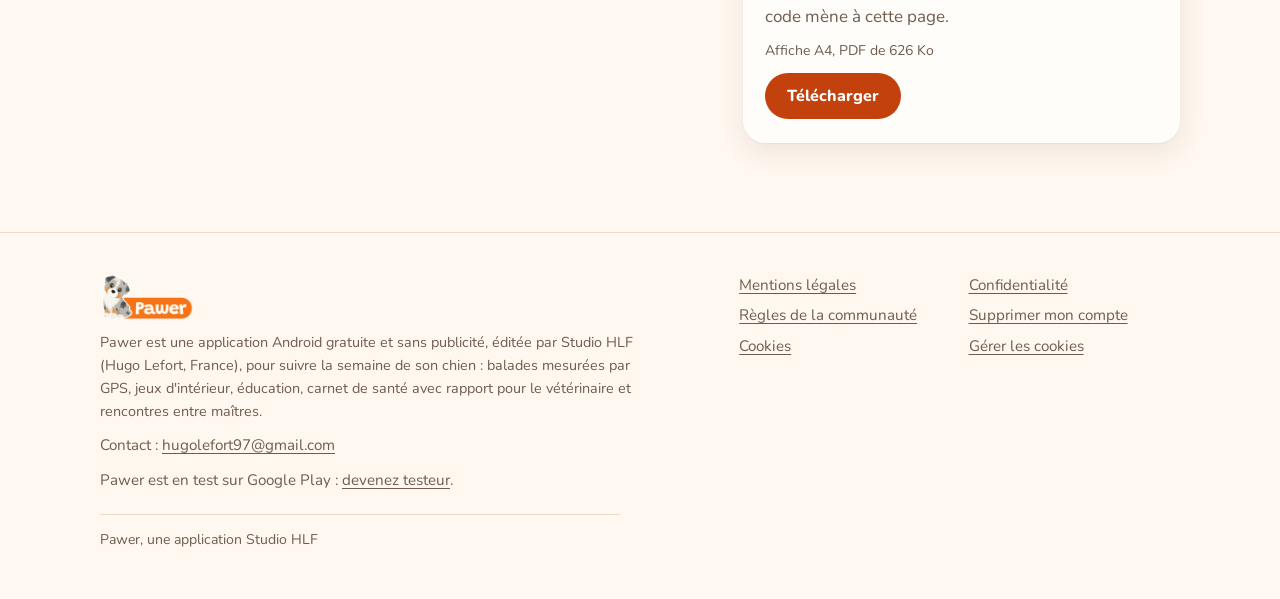
<file: tester/index.html>
<!doctype html>
<html lang="fr" data-page="tester" data-racine="/">
<head>
<meta charset="utf-8">
<meta name="viewport" content="width=device-width, initial-scale=1, viewport-fit=cover">
<title>Tester Pawer avant sa sortie sur Google Play | Pawer</title>
<meta name="description" content="Pawer est en test sur Google Play. Rejoignez le groupe des testeurs avec votre compte Google, puis installez l'application depuis le lien de test.">
<link rel="canonical" href="https://pawer.studiohlf.com/tester/">
<link rel="alternate" hreflang="fr" href="https://pawer.studiohlf.com/tester/">
<link rel="alternate" hreflang="x-default" href="https://pawer.studiohlf.com/tester/">
<meta name="theme-color" content="#FFF8F0" media="(prefers-color-scheme: light)">
<meta name="theme-color" content="#1E1611" media="(prefers-color-scheme: dark)">
<meta name="pawer-ga" content="G-XKE6YXJK5M">
<meta property="og:type" content="website">
<meta property="og:site_name" content="Pawer">
<meta property="og:locale" content="fr_FR">
<meta property="og:title" content="Tester Pawer avant sa sortie sur Google Play | Pawer">
<meta property="og:description" content="Pawer est en test sur Google Play. Rejoignez le groupe des testeurs avec votre compte Google, puis installez l'application depuis le lien de test.">
<meta property="og:url" content="https://pawer.studiohlf.com/tester/">
<meta property="og:image" content="https://pawer.studiohlf.com/og-image-1200x630.png">
<meta property="og:image:width" content="1200">
<meta property="og:image:height" content="630">
<meta property="og:image:alt" content="Logo de Pawer : le berger australien de l'application, tête penchée, au-dessus d'une pastille orange">
<meta name="twitter:card" content="summary_large_image">
<meta name="twitter:title" content="Tester Pawer avant sa sortie sur Google Play | Pawer">
<meta name="twitter:description" content="Pawer est en test sur Google Play. Rejoignez le groupe des testeurs avec votre compte Google, puis installez l'application depuis le lien de test.">
<meta name="twitter:image" content="https://pawer.studiohlf.com/og-image-1200x630.png">
<link rel="icon" type="image/png" sizes="32x32" href="/favicon-32.png">
<link rel="apple-touch-icon" href="/apple-touch-icon-180.png">
<link rel="manifest" href="/site.webmanifest">
<link rel="preload" href="/assets/polices/nunito-latin-wght.woff2" as="font" type="font/woff2" crossorigin>
<link rel="preload" href="/assets/polices/baloo-2-latin-wght.woff2" as="font" type="font/woff2" crossorigin>
<link rel="stylesheet" href="/assets/css/site.css">
<link rel="stylesheet" href="/assets/css/chiens.css">
<link rel="stylesheet" href="/assets/css/pages.css">
<link rel="stylesheet" href="/assets/css/tester.css">
<script type="application/ld+json">
{
 "@context": "https://schema.org",
 "@graph": [
  {
   "@type": "WebPage",
   "@id": "https://pawer.studiohlf.com/tester/",
   "url": "https://pawer.studiohlf.com/tester/",
   "name": "Tester Pawer avant sa sortie sur Google Play | Pawer",
   "description": "Pawer est en test sur Google Play. Rejoignez le groupe des testeurs avec votre compte Google, puis installez l'application depuis le lien de test.",
   "isPartOf": {
    "@id": "https://pawer.studiohlf.com/#site"
   },
   "about": {
    "@id": "https://pawer.studiohlf.com/#application"
   },
   "publisher": {
    "@id": "https://pawer.studiohlf.com/#editeur"
   },
   "inLanguage": "fr"
  },
  {
   "@type": "BreadcrumbList",
   "itemListElement": [
    {
     "@type": "ListItem",
     "position": 1,
     "name": "Accueil",
     "item": "https://pawer.studiohlf.com/"
    },
    {
     "@type": "ListItem",
     "position": 2,
     "name": "Devenir testeur",
     "item": "https://pawer.studiohlf.com/tester/"
    }
   ]
  }
 ]
}
</script>
</head>
<body>
<a class="lien-evitement" href="#contenu">Aller au contenu</a>
<header class="entete">
  <div class="conteneur">
    <a class="marque" href="/" aria-label="Pawer, page d'accueil">
      <picture class="seul-clair"><source srcset="/assets/img/logo/logotype@2x.webp" type="image/webp"><img src="/assets/img/logo/logotype@2x.png" alt="Pawer" width="220" height="112"></picture>
      <picture class="seul-sombre"><source srcset="/assets/img/logo/logotype-sombre@2x.webp" type="image/webp"><img src="/assets/img/logo/logotype-sombre@2x.png" alt="Pawer" width="220" height="112"></picture>
    </a>
    <nav class="nav" aria-label="Pages du site">
      <a href="/" data-nav="maitres">Maîtres</a>
      <a href="/pros/" data-nav="pros">Vétérinaires et éducateurs</a>
      <a href="/partenaires/" data-nav="partenaires">Partenaires</a>
    </nav>
  </div>
</header>

<main id="contenu">
  <section class="section tester-ouverture">
    <div class="conteneur tester-grille">
      <div class="entete-section">
        <p class="surtitre">Version de test, gratuite</p>
        <h1>Testez Pawer avant sa sortie</h1>
        <p class="chapeau">Pawer est en test sur Google Play. Pour l'installer dès maintenant, il faut rejoindre le groupe des testeurs. Voici comment faire, en trois étapes.</p>
      </div>
      <div class="cadre-chien tester-chien">
        <div class="chien-marionnette" data-race="berger-australien" data-pose="saut" aria-hidden="true">
          <img src="/assets/img/chiens/berger-australien-saut.webp" alt="" width="368" height="418" loading="lazy">
        </div>
      </div>
    </div>
  </section>

  <section class="section teintee" id="etapes">
    <div class="conteneur">
      <ol class="etapes">
        <li class="etape">
          <span class="etape-num" aria-hidden="true">1</span>
          <div class="etape-texte">
            <h2>Rejoignez le groupe des testeurs</h2>
            <p>Avec le compte Google de votre téléphone Android, celui que vous utilisez sur Google Play. L'inscription au groupe est immédiate.</p>
            <a class="bouton" href="https://groups.google.com/g/testeurs-pawer" data-emplacement="groupe-testeurs" rel="noopener">Rejoindre le groupe</a>
          </div>
        </li>
        <li class="etape">
          <span class="etape-num" aria-hidden="true">2</span>
          <div class="etape-texte">
            <h2>Ouvrez le lien de test sur votre téléphone</h2>
            <p>Google Play vous propose de rejoindre le test. Acceptez, puis installez Pawer comme une autre application.</p>
            <a class="bouton" href="https://play.google.com/apps/testing/com.studiohlf.pawer" data-emplacement="lien-test" rel="noopener">Ouvrir le lien de test</a>
            <p class="petit doux">Google Play affiche une erreur ? Vérifiez que vous avez rejoint le groupe avec le même compte Google, puis réessayez un peu plus tard.</p>
          </div>
        </li>
        <li class="etape">
          <span class="etape-num" aria-hidden="true">3</span>
          <div class="etape-texte">
            <h2>Restez inscrit au moins 14 jours</h2>
            <p>Google n'autorise la sortie publique de Pawer qu'après 14 jours de test avec au moins 12 testeurs inscrits sans interruption. Chaque testeur qui reste compte.</p>
          </div>
        </li>
      </ol>
    </div>
  </section>

  <section class="section" id="a-savoir">
    <div class="conteneur tester-deux">
      <div>
        <h2>Ce qu'il faut savoir</h2>
        <ul class="liste-points">
          <li><span>Pawer demande Android 7 ou plus récent. Pas de version iPhone pour l'instant.</span></li>
          <li><span>C'est une version de test : quelques défauts sont possibles. Dites-nous ce qui ne va pas, ou ce qui manque, à <a href="mailto:hugolefort97@gmail.com?subject=Remarques%20sur%20Pawer" data-sujet="remarques-test">hugolefort97@gmail.com</a>.</span></li>
          <li><span>Le test est gratuit. Vos données sont traitées comme dans la version publique, voir la page <a href="/confidentialite.html">Confidentialité</a>.</span></li>
          <li><span>Vous pourrez quitter le test depuis la page du lien de test. Merci d'attendre au moins 14 jours : avant, votre participation ne compte pas.</span></li>
        </ul>
      </div>
      <article class="ressource tester-affiche">
        <a class="ressource-apercu" href="/ressources/pawer-affiche-testeurs-A4.pdf" data-ressource="affiche-testeurs" tabindex="-1" aria-hidden="true"><img src="/assets/img/ressources/affiche-testeurs.webp" alt="" width="420" height="594" loading="lazy"></a>
        <div class="ressource-texte">
          <h3>Une affiche à imprimer</h3>
          <p>Pour inviter d'autres maîtres à tester Pawer : au club canin, chez le vétérinaire, au parc. Son QR code mène à cette page.</p>
          <p class="ressource-format">Affiche A4, PDF de 626 Ko</p>
          <a class="bouton" href="/ressources/pawer-affiche-testeurs-A4.pdf" download data-ressource="affiche-testeurs">Télécharger</a>
        </div>
      </article>
    </div>
  </section>
</main>

<footer class="pied">
  <div class="conteneur">
    <div class="pied-marque">
      <picture class="seul-clair"><source srcset="/assets/img/logo/logotype@2x.webp" type="image/webp"><img src="/assets/img/logo/logotype@2x.png" alt="" width="220" height="112" loading="lazy"></picture>
      <picture class="seul-sombre"><source srcset="/assets/img/logo/logotype-sombre@2x.webp" type="image/webp"><img src="/assets/img/logo/logotype-sombre@2x.png" alt="" width="220" height="112" loading="lazy"></picture>
      <p class="definition">Pawer est une application Android gratuite et sans publicité, éditée par Studio HLF (Hugo Lefort, France), pour suivre la semaine de son chien : balades mesurées par GPS, jeux d'intérieur, éducation, carnet de santé avec rapport pour le vétérinaire et rencontres entre maîtres.</p>
      <p>Contact : <a href="mailto:hugolefort97@gmail.com" data-sujet="contact">hugolefort97@gmail.com</a></p>
      <p>Pawer est en test sur Google Play : <a href="/tester/">devenez testeur</a>.</p>
    </div>
    <nav aria-label="Informations légales">
      <a href="/mentions-legales/">Mentions légales</a>
      <a href="/confidentialite.html">Confidentialité</a>
      <a href="/regles-communaute.html">Règles de la communauté</a>
      <a href="/suppression-compte.html">Supprimer mon compte</a>
      <a href="/cookies/">Cookies</a>
      <button type="button" class="lien" data-gerer-cookies>Gérer les cookies</button>
    </nav>
    <p class="signature">Pawer, une application Studio HLF</p>
  </div>
</footer>

<div class="consentement" id="consentement" role="dialog" aria-labelledby="consentement-titre" aria-describedby="consentement-texte" hidden>
  <h2 id="consentement-titre">Mesure d'audience</h2>
  <p id="consentement-texte">Avec votre accord, nous utilisons Google Analytics pour compter les visites et savoir quelles parties du site sont lues. Votre choix est gardé 6 mois. Vous pouvez en changer à tout moment avec le lien « Gérer les cookies », en bas de page. <a href="/cookies/">En savoir plus</a></p>
  <div class="choix">
    <button type="button" data-choix="refuse">Refuser</button>
    <button type="button" data-choix="accepte">Accepter</button>
  </div>
</div>
<script src="/assets/js/marionnettes.js" data-monter defer></script>
<script src="/assets/js/site.js" defer></script>
</body>
</html>
</file>
<file: assets/css/site.css>
/* Site de Pawer : le socle commun (jetons, polices, en-tête, pied de page,
   bandeau de consentement, composants partagés). Les chiens animés sont dans
   chiens.css. Repris de la maquette v1, sur le papier crème de l'application. */

/* ─── Polices hébergées par le site (licence OFL, voir polices/OFL-*.txt) ── */
@font-face {
  font-family: "Baloo 2";
  src: url(../polices/baloo-2-latin-wght.woff2) format("woff2");
  font-weight: 400 800;
  font-style: normal;
  font-display: swap;
}
@font-face {
  font-family: "Nunito";
  src: url(../polices/nunito-latin-wght.woff2) format("woff2");
  font-weight: 200 1000;
  font-style: normal;
  font-display: swap;
}

/* ─── Jetons ──────────────────────────────────────────────────────── */
:root {
  --fond: #FFF8F0;
  --surface: #FDF3E7;
  --carte: #FFFDF9;
  --encre: #3D2C1E;
  --encre-douce: #6E5C50;
  --ligne: #EBDCC9;
  --orange: #F97316;
  --orange-fond: #C2410C;
  --orange-texte: #C2410C;
  --orange-pale: #FFEDD5;
  --sur-orange: #FFFFFF;
  --sauge: #8BA57F;
  --sauge-fond: #EAF0E3;
  --sauge-texte: #4A6741;
  --physique: #F97316;
  --mental: #3B82F6;
  --social: #22C55E;
  --physique-texte: #C2410C;
  --mental-texte: #1D4ED8;
  --social-texte: #15803D;
  --piste: #EFE3D4;
  --ombre: 0 1px 2px rgba(61, 44, 30, 0.06), 0 10px 28px rgba(61, 44, 30, 0.09);
  --ombre-chien: 61 44 30;
  --decor-filtre: none;
  --verre: rgba(255, 248, 240, 0.9);
  /* Objets fixes dans les deux thèmes : le téléphone montre l'application en
     thème clair, le rapport est une feuille imprimée. */
  --appareil: #2B2018;
  --appareil-bord: #5A4636;
  --ecran-carte: #FFFDF9;
  --ecran-encre: #3D2C1E;
  --ecran-doux: #6E5C50;
  --ecran-piste: #EFE3D4;
  --papier: #FFFFFF;
  --papier-encre: #2B211A;
  --papier-doux: #6B5D52;
  --papier-ligne: #E7DED4;
  --titre: "Baloo 2", "Nunito", ui-rounded, system-ui, sans-serif;
  --texte: "Nunito", ui-rounded, system-ui, -apple-system, "Segoe UI", Roboto, sans-serif;
  --rayon: 22px;
  --largeur: 1120px;
  color-scheme: light;
}
@media (prefers-color-scheme: dark) {
  :root:not([data-theme="light"]) {
    --fond: #1E1611;
    --surface: #2A211A;
    --carte: #2E251D;
    --encre: #FAF3EB;
    --encre-douce: #C9B8A8;
    --ligne: #453627;
    --orange-texte: #FDBA74;
    --orange-pale: #43281A;
    --sauge-fond: #263023;
    --sauge-texte: #B7D0A9;
    --physique-texte: #FDBA74;
    --mental-texte: #93C5FD;
    --social-texte: #4ADE80;
    --piste: #3A2D22;
    --ombre: 0 1px 2px rgba(0, 0, 0, 0.3), 0 10px 28px rgba(0, 0, 0, 0.35);
    --ombre-chien: 0 0 0;
    --decor-filtre: brightness(0.88) saturate(0.92);
    --verre: rgba(30, 22, 17, 0.88);
    color-scheme: dark;
  }
}
:root[data-theme="dark"] {
  --fond: #1E1611;
  --surface: #2A211A;
  --carte: #2E251D;
  --encre: #FAF3EB;
  --encre-douce: #C9B8A8;
  --ligne: #453627;
  --orange-texte: #FDBA74;
  --orange-pale: #43281A;
  --sauge-fond: #263023;
  --sauge-texte: #B7D0A9;
  --physique-texte: #FDBA74;
  --mental-texte: #93C5FD;
  --social-texte: #4ADE80;
  --piste: #3A2D22;
  --ombre: 0 1px 2px rgba(0, 0, 0, 0.3), 0 10px 28px rgba(0, 0, 0, 0.35);
  --ombre-chien: 0 0 0;
  --decor-filtre: brightness(0.88) saturate(0.92);
  --verre: rgba(30, 22, 17, 0.88);
  color-scheme: dark;
}

/* Éléments propres à un thème (logo, carte) : .seul-clair / .seul-sombre */
.seul-sombre { display: none !important; }
@media (prefers-color-scheme: dark) {
  :root:not([data-theme="light"]) .seul-clair { display: none !important; }
  :root:not([data-theme="light"]) .seul-sombre { display: block !important; }
}
:root[data-theme="dark"] .seul-clair { display: none !important; }
:root[data-theme="dark"] .seul-sombre { display: block !important; }

/* ─── Base ─────────────────────────────────────────────────────────── */
* { box-sizing: border-box; }
html { -webkit-text-size-adjust: 100%; scroll-behavior: smooth; scroll-padding-top: 84px; }
@media (prefers-reduced-motion: reduce) { html { scroll-behavior: auto; } }
body {
  margin: 0;
  background: var(--fond);
  color: var(--encre);
  font: 400 1.0625rem/1.6 var(--texte);
  overflow-x: clip;
}
img { max-width: 100%; height: auto; display: block; }
a { color: var(--orange-texte); text-underline-offset: 0.18em; }
:focus-visible { outline: 3px solid var(--orange); outline-offset: 3px; border-radius: 8px; }
h1, h2, h3, h4 { font-family: var(--titre); line-height: 1.08; text-wrap: balance; margin: 0; color: var(--encre); }
h1 { font-size: clamp(2.15rem, 1.35rem + 3.6vw, 3.6rem); font-weight: 700; letter-spacing: -0.01em; }
h2 { font-size: clamp(1.7rem, 1.2rem + 2.2vw, 2.6rem); font-weight: 700; }
h3 { font-size: 1.3rem; font-weight: 700; line-height: 1.15; }
p { margin: 0; max-width: 65ch; }
ul { margin: 0; padding-left: 1.2em; }
li + li { margin-top: 0.35em; }
.conteneur { width: 100%; max-width: var(--largeur); margin-inline: auto; padding-inline: 20px; }
.surtitre {
  font: 800 0.78rem/1.3 var(--texte);
  letter-spacing: 0.09em;
  text-transform: uppercase;
  color: var(--orange-texte);
}
.chapeau { font-size: 1.18rem; color: var(--encre-douce); }
.doux { color: var(--encre-douce); }
.petit { font-size: 0.92rem; }
.section { padding-block: clamp(48px, 7vw, 96px); }
.section.teintee { background: var(--surface); }
.entete-section { display: grid; gap: 12px; margin-bottom: clamp(24px, 4vw, 44px); }
.entete-section.centre { justify-items: center; text-align: center; }
.entete-section.centre p { margin-inline: auto; }
.lien-evitement { position: absolute; left: -9999px; top: 8px; z-index: 50; padding: 10px 16px; border-radius: 999px; background: var(--carte); }
.lien-evitement:focus { left: 12px; }
.visuel-seul { position: absolute; width: 1px; height: 1px; overflow: hidden; clip: rect(0 0 0 0); white-space: nowrap; }

/* ─── En-tête ─────────────────────────────────────────────────────── */
.entete {
  position: sticky;
  top: 0;
  z-index: 20;
  background: var(--verre);
  -webkit-backdrop-filter: blur(10px);
  backdrop-filter: blur(10px);
  border-bottom: 1px solid var(--ligne);
}
.entete .conteneur { display: flex; flex-wrap: wrap; align-items: center; gap: 6px 24px; padding-block: 10px; }
.marque { display: inline-flex; align-items: center; line-height: 0; border-radius: 12px; }
.marque img { height: 64px; width: auto; }
.nav { display: flex; flex-wrap: wrap; gap: 4px; margin-left: auto; }
.nav a {
  padding: 8px 14px;
  border-radius: 999px;
  color: var(--encre);
  text-decoration: none;
  font-weight: 700;
  font-size: 0.95rem;
}
.nav a:hover { background: var(--surface); }
.nav a[aria-current="page"] { background: var(--carte); color: var(--orange-texte); box-shadow: var(--ombre); }
@media (max-width: 680px) {
  .entete .conteneur { padding-block: 8px; }
  .marque img { height: 52px; }
  .nav { margin-left: 0; width: 100%; justify-content: space-between; gap: 2px; }
  .nav a { padding: 6px 9px; font-size: 0.85rem; }
}

/* ─── Boutons, badge, étiquettes ──────────────────────────────────── */
.actions { display: flex; flex-wrap: wrap; align-items: center; gap: 12px 20px; }
.bouton {
  display: inline-flex;
  align-items: center;
  justify-content: center;
  gap: 8px;
  min-height: 46px;
  padding: 12px 22px;
  border-radius: 999px;
  background: var(--orange-fond);
  color: var(--sur-orange);
  font: 800 1rem/1 var(--texte);
  text-decoration: none;
  border: 0;
  cursor: pointer;
}
.bouton:hover { filter: brightness(1.06); }
.bouton.secondaire { background: transparent; color: var(--orange-texte); box-shadow: inset 0 0 0 2px currentColor; }
.lien-fleche { font-weight: 800; text-decoration: none; }
.lien-fleche::after { content: "  \2193"; }
.lien-fleche:hover { text-decoration: underline; }
.badge-play { display: inline-block; line-height: 0; border-radius: 10px; }
.badge-play img { height: 62px; width: auto; margin: -9px; }
/* Icône de l'application mobile (piste 4) : seulement en petit, à côté du badge Google Play */
.icone-appli { width: 52px; height: 52px; border-radius: 12px; flex: none; }
.bientot {
  display: inline-block;
  margin-left: 6px;
  padding: 2px 9px;
  border-radius: 999px;
  background: var(--sauge-fond);
  color: var(--sauge-texte);
  font: 800 0.7rem/1.5 var(--texte);
  letter-spacing: 0.04em;
  text-transform: uppercase;
  vertical-align: 2px;
}
.reperes { display: flex; flex-wrap: wrap; gap: 8px; padding: 0; list-style: none; }
.reperes li {
  margin: 0;
  padding: 6px 12px;
  border-radius: 999px;
  background: var(--carte);
  box-shadow: inset 0 0 0 1px var(--ligne);
  font-size: 0.9rem;
  font-weight: 700;
  color: var(--encre-douce);
}
.liste-points { display: grid; gap: 12px; padding: 0; list-style: none; }
.liste-points li { margin: 0; display: grid; grid-template-columns: 26px 1fr; gap: 10px; align-items: start; }
.liste-points li::before {
  content: "";
  width: 22px;
  height: 22px;
  margin-top: 3px;
  border-radius: 7px;
  background: var(--sauge-fond);
  box-shadow: inset 0 0 0 6px var(--sauge-fond), inset 0 0 0 22px var(--sauge);
}
.liste-points li.a-venir::before { box-shadow: inset 0 0 0 2px var(--sauge); background: transparent; }

/* ─── Encarts, cartes, deux colonnes ──────────────────────────────── */
.deux { display: grid; gap: 32px; align-items: center; }
@media (min-width: 900px) { .deux { grid-template-columns: 1fr 1fr; } .deux.inverse > :first-child { order: 2; } }
.engagements { display: grid; gap: 18px; }
@media (min-width: 760px) { .engagements { grid-template-columns: 1fr 1fr; } }
.encart { display: grid; gap: 12px; padding: 24px; border-radius: var(--rayon); background: var(--carte); box-shadow: var(--ombre); align-content: start; }
.encart.sauge { background: var(--sauge-fond); box-shadow: none; }
.encart.sauge h3 { color: var(--sauge-texte); }
.encart ul { color: var(--encre-douce); }

/* ─── Questions fréquentes ────────────────────────────────────────── */
.faq { display: grid; gap: 10px; max-width: 780px; }
.faq details { border-radius: 16px; background: var(--carte); box-shadow: var(--ombre); }
.faq summary {
  cursor: pointer;
  list-style: none;
  padding: 16px 52px 16px 20px;
  font: 700 1.08rem/1.3 var(--titre);
  position: relative;
}
.faq summary::-webkit-details-marker { display: none; }
.faq summary::after {
  content: "+";
  position: absolute;
  right: 20px;
  top: 50%;
  transform: translateY(-50%);
  font: 700 1.4rem/1 var(--texte);
  color: var(--orange-texte);
}
.faq details[open] summary::after { content: "\2212"; }
.faq .reponse { display: flex; flex-wrap: wrap; align-items: end; gap: 12px 18px; padding: 0 20px 18px; color: var(--encre-douce); }
.faq .reponse p { flex: 1 1 260px; }

/* ─── Appel final ─────────────────────────────────────────────────── */
.appel { padding-block: clamp(40px, 6vw, 72px); }
.appel .conteneur > .appel-boite {
  position: relative;
  display: grid;
  gap: 14px;
  padding: clamp(24px, 4vw, 44px) clamp(24px, 4vw, 44px) 0;
  border-radius: 28px;
  background: var(--sauge-fond);
  overflow: hidden;
}
.appel-texte { display: grid; gap: 14px; min-width: 0; }
.appel h2 { color: var(--encre); }

/* ─── Pied de page ────────────────────────────────────────────────── */
.pied { padding-block: 40px 48px; border-top: 1px solid var(--ligne); color: var(--encre-douce); font-size: 0.95rem; }
.pied .conteneur { display: grid; gap: 22px; }
@media (min-width: 860px) { .pied .conteneur { grid-template-columns: 1.4fr 1fr; align-items: start; } }
.pied-marque { display: grid; gap: 10px; }
.pied-marque img { height: 48px; width: auto; }
.pied .definition { font-size: 0.9rem; max-width: 62ch; }
.pied nav { display: grid; gap: 6px 18px; grid-template-columns: repeat(auto-fill, minmax(190px, 1fr)); }
.pied a { color: var(--encre-douce); }
.pied button.lien {
  padding: 0;
  border: 0;
  background: none;
  font: inherit;
  color: var(--encre-douce);
  text-decoration: underline;
  text-underline-offset: 0.18em;
  cursor: pointer;
  text-align: left;
}
.pied .signature { grid-column: 1 / -1; padding-top: 14px; border-top: 1px solid var(--ligne); font-size: 0.88rem; }

/* ─── Bandeau de consentement (CNIL : deux boutons identiques) ────── */
.consentement {
  position: fixed;
  z-index: 40;
  left: 12px;
  right: 12px;
  bottom: 12px;
  max-width: 560px;
  margin-inline: auto;
  display: grid;
  gap: 12px;
  padding: 18px 20px;
  border-radius: 20px;
  background: var(--carte);
  color: var(--encre);
  box-shadow: 0 18px 48px rgba(0, 0, 0, 0.25), inset 0 0 0 1px var(--ligne);
}
.consentement[hidden] { display: none; }
.consentement h2 { font-size: 1.15rem; }
.consentement p { font-size: 0.93rem; color: var(--encre-douce); }
.consentement .choix { display: grid; grid-template-columns: 1fr 1fr; gap: 10px; }
.consentement .choix button {
  min-height: 46px;
  border-radius: 999px;
  border: 2px solid var(--encre);
  background: var(--carte);
  color: var(--encre);
  font: 800 1rem/1 var(--texte);
  cursor: pointer;
}
.consentement .choix button:hover { background: var(--surface); }
</file>
<file: assets/css/chiens.css>
/* Pawer : chiens du site.
   Chaque chien est une marionnette de l'application (assets/js/marionnettes.js),
   le même rig et le même calcul que dans l'appli. Règles :
   - le chien reste à sa place, posé sur le sol de son cadre (bas de l'élément) ;
     le cadre (.fenetre, .cadre-chien, .ecran, .quartier) coupe ce qui dépasse ;
   - AUCUNE animation CSS sur un chien (ni translation, ni scale, ni rotation) :
     la marionnette porte seule le mouvement, sur place ;
   - avant le premier dessin, sans WebGL ou sans script, l'image de repli
     (première image de la boucle, rendue par la marionnette) reste visible ;
   - mouvement réduit : la marionnette dessine une image fixe ;
   - JAMAIS de pose de marche sur le site (demande du porteur, 10 oct. 2026) :
     on illustre avec la tête penchée (« curieux »).

   Gabarit :
   <div class="chien-marionnette" data-race="teckel" data-pose="curieux" aria-hidden="true" style="--h: 50%; --sol: 8%">
     <img src="/assets/img/chiens/teckel-curieux.webp" alt="" width="…" height="…" loading="lazy">
   </div>
   --x : abscisse du centre ; --sol : hauteur du sol depuis le bas du cadre ;
   --h : hauteur de l'élément (celle de la race, la même pour ses six poses).
   data-decalage="1200" décale la boucle (ms) de deux chiens de même pose. */

.chien-marionnette {
  --prop: 1.2;
  position: absolute;
  z-index: 1;
  left: var(--x, 50%);
  bottom: var(--sol, 7%);
  height: var(--h, 55%);
  aspect-ratio: var(--prop);
  max-width: 100%;
  translate: -50% 0;
  line-height: 0;
  pointer-events: none;
}
/* Ombre au sol du repli ; la marionnette dessine la sienne */
.chien-marionnette::before {
  content: "";
  position: absolute;
  left: 50%;
  bottom: -2.5%;
  width: 70%;
  height: 7%;
  translate: -50% 0;
  border-radius: 50%;
  background: radial-gradient(closest-side, rgb(61 44 30 / 0.22), rgb(61 44 30 / 0));
}
.chien-marionnette.marionnette-prete::before { content: none; }
.chien-marionnette > img { position: absolute; bottom: 0; left: 50%; translate: -50% 0; height: 92%; width: auto; max-width: none; }
/* Regard vers la gauche, sans déformation : rotation autour de l'axe vertical, jamais scaleX */
.chien-marionnette.vers-gauche { rotate: y 180deg; }

/*REPLIS*/
/* Proportion de l'élément par race (largeur / hauteur), écrite par outils/integrer-marionnettes.cjs */
.chien-marionnette[data-race="berger-allemand"] { --prop: 1.266; }
.chien-marionnette[data-race="berger-australien"] { --prop: 1.091; }
.chien-marionnette[data-race="bouledogue-francais"] { --prop: 1.009; }
.chien-marionnette[data-race="chihuahua"] { --prop: 0.908; }
.chien-marionnette[data-race="golden-retriever"] { --prop: 1.292; }
.chien-marionnette[data-race="husky"] { --prop: 1.069; }
.chien-marionnette[data-race="labrador"] { --prop: 1.166; }
.chien-marionnette[data-race="teckel"] { --prop: 1.611; }
/* Hauteur du repli : repliHauteur / hauteur de la race */
.chien-marionnette[data-race="berger-australien"][data-pose="endormi"] > img { height: 61.6%; }
.chien-marionnette[data-race="berger-australien"][data-pose="curieux"] > img { height: 100.0%; }
.chien-marionnette[data-race="berger-australien"][data-pose="assis"] > img { height: 97.2%; }
.chien-marionnette[data-race="berger-australien"][data-pose="reverence"] > img { height: 74.0%; }
.chien-marionnette[data-race="berger-australien"][data-pose="saut"] > img { height: 97.9%; }
.chien-marionnette[data-race="labrador"][data-pose="assis"] > img { height: 92.3%; }
.chien-marionnette[data-race="golden-retriever"][data-pose="saut"] > img { height: 100.0%; }
.chien-marionnette[data-race="berger-allemand"][data-pose="curieux"] > img { height: 99.3%; }
.chien-marionnette[data-race="berger-allemand"][data-pose="assis"] > img { height: 100.0%; }
.chien-marionnette[data-race="chihuahua"][data-pose="curieux"] > img { height: 89.4%; }
.chien-marionnette[data-race="chihuahua"][data-pose="assis"] > img { height: 87.8%; }
.chien-marionnette[data-race="teckel"][data-pose="curieux"] > img { height: 93.3%; }
.chien-marionnette[data-race="bouledogue-francais"][data-pose="assis"] > img { height: 89.9%; }
.chien-marionnette[data-race="bouledogue-francais"][data-pose="curieux"] > img { height: 91.5%; }
.chien-marionnette[data-race="teckel"][data-pose="reverence"] > img { height: 92.2%; }
.chien-marionnette[data-race="labrador"][data-pose="curieux"] > img { height: 91.6%; }
.chien-marionnette[data-race="labrador"][data-pose="endormi"] > img { height: 54.3%; }
.chien-marionnette[data-race="husky"][data-pose="assis"] > img { height: 87.2%; }
.chien-marionnette[data-race="husky"][data-pose="reverence"] > img { height: 89.9%; }
.chien-marionnette[data-race="chihuahua"][data-pose="reverence"] > img { height: 78.2%; }
.chien-marionnette[data-race="golden-retriever"][data-pose="curieux"] > img { height: 92.9%; }
.chien-marionnette[data-race="bouledogue-francais"][data-pose="saut"] > img { height: 100.0%; }
/*/REPLIS*/

/* ─── Cadre sans décor (appel final) : il coupe ce qui dépasse ─────── */
.cadre-chien { position: relative; overflow: hidden; border-radius: 0 0 var(--rayon) var(--rayon); }
.appel-boite.avec-chien { padding-bottom: 0; }
.appel-boite.avec-chien .appel-texte { padding-bottom: 8px; }
.appel-boite .cadre-chien { justify-self: center; width: min(230px, 62vw); height: 210px; }
.appel-boite .cadre-chien.large { width: min(340px, 86vw); }
@media (min-width: 760px) {
  .appel-boite.avec-chien { grid-template-columns: 1fr auto; align-items: end; }
  .appel-boite.avec-chien .appel-texte { padding-bottom: clamp(24px, 4vw, 44px); }
  .appel-boite .cadre-chien { width: 240px; height: 260px; }
  .appel-boite .cadre-chien.large { width: 340px; }
}
.appel-boite .cadre-chien .chien-marionnette { --sol: 12px; --h: 84%; }
.appel-boite .cadre-chien.large .chien-marionnette { --h: 80%; }

/* « z » du chien qui dort (du texte, pas le chien) : visibles au repos, ils montent si le mouvement est permis */
.zzz { position: absolute; display: block; pointer-events: none; font: 800 1rem/1 var(--titre); color: var(--ecran-doux); }
.zzz span { position: absolute; display: block; }
.zzz span:nth-child(1) { left: 0; top: 18px; font-size: 0.8em; }
.zzz span:nth-child(2) { left: 9px; top: 6px; font-size: 1em; }
.zzz span:nth-child(3) { left: 20px; top: -8px; font-size: 1.2em; }
@keyframes zzz-monte {
  0% { translate: 0 6px; opacity: 0; }
  12% { opacity: 1; }
  70% { opacity: 1; }
  100% { translate: 16px -30px; opacity: 0; }
}
/* Mascotte du logo (pas un chien du site) : elle penche la tête */
@keyframes coucou {
  0%, 20% { rotate: 0deg; }
  25% { rotate: -4deg; }
  30%, 50% { rotate: 0deg; }
  55% { rotate: 3deg; }
  60%, 78% { rotate: 0deg; }
  82% { rotate: -3deg; }
  86% { rotate: 2deg; }
  90%, 100% { rotate: 0deg; }
}
@media (prefers-reduced-motion: no-preference) {
  .zzz span { animation: zzz-monte 4800ms ease-out infinite; }
  .zzz span:nth-child(1) { left: 0; top: 18px; animation-delay: 0s; }
  .zzz span:nth-child(2) { left: 0; top: 18px; animation-delay: 1600ms; }
  .zzz span:nth-child(3) { left: 0; top: 18px; animation-delay: 3200ms; }
  .coucou img { transform-origin: 50% 100%; animation: coucou 8s ease-in-out infinite; }
}

/* ─── Chien blanc (Lottie de l'application, lu par lottie-web en SVG) ─ */
.pawer-chien-blanc { --h: 110px; position: relative; display: inline-block; height: var(--h); aspect-ratio: 0.8312; pointer-events: none; flex: none; }
.pawer-chien-blanc__cadre { position: absolute; inset: -1.5% -8.5% -2.5% -1%; overflow: hidden; }
.pawer-chien-blanc__compo, .pawer-chien-blanc__repos {
  position: absolute; display: block; max-width: none;
  left: -127.151%; top: -41.276%; width: 335.905%; height: 165.36%;
}
.pawer-chien-blanc.pawer-lottie-pret .pawer-chien-blanc__repos { visibility: hidden; }

/* ─── Pause hors écran et mouvement réduit ─────────────────────────── */
.hors-ecran, .hors-ecran *, .hors-ecran *::before, .hors-ecran *::after { animation-play-state: paused !important; }
@media (prefers-reduced-motion: reduce) {
  .zzz *, .coucou * { animation: none !important; }
}
</file>
<file: assets/css/maitres.css>
/* Page des maîtres : ouverture et téléphone, anneaux, pièces, quartier des rencontres. */

/* ─── Ouverture ───────────────────────────────────────────────────── */
.ouverture { overflow-x: clip; padding-block: clamp(28px, 6vw, 76px) clamp(44px, 7vw, 96px); }
.ouverture .conteneur { display: grid; gap: 48px; align-items: center; }
@media (min-width: 920px) { .ouverture .conteneur { grid-template-columns: 1.05fr 0.95fr; } }
.ouverture-texte { display: grid; gap: 20px; min-width: 0; }
.ouverture-texte .chapeau { max-width: 38ch; }

.scene-telephone { position: relative; width: min(318px, 80vw); margin-inline: auto; }
.coucou { position: absolute; z-index: 0; width: 34%; top: 6%; right: -24%; rotate: 10deg; }
@media (max-width: 600px) { .coucou { display: none; } }
.coucou img { width: 100%; height: auto; }
.telephone {
  position: relative;
  z-index: 1;
  width: 100%;
  aspect-ratio: 9 / 19;
  padding: 10px;
  border-radius: 46px;
  background: var(--appareil);
  box-shadow: 0 30px 60px rgba(61, 44, 30, 0.22), inset 0 0 0 2px var(--appareil-bord);
}
.ecran { position: relative; height: 100%; border-radius: 36px; overflow: hidden; background: #F3E9DC; container-type: inline-size; }
.ecran .decor { position: absolute; inset: 0; width: 100%; height: 100%; object-fit: cover; object-position: 100% 22%; }
.ecran .salut {
  position: absolute;
  top: 16px;
  left: 12px;
  padding: 8px 12px;
  border-radius: 16px;
  background: var(--ecran-carte);
  color: var(--ecran-encre);
  font: 700 1rem/1.1 var(--titre);
  box-shadow: 0 2px 8px rgba(61, 44, 30, 0.12);
}
.ecran .salut small { display: block; margin-top: 2px; font: 600 0.7rem/1.2 var(--texte); color: var(--ecran-doux); }
.puce {
  position: absolute;
  display: flex;
  align-items: center;
  gap: 5px;
  padding: 4px 9px 4px 4px;
  border-radius: 999px;
  background: var(--ecran-carte);
  color: var(--ecran-encre);
  font: 800 0.68rem/1 var(--texte);
  box-shadow: 0 2px 6px rgba(61, 44, 30, 0.12);
}
.puce i { width: 17px; height: 17px; border-radius: 6px; background: #FDE7D3; }
/* Le chien dort dans son panier (décor calé à droite) : 36 % de la largeur de l'écran */
.ecran .panier { position: absolute; left: 61.5%; top: 62.5%; width: 36cqw; height: 23.6cqw; }
/* Hauteur de l'élément = hauteur de la race (427 px du dessin) à l'échelle de l'ancien dessin fixe */
.ecran .panier .chien-marionnette { --x: 40%; --sol: 0px; --h: 39cqw; max-width: none; }
.ecran .panier .zzz { left: 58%; top: -22%; font-size: 4.6cqw; color: #8A6F5C; }
.feuille {
  position: absolute;
  left: 0;
  right: 0;
  bottom: 0;
  padding: 14px 14px 16px;
  border-radius: 24px 24px 0 0;
  background: var(--ecran-carte);
  color: var(--ecran-encre);
  box-shadow: 0 -4px 14px rgba(61, 44, 30, 0.1);
}
.feuille b.titre-feuille { display: block; font: 700 0.95rem/1.1 var(--titre); color: var(--ecran-encre); margin-bottom: 8px; }
.anneaux-ecran { display: grid; grid-template-columns: repeat(3, 1fr); gap: 4px; text-align: center; }
.anneaux-ecran svg { width: 58px; height: 58px; margin-inline: auto; }
.anneaux-ecran b { display: block; font: 800 0.78rem/1.2 var(--texte); color: var(--ecran-encre); font-variant-numeric: tabular-nums; }
.anneaux-ecran span { font-size: 0.66rem; color: var(--ecran-doux); }
.piste-ecran { stroke: var(--ecran-piste); }

/* ─── Anneaux : pleins au repos, ils se remplissent à l'arrivée à l'écran ─ */
.anneau-v { stroke-dasharray: var(--v) 163.36; }
@keyframes remplir { from { stroke-dasharray: 0 163.36; } }
@media (prefers-reduced-motion: no-preference) {
  .remplir .anneau-v { animation: remplir 1600ms cubic-bezier(0.2, 0.7, 0.2, 1) both; }
  .remplir .anneau-v.a2 { animation-delay: 180ms; }
  .remplir .anneau-v.a3 { animation-delay: 360ms; }
}
.trois { display: grid; gap: 18px; grid-template-columns: 1fr; }
@media (min-width: 760px) { .trois { grid-template-columns: repeat(3, 1fr); } }
.famille {
  display: grid;
  grid-template-columns: auto 1fr;
  gap: 4px 16px;
  align-items: center;
  padding: 20px;
  border-radius: var(--rayon);
  background: var(--carte);
  box-shadow: var(--ombre);
}
.famille svg { width: 84px; height: 84px; grid-row: span 2; }
.famille h3 { font-size: 1.35rem; align-self: end; }
.famille .nom-famille { font: 800 0.75rem/1.2 var(--texte); letter-spacing: 0.08em; text-transform: uppercase; align-self: start; }
.famille.physique .nom-famille { color: var(--physique-texte); }
.famille.mental .nom-famille { color: var(--mental-texte); }
.famille.social .nom-famille { color: var(--social-texte); }
.famille p { grid-column: 1 / -1; color: var(--encre-douce); margin-top: 6px; }
.piste { stroke: var(--piste); }
.garde-fous { margin-top: 24px; color: var(--encre-douce); }

/* ─── Visite des écrans de l'application (onglets) ───────────────── */
.visite { display: grid; gap: 28px; padding: clamp(18px, 4vw, 40px); border-radius: var(--rayon); background: var(--carte); box-shadow: var(--ombre); }
.visite-onglets { position: relative; display: flex; gap: 8px; overflow-x: auto; scrollbar-width: none; padding: 4px; margin: -4px; }
.visite-onglets::-webkit-scrollbar { display: none; }
.visite:not(.pret) .visite-onglets { display: none; }
.visite-onglet { flex: 0 0 auto; padding: 11px 18px; border: 1px solid var(--ligne); border-radius: 999px; background: var(--fond); color: var(--encre); font: 700 0.95rem/1 var(--texte); cursor: pointer; transition: background-color .2s, border-color .2s, color .2s; }
.visite-onglet:hover { border-color: var(--orange); }
.visite-onglet[aria-selected="true"] { border-color: var(--orange-fond); background: var(--orange-fond); color: var(--sur-orange); }
.visite-onglet:focus-visible { outline: 3px solid var(--orange); outline-offset: 2px; }
.visite-panneau { display: grid; gap: 24px; align-items: center; }
.visite-panneau[hidden] { display: none; }
.visite:not(.pret) .visite-panneau + .visite-panneau { padding-top: 28px; border-top: 1px solid var(--ligne); }
.visite-telephone { width: min(250px, 62vw); aspect-ratio: auto; margin-inline: auto; padding: 8px; border-radius: 34px; }
.visite-telephone .ecran { height: auto; border-radius: 27px; background: var(--fond); }
.visite-telephone img { display: block; width: 100%; height: auto; }
.visite-texte { display: grid; gap: 10px; max-width: 48ch; }
.lieu { font: 800 0.75rem/1.2 var(--texte); letter-spacing: 0.08em; text-transform: uppercase; color: var(--sauge-texte); }
.visite-suivant { justify-self: start; margin-top: 6px; padding: 0; border: 0; background: none; color: var(--orange-texte); font: 800 1rem/1.4 var(--texte); cursor: pointer; }
.visite-suivant::after { content: "\00a0\2192"; }
.visite-suivant:hover { text-decoration: underline; }
.visite-suivant:focus-visible { outline: 3px solid var(--orange); outline-offset: 3px; border-radius: 4px; }
.visite-texte p { color: var(--encre-douce); }
@media (min-width: 760px) {
  .visite-panneau { grid-template-columns: auto 1fr; gap: clamp(32px, 5vw, 64px); }
  .visite-telephone { width: 290px; margin: 0; }
  .visite-texte h3 { font-size: 1.6rem; }
}
.visite-panneau.entre img, .visite-panneau.entre .visite-texte { animation: visite-entree .35s ease both; }
@keyframes visite-entree { from { opacity: 0; transform: translateY(8px); } }
@media (prefers-reduced-motion: reduce) { .visite-panneau.entre img, .visite-panneau.entre .visite-texte { animation: none; } }

/* ─── Rencontres : un quartier dessiné avec ses chiens ────────────── */
.rencontres-grille { display: grid; gap: 32px; align-items: start; }
@media (min-width: 960px) { .rencontres-grille { grid-template-columns: 0.9fr 1.1fr; } }
.rencontres-grille .entete-section { margin: 0; }
.carte-quartier { margin: 0; display: grid; gap: 12px; }
.quartier {
  position: relative;
  aspect-ratio: 3 / 2;
  overflow: hidden;
  border-radius: var(--rayon);
  box-shadow: var(--ombre);
  background: var(--surface);
  container-type: inline-size;
}
.quartier > img, .quartier > svg { position: absolute; inset: 0; width: 100%; height: 100%; }
.zone { fill: var(--sauge); fill-opacity: 0.2; stroke: var(--sauge-texte); stroke-width: 3; stroke-dasharray: 10 7; }
.zone.moi { fill: var(--orange); fill-opacity: 0.16; stroke: var(--orange-fond); stroke-width: 4; stroke-dasharray: none; }
@media (prefers-color-scheme: dark) { :root:not([data-theme="light"]) .zone.moi { stroke: var(--orange); } }
.quartier .chien-marionnette { z-index: 2; }
.etiquette {
  position: absolute;
  translate: -50% -50%;
  padding: 3px 9px;
  border-radius: 999px;
  background: var(--orange-fond);
  color: #fff;
  font: 800 clamp(0.62rem, 1.7cqw, 0.8rem)/1.3 var(--texte);
  white-space: nowrap;
}
.echelle { position: absolute; left: 3%; bottom: 4.5%; display: grid; gap: 2px; font: 800 clamp(0.62rem, 1.6cqw, 0.78rem)/1 var(--texte); color: var(--encre); }
.echelle i { display: block; width: 24.85cqw; height: 7px; border: 2px solid currentColor; border-top: 0; }
.echelle span { padding: 2px 6px; border-radius: 6px; background: var(--verre); justify-self: start; }
.ensemble { display: grid; grid-template-columns: auto 1fr; gap: 14px; align-items: center; padding: 12px; border-radius: 18px; background: var(--carte); box-shadow: var(--ombre); }
.ensemble .vignette { position: relative; width: clamp(112px, 30vw, 150px); aspect-ratio: 1; overflow: hidden; border-radius: 50%; }
.ensemble .vignette > img, .ensemble .vignette > svg { position: absolute; inset: 0; width: 100%; height: 100%; }
.rayon { fill: var(--sauge); fill-opacity: 0.12; stroke: var(--sauge-texte); stroke-width: 5; stroke-dasharray: 14 9; }
.ensemble p { font-size: 0.92rem; color: var(--encre-douce); }
.credit { font-size: 0.8rem; color: var(--encre-douce); }
.credit a { color: inherit; }

/* ─── Bandeau « version de test » de l'ouverture ─────────────────── */
.en-test { max-width: 46ch; color: var(--encre-douce); font-size: 0.95rem; line-height: 1.6; }
.en-test span { display: inline-block; margin-right: 8px; padding: 2px 10px; border-radius: 999px; background: var(--sauge-fond); color: var(--sauge-texte); font-weight: 800; font-size: 0.75rem; letter-spacing: 0.04em; text-transform: uppercase; vertical-align: 1px; }
.en-test a { font-weight: 800; }
</file>
<file: assets/css/pages.css>
/* Pages pros, partenaires, 404 et confirmation : ouverture, adresse à copier,
   les chiens (marionnettes) sont dans chiens.css. */

/* ─── Ouverture ─────────────────────────────────────────────────── */
.ouverture { overflow-x: clip; padding-block: clamp(28px, 6vw, 76px) clamp(44px, 7vw, 96px); }
.ouverture .conteneur { display: grid; gap: 48px; align-items: center; }
@media (min-width: 920px) { .ouverture .conteneur { grid-template-columns: 1.05fr 0.95fr; } }
.ouverture-texte { display: grid; gap: 20px; min-width: 0; }
.ouverture-texte .chapeau { max-width: 40ch; }

/* ─── Fenêtre de décor (même découpe que les pièces de l'accueil) ─ */
.fenetre { position: relative; aspect-ratio: 4 / 3; overflow: hidden; background: var(--surface); }
.fenetre .decor { position: absolute; inset: 0; width: 100%; height: 100%; object-fit: cover; object-position: 50% 42%; filter: var(--decor-filtre); }


/* ─── Adresse à copier ─────────────────────────────────────────── */
.adresse {
  display: inline-flex;
  flex-wrap: wrap;
  align-items: center;
  gap: 8px 12px;
  justify-self: start;
  max-width: 100%;
  padding: 10px 14px;
  border-radius: 14px;
  background: var(--carte);
  box-shadow: var(--ombre);
}
.adresse code { font: 700 1.02rem/1.2 var(--texte); color: var(--encre); user-select: all; overflow-wrap: anywhere; }
.copier {
  border: 0;
  border-radius: 999px;
  padding: 7px 14px;
  background: var(--orange-pale);
  color: var(--orange-texte);
  font: 800 0.88rem/1 var(--texte);
  cursor: pointer;
}
.copier:focus-visible { outline: 3px solid var(--orange); outline-offset: 2px; }


/* FAQ des pages pros et partenaires : même composant que l'accueil */
.section .faq { margin-inline: 0; }

/* Lien vers une autre page : flèche vers la droite (la flèche vers le bas reste pour les ancres) */
.lien-fleche.vers-page::after { content: "  \2192"; }
/* Ouverture dont le visuel est plus haut que le texte (rapport des pros) */
@media (min-width: 920px) { .ouverture.haute .conteneur { align-items: start; } .ouverture.haute .ouverture-texte { padding-top: 48px; } }
</file>
<file: assets/css/legal.css>
/* Pages de texte : légales, 404, confirmation d'adresse, relecture (aperçu). */
.page-texte { padding-block: clamp(32px, 6vw, 72px) clamp(48px, 7vw, 96px); }
.page-texte .conteneur { max-width: 780px; display: grid; gap: 14px; }
.page-texte h1 { margin-bottom: 6px; }
.page-texte h2 { margin-top: 22px; font-size: clamp(1.3rem, 1.1rem + 0.8vw, 1.6rem); }
.page-texte p, .page-texte li { color: var(--encre); }
.page-texte ol, .page-texte ul { display: grid; gap: 8px; padding-left: 1.3em; margin: 0; }
.page-texte .maj { color: var(--encre-douce); font-size: 0.92rem; }
.page-texte .lien { font: inherit; }

/* Passage encore inconnu : surligné dans l'aperçu, bloquant pour la mise en ligne */
.a-completer { padding: 0 4px; border-radius: 4px; background: #FEF08A; color: #3D2C1E; box-decoration-break: clone; -webkit-box-decoration-break: clone; }
/* Mentions de l'aperçu seulement (retirées de dist/) */
.note-apercu { padding: 10px 14px; border-left: 4px solid #CA8A04; border-radius: 6px; background: var(--surface); color: var(--encre-douce); font-size: 0.9rem; }

/* 404 et confirmation : texte et chien posé dans son décor */
.page-courte .conteneur { max-width: 980px; }
.page-courte .deux { align-items: center; }
.page-courte .fenetre { border-radius: var(--rayon); box-shadow: var(--ombre); }
.page-courte .fenetre .chien-marionnette { --h: 50%; --sol: 8%; }

/* Relecture (aperçu seulement) : lisible sur téléphone */
.relecture h2 { margin-top: 32px; padding-top: 12px; border-top: 2px solid var(--ligne); }
.relecture .fiche { display: grid; gap: 8px; padding: 16px 18px; border-radius: 16px; background: var(--carte); box-shadow: var(--ombre); }
.relecture .fiche h3 { font-size: 1rem; }
.relecture .fiche code, .relecture .a-regler code { font-size: 0.85em; overflow-wrap: anywhere; }
.relecture dl { display: grid; gap: 8px; margin: 0; }
.relecture .ligne { display: grid; gap: 2px; }
.relecture dt { font: 800 0.72rem/1.2 var(--texte); letter-spacing: 0.06em; text-transform: uppercase; color: var(--encre-douce); }
.relecture dd { margin: 0; overflow-wrap: anywhere; }
.relecture .v1 dd { color: var(--encre-douce); }
.relecture .final dd { font-weight: 700; }
.relecture .pourquoi dd { color: var(--encre-douce); font-size: 0.95rem; }
@media (min-width: 700px) { .relecture .ligne { grid-template-columns: 7.5em 1fr; gap: 12px; } }
.lien-relecture { font-size: 0.85rem; }

.page-texte button.lien { padding: 0; border: 0; background: none; color: var(--orange-texte); font: inherit; font-weight: 700; text-decoration: underline; cursor: pointer; }
p > .note-apercu { display: inline-block; margin-top: 4px; padding: 2px 8px; }
</file>
<file: assets/css/partenaires.css>
/* Page des marques partenaires : animalerie, pièces, chiffres, étapes. */

/* ─── Animalerie en arche ────────────────────────────────────────── */
.fenetre-arche {
  position: relative;
  width: min(420px, 100%);
  aspect-ratio: 4 / 5;
  margin-inline: auto;
  overflow: hidden;
  border-radius: 210px 210px 28px 28px;
  background: var(--surface);
  box-shadow: var(--ombre);
}
.fenetre-arche .decor { position: absolute; inset: 0; width: 100%; height: 100%; object-fit: cover; object-position: 50% 62%; filter: var(--decor-filtre); }
.fenetre-arche .chien-marionnette { --x: 40%; --h: 36%; --sol: 5%; }

/* ─── Produits rangés par pièce ──────────────────────────────────── */
.pieces { display: grid; gap: 20px; grid-template-columns: 1fr; }
@media (min-width: 640px) { .pieces { grid-template-columns: repeat(2, 1fr); } .piece.large { grid-column: span 2; } }
@media (min-width: 1000px) { .pieces { grid-template-columns: repeat(3, 1fr); } .piece.large { grid-column: span 2; } }
.piece { display: flex; flex-direction: column; overflow: hidden; border-radius: var(--rayon); background: var(--carte); box-shadow: var(--ombre); }
.piece-texte { display: grid; gap: 8px; padding: 18px 20px 22px; min-width: 0; align-content: start; }
.piece-texte p { color: var(--encre-douce); }
.piece .fenetre .chien-marionnette { --h: 42%; --sol: 8%; }
@media (min-width: 640px) {
  .piece.large { flex-direction: row; }
  .piece.large .fenetre { flex: 0 0 48%; aspect-ratio: auto; min-height: 300px; }
  .piece.large .piece-texte { align-content: center; padding: 28px; }
}

/* ─── Règles ──────────────────────────────────────────────────────── */
.encart ul { display: grid; gap: 8px; padding-left: 1.1em; margin: 0; }

/* ─── Chiffres ────────────────────────────────────────────────────── */
.chiffres { display: grid; gap: 18px; }
@media (min-width: 760px) { .chiffres { grid-template-columns: repeat(3, 1fr); } }
.chiffre { display: grid; gap: 6px; padding: 24px; border-radius: var(--rayon); background: var(--carte); box-shadow: var(--ombre); align-content: start; }
.chiffre strong { font: 700 clamp(2rem, 1.5rem + 2.2vw, 2.9rem)/1 var(--titre); color: var(--orange-texte); font-variant-numeric: tabular-nums; }
.chiffre .source { font-size: 0.88rem; color: var(--encre-douce); }

/* ─── Étapes ──────────────────────────────────────────────────────── */
.etapes { display: grid; gap: 14px; padding: 0; margin: 0; list-style: none; counter-reset: etape; }
@media (min-width: 860px) { .etapes { grid-template-columns: repeat(3, 1fr); } }
.etapes li {
  margin: 0;
  display: grid;
  gap: 8px;
  padding: 22px;
  border-radius: var(--rayon);
  background: var(--carte);
  box-shadow: var(--ombre);
  counter-increment: etape;
  align-content: start;
}
.etapes li::before {
  content: counter(etape);
  width: 34px;
  height: 34px;
  display: grid;
  place-items: center;
  border-radius: 999px;
  background: var(--orange-fond);
  color: var(--sur-orange);
  font: 800 1rem/1 var(--texte);
}
.etapes p { color: var(--encre-douce); }
</file>
<file: assets/css/pros.css>
/* Page des vétérinaires et éducateurs : rapport d'exemple, sources, encarts. */

/* ─── Rapport d'exemple : une feuille imprimée, claire dans les deux thèmes ─ */
.rapport {
  width: min(440px, 100%);
  margin-inline: auto;
  padding: 22px 22px 18px;
  border-radius: 6px;
  background: var(--papier);
  color: var(--papier-encre);
  box-shadow: 0 1px 2px rgba(0, 0, 0, 0.06), 0 22px 44px rgba(61, 44, 30, 0.18);
  font-size: 0.8rem;
  line-height: 1.45;
  rotate: -1.2deg;
}
@media (prefers-reduced-motion: no-preference) { .rapport { transition: rotate 0.4s ease; } .rapport:hover { rotate: 0deg; } }
@media (max-width: 480px) { .rapport { rotate: 0deg; padding: 18px 16px 14px; } }
.rapport .etiquette-exemple {
  display: inline-block;
  margin-bottom: 10px;
  padding: 3px 8px;
  border-radius: 6px;
  background: #FFF1D6;
  color: #7A4B00;
  font: 800 0.68rem/1.2 var(--texte);
  letter-spacing: 0.06em;
  text-transform: uppercase;
}
.rapport h3 { font: 700 1.2rem/1.15 var(--titre); color: var(--papier-encre); }
.rapport .periode { color: var(--papier-doux); margin: 2px 0 6px; }
.rapport h4 {
  margin: 10px 0 4px;
  padding-top: 8px;
  border-top: 1px solid var(--papier-ligne);
  font: 800 0.68rem/1.2 var(--texte);
  letter-spacing: 0.08em;
  text-transform: uppercase;
  color: var(--papier-doux);
}
.rapport p { max-width: none; margin: 0; }
.rapport .mention { color: var(--papier-doux); font-style: italic; }
.rapport table { width: 100%; border-collapse: collapse; font-variant-numeric: tabular-nums; }
.rapport th, .rapport td { padding: 3px 4px; text-align: right; border-bottom: 1px solid var(--papier-ligne); }
.rapport th:first-child, .rapport td:first-child { text-align: left; }
.rapport th { font-weight: 700; color: var(--papier-doux); font-size: 0.7rem; }
.rapport .pied-rapport { margin-top: 12px; padding-top: 8px; border-top: 1px solid #2B211A; color: var(--papier-encre); font-size: 0.72rem; }

/* ─── Éducateurs : terrain d'éducation et sources ─────────────────── */
.educ-visuel { border-radius: var(--rayon); box-shadow: var(--ombre); }
.educ-visuel .chien-marionnette { --x: 50%; --h: 46%; --sol: 9%; }
.sources-bloc { display: grid; gap: 12px; margin-top: clamp(28px, 4vw, 44px); }
.sources-bloc h3 { font-size: 1.1rem; }
.sources { display: flex; flex-wrap: wrap; gap: 8px; padding: 0; margin: 0; list-style: none; }
.sources li { margin: 0; }
.sources a { display: inline-block; padding: 6px 12px; border-radius: 10px; background: var(--surface); color: var(--encre); font-weight: 700; font-size: 0.92rem; text-decoration: none; }
.sources a:hover { color: var(--orange-texte); text-decoration: underline; }
.etudes { display: grid; gap: 6px; padding-left: 1.1em; margin: 0; color: var(--encre-douce); font-size: 0.92rem; }

/* ─── Documents à imprimer ───────────────────────────────────────── */
.ressources { display: grid; gap: 20px; }
@media (min-width: 720px) { .ressources { grid-template-columns: repeat(3, 1fr); } }
.ressource { display: flex; flex-direction: column; overflow: hidden; border-radius: var(--rayon); background: var(--carte); box-shadow: var(--ombre); }
.ressource-apercu { display: block; padding: 22px 22px 0; background: var(--surface); }
.ressource-apercu img { display: block; width: 100%; max-width: 240px; height: auto; margin: 0 auto; border-radius: 6px 6px 0 0; box-shadow: 0 -2px 18px rgba(61, 44, 30, 0.12); transition: transform .25s ease; }
.ressource-apercu:hover img { transform: translateY(-4px); }
.ressource-texte { display: grid; gap: 10px; flex: 1; align-content: start; padding: 20px 22px 24px; }
.ressource-texte p { color: var(--encre-douce); }
.ressource-format { font-size: 0.88rem; }
.ressource-texte .bouton { justify-self: start; margin-top: auto; }
.ressources-pied { margin-top: 24px; max-width: 70ch; color: var(--encre-douce); }
@media (prefers-reduced-motion: reduce) { .ressource-apercu img { transition: none; } }
</file>
<file: assets/css/tester.css>
/* Page « Devenir testeur » : ouverture avec un chien, trois étapes, à savoir et affiche à imprimer. */

/* ─── Ouverture ───────────────────────────────────────────────────── */
.tester-grille { display: grid; gap: 24px; align-items: end; }
@media (min-width: 820px) { .tester-grille { grid-template-columns: 1fr 260px; } }
.tester-grille h1 { font-size: clamp(2.1rem, 5vw, 3.2rem); line-height: 1.05; }
.tester-chien { justify-self: center; width: min(240px, 60vw); height: 220px; }
.tester-chien .chien-marionnette { --sol: 10px; --h: 86%; }

/* ─── Trois étapes ────────────────────────────────────────────────── */
.etapes { display: grid; gap: 18px; margin: 0; padding: 0; list-style: none; }
@media (min-width: 900px) { .etapes { grid-template-columns: repeat(3, 1fr); } }
.etape { display: flex; gap: 16px; align-items: flex-start; padding: 24px; border-radius: var(--rayon); background: var(--carte); box-shadow: var(--ombre); }
.etape-num { flex: none; display: grid; place-items: center; width: 44px; height: 44px; border-radius: 50%; background: var(--orange-fond); color: var(--sur-orange); font: 800 1.3rem/1 var(--titre); }
.etape-texte { display: grid; gap: 10px; min-width: 0; }
.etape-texte h2 { font-size: 1.25rem; line-height: 1.2; }
.etape-texte p { color: var(--encre-douce); }
.etape-texte .bouton { justify-self: start; margin-top: 4px; }

/* ─── À savoir et affiche ─────────────────────────────────────────── */
.tester-deux { display: grid; gap: 32px; align-items: start; }
@media (min-width: 860px) { .tester-deux { grid-template-columns: 1.4fr 1fr; } }
.tester-deux h2 { margin-bottom: 14px; }
.ressource { display: flex; flex-direction: column; overflow: hidden; border-radius: var(--rayon); background: var(--carte); box-shadow: var(--ombre); }
.ressource-apercu { display: block; padding: 22px 22px 0; background: var(--surface); }
.ressource-apercu img { display: block; width: 100%; max-width: 220px; height: auto; margin: 0 auto; border-radius: 6px 6px 0 0; box-shadow: 0 -2px 18px rgba(61, 44, 30, 0.12); transition: transform .25s ease; }
.ressource-apercu:hover img { transform: translateY(-4px); }
.ressource-texte { display: grid; gap: 10px; padding: 20px 22px 24px; }
.ressource-texte p { color: var(--encre-douce); }
.ressource-format { font-size: 0.88rem; }
.ressource-texte .bouton { justify-self: start; }
@media (prefers-reduced-motion: reduce) { .ressource-apercu img { transition: none; } }
</file>
